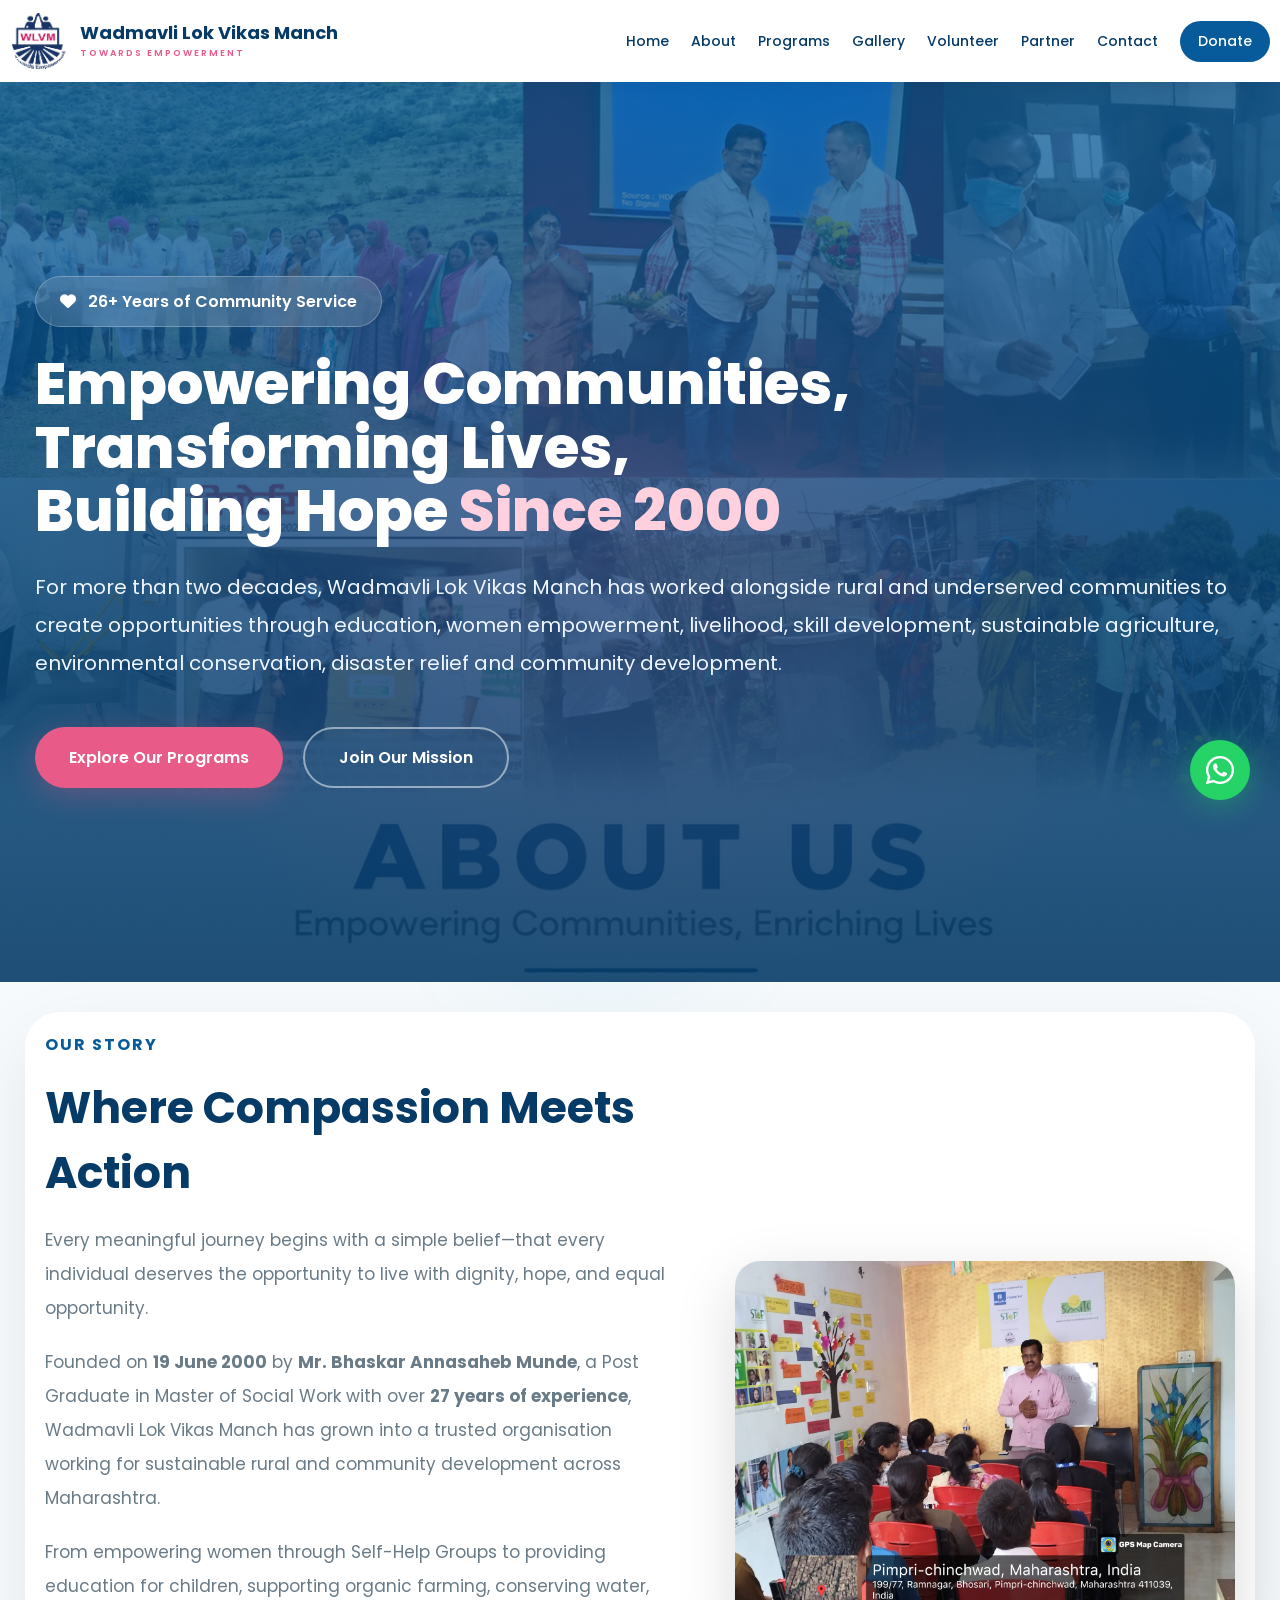
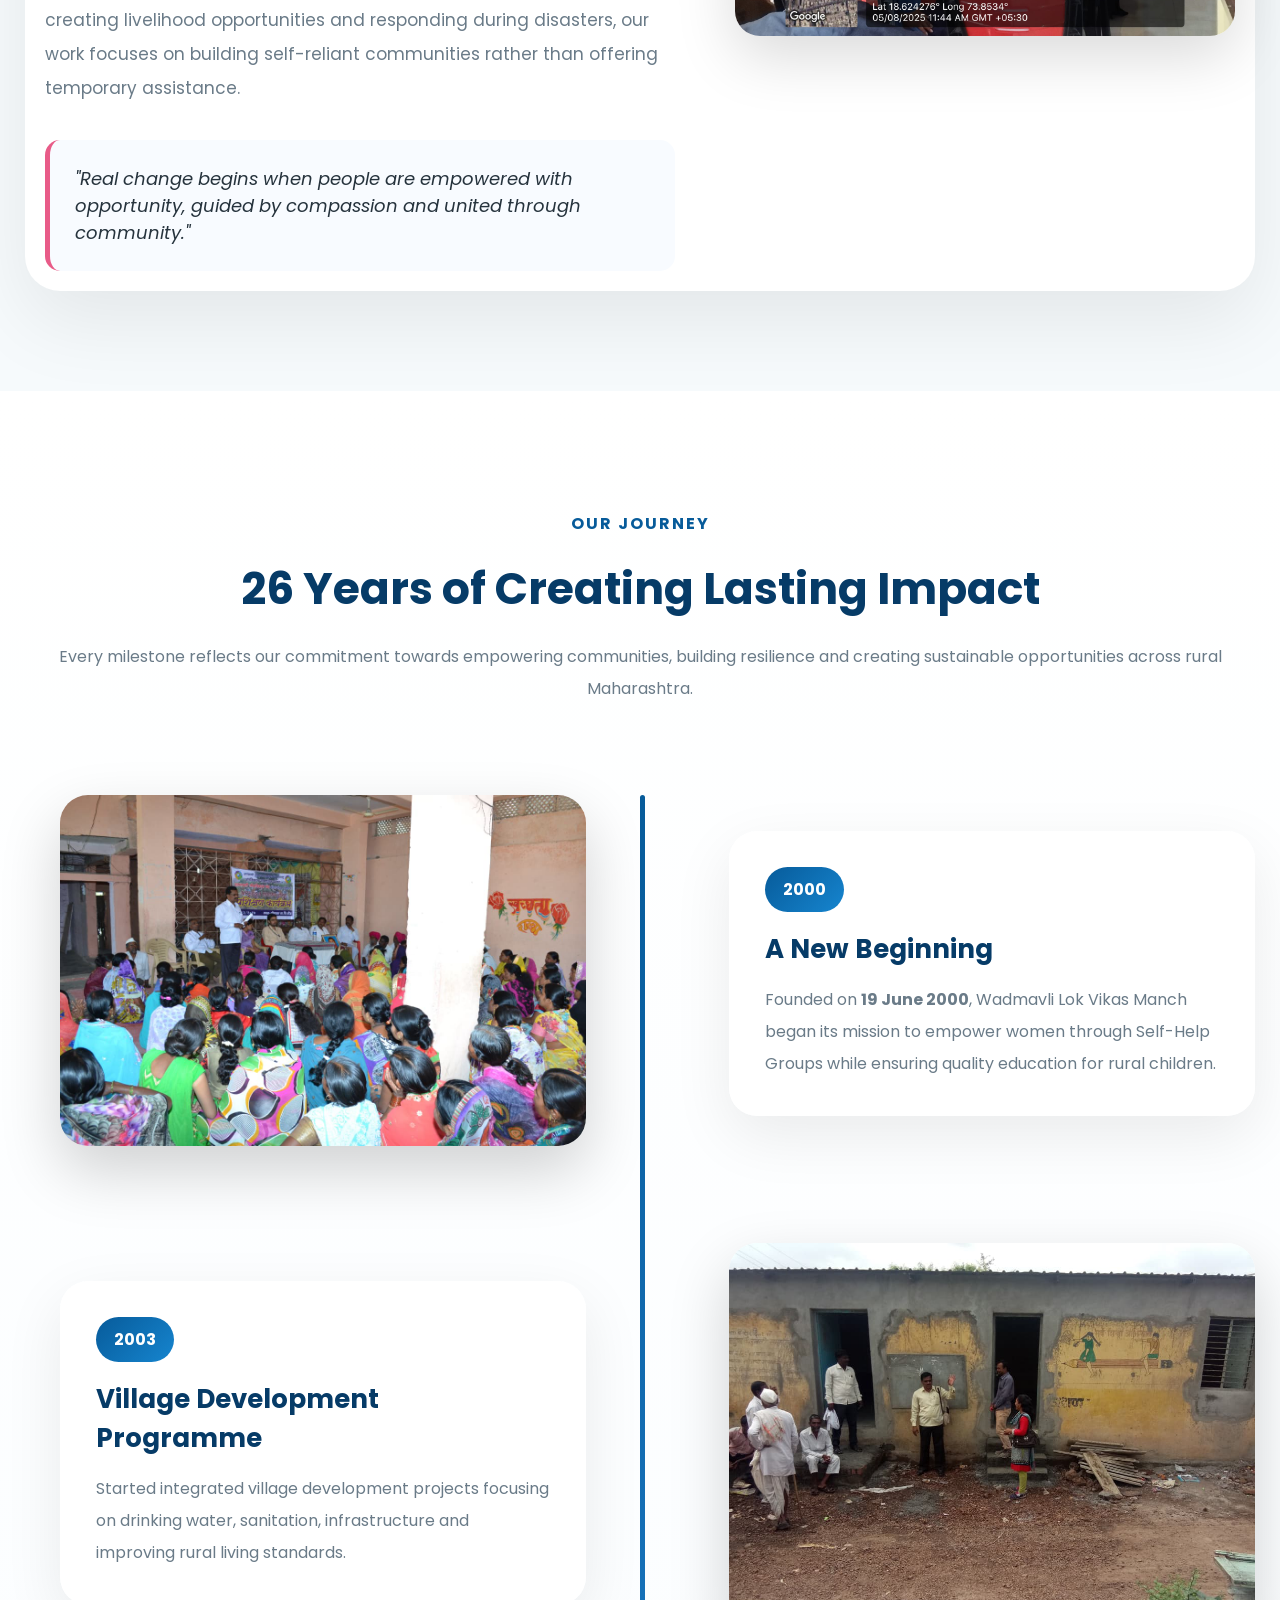
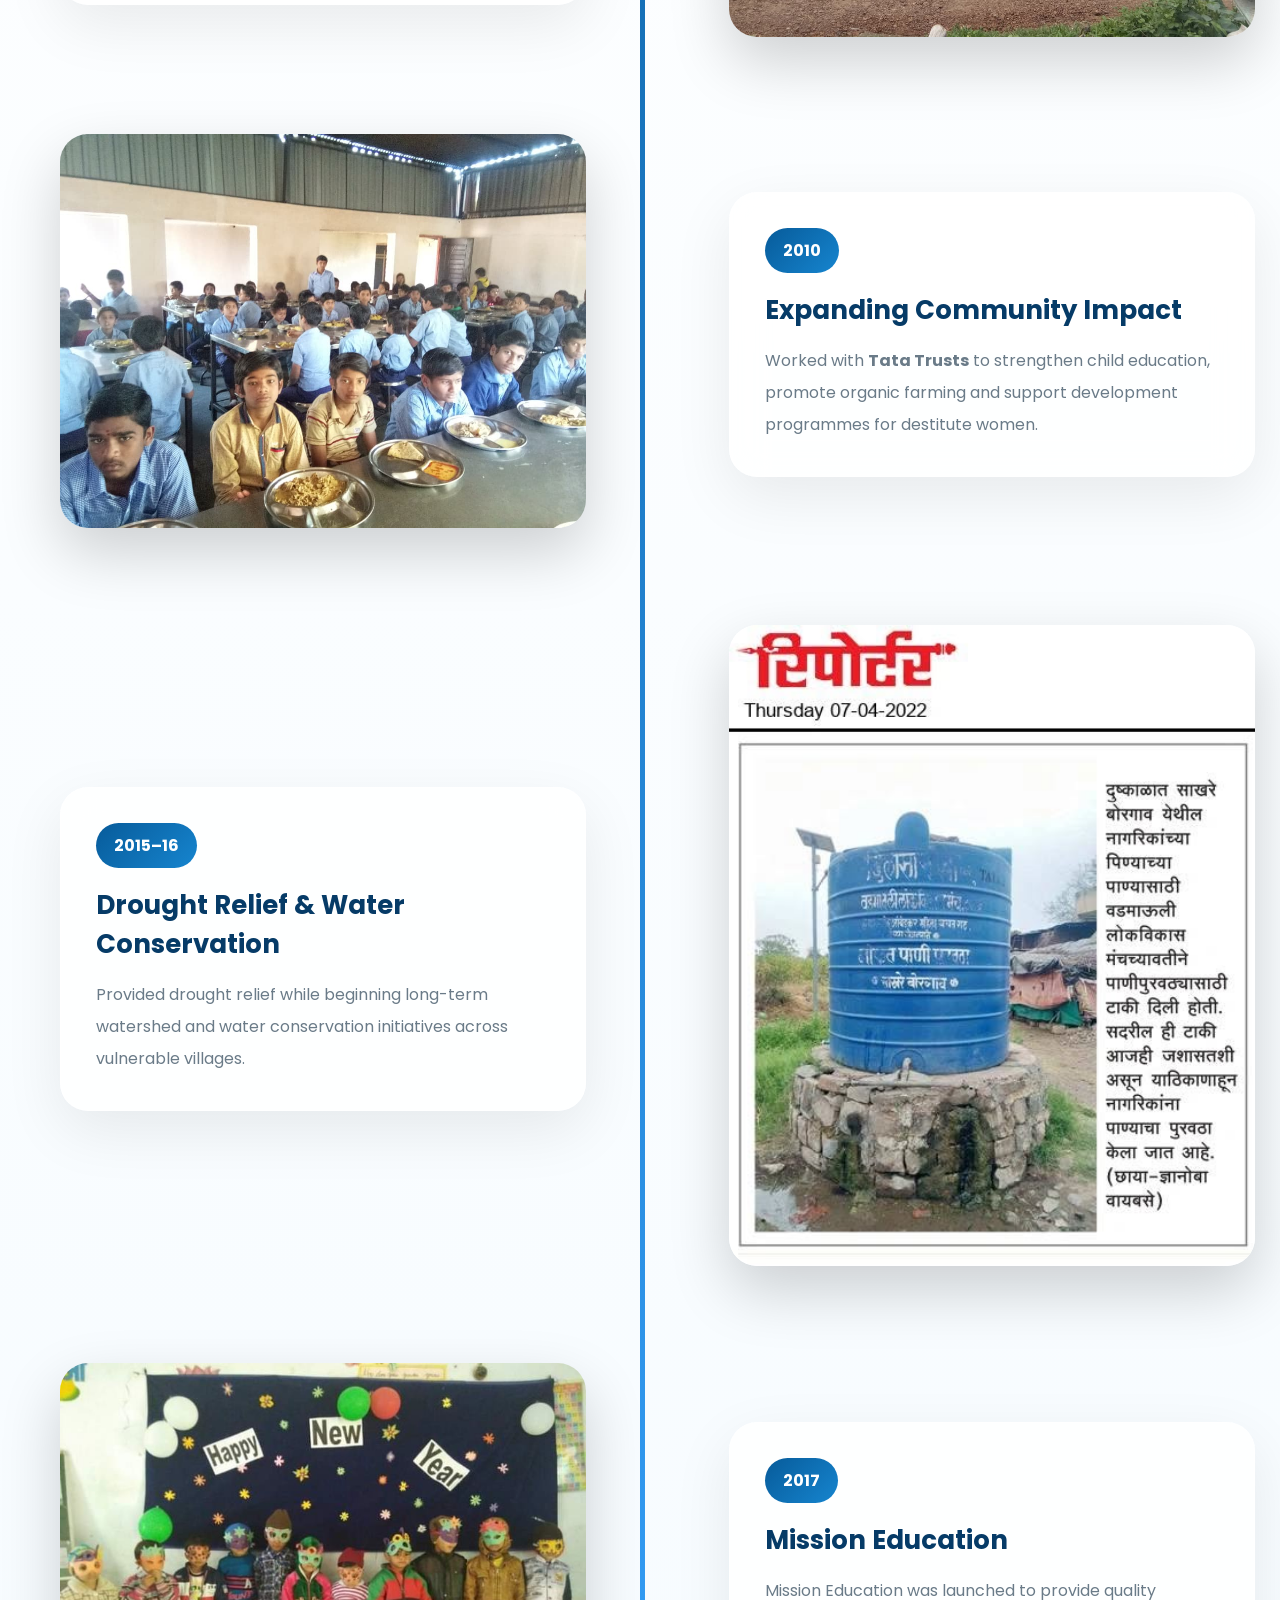
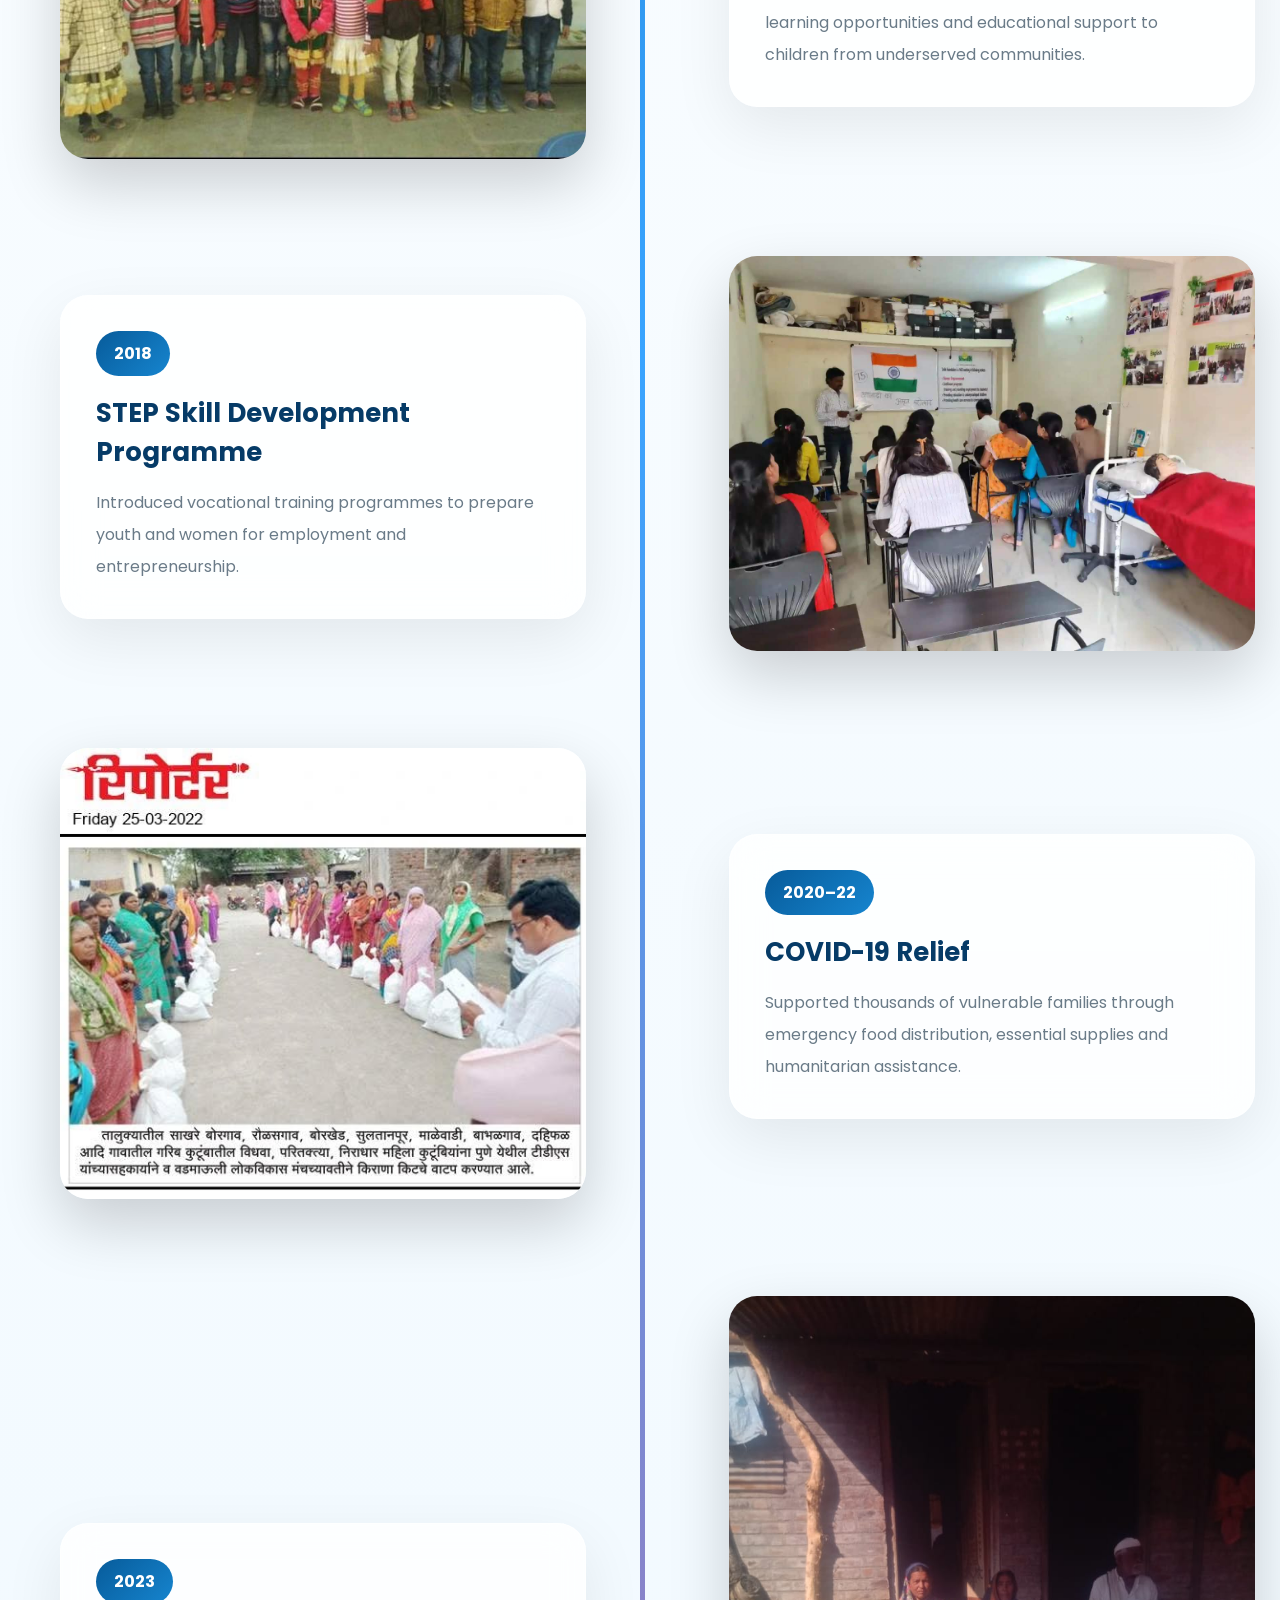
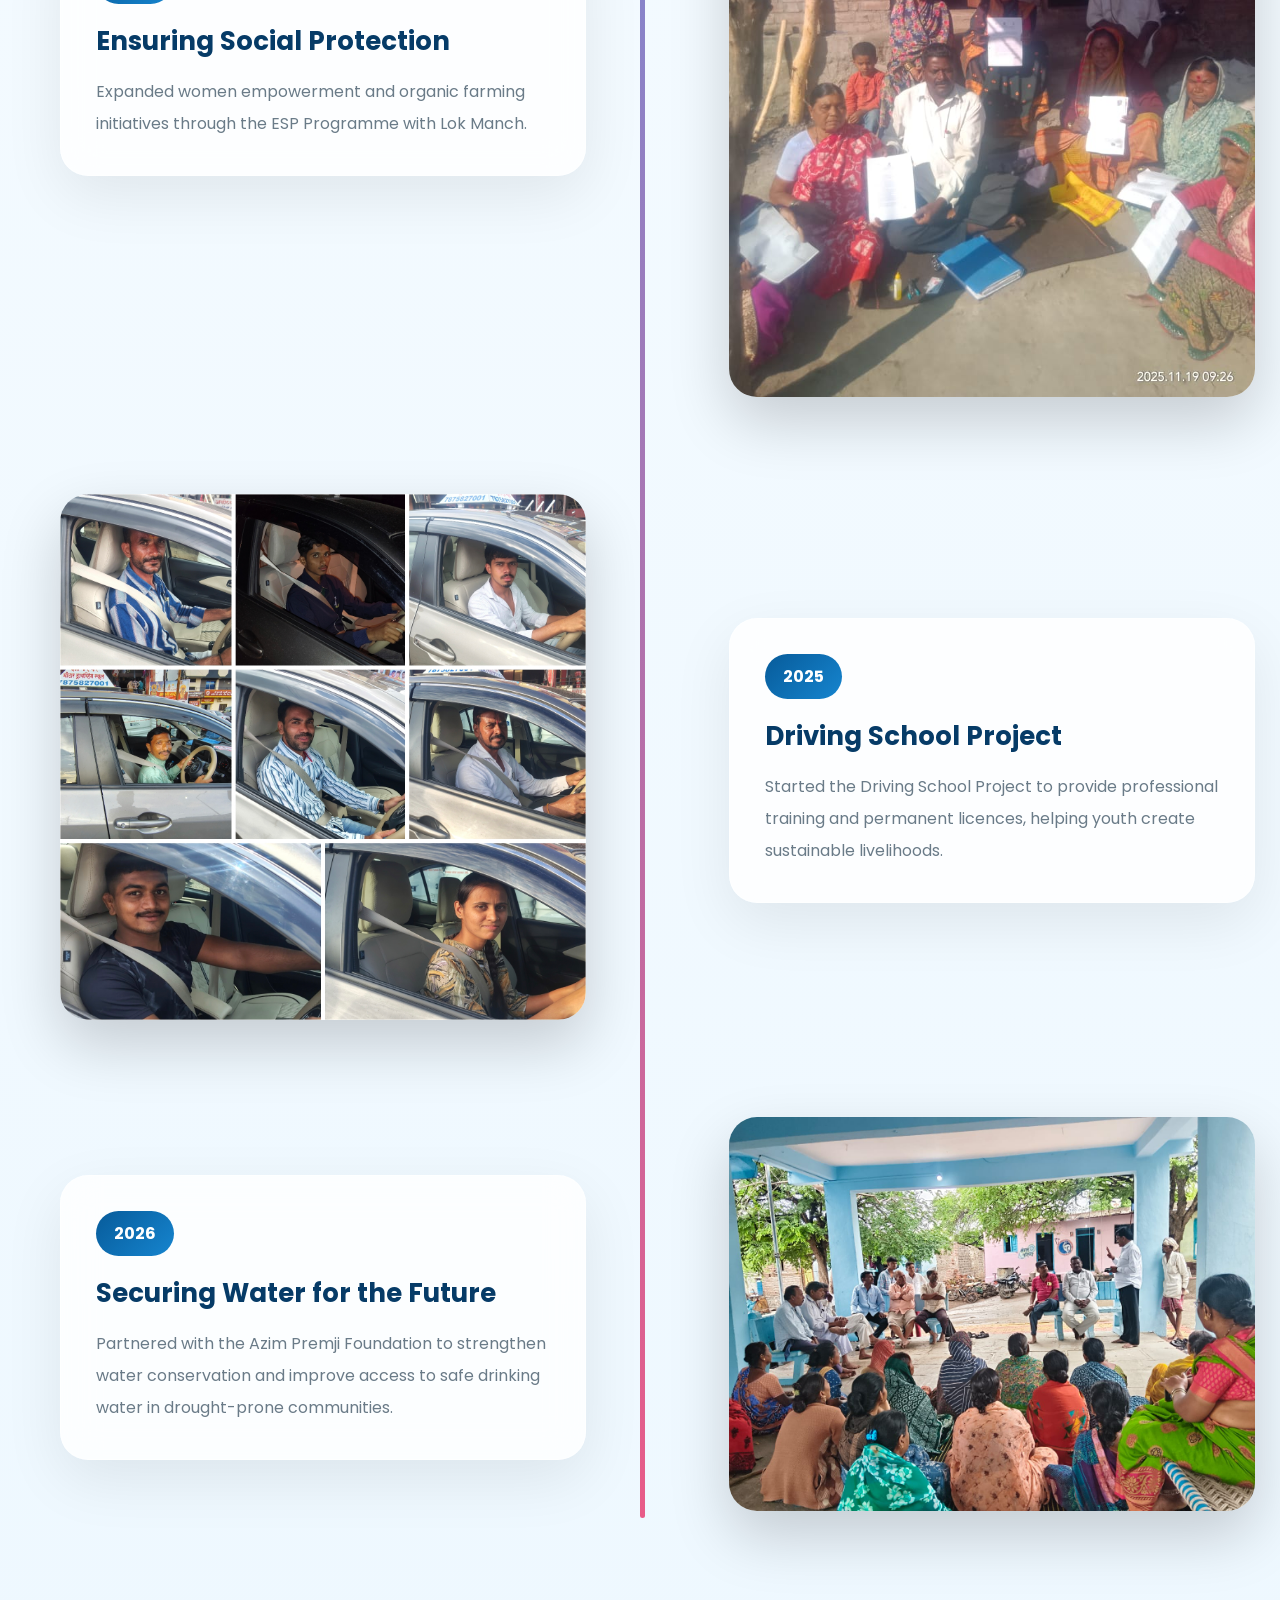
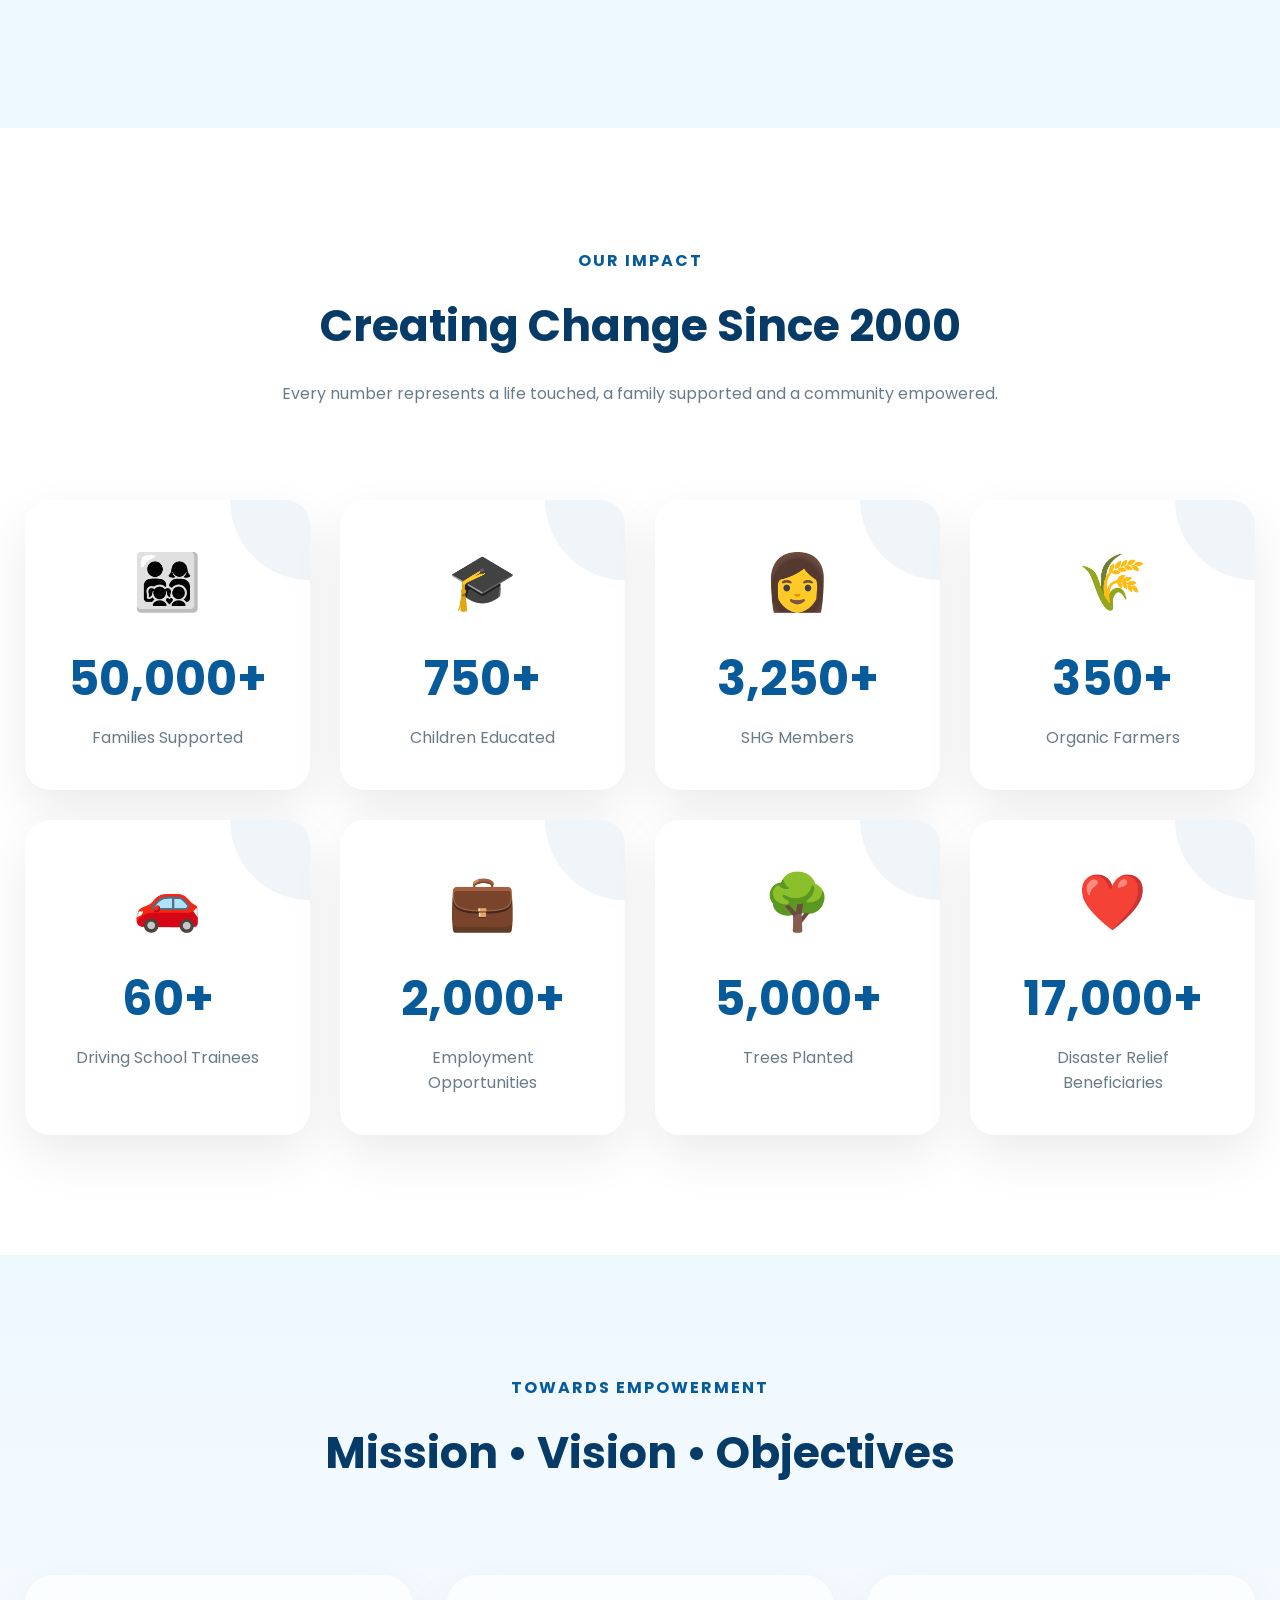
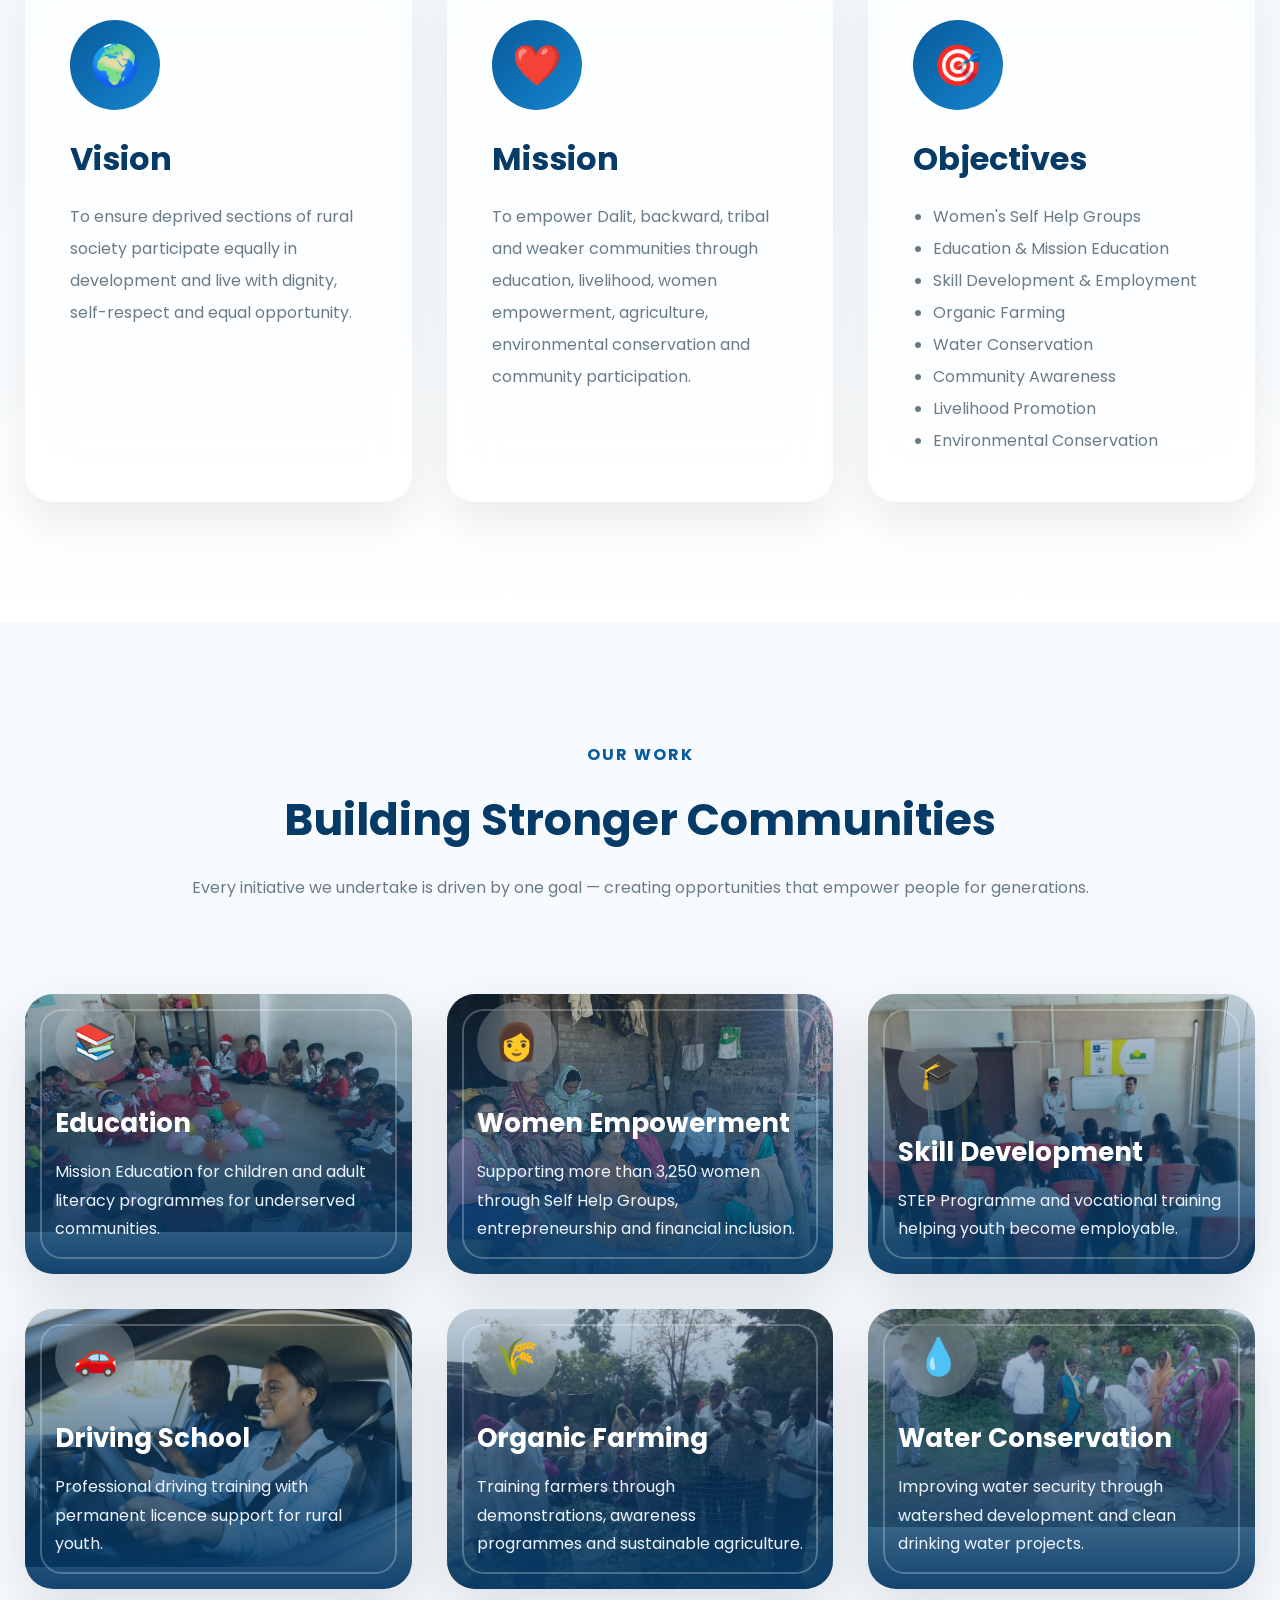
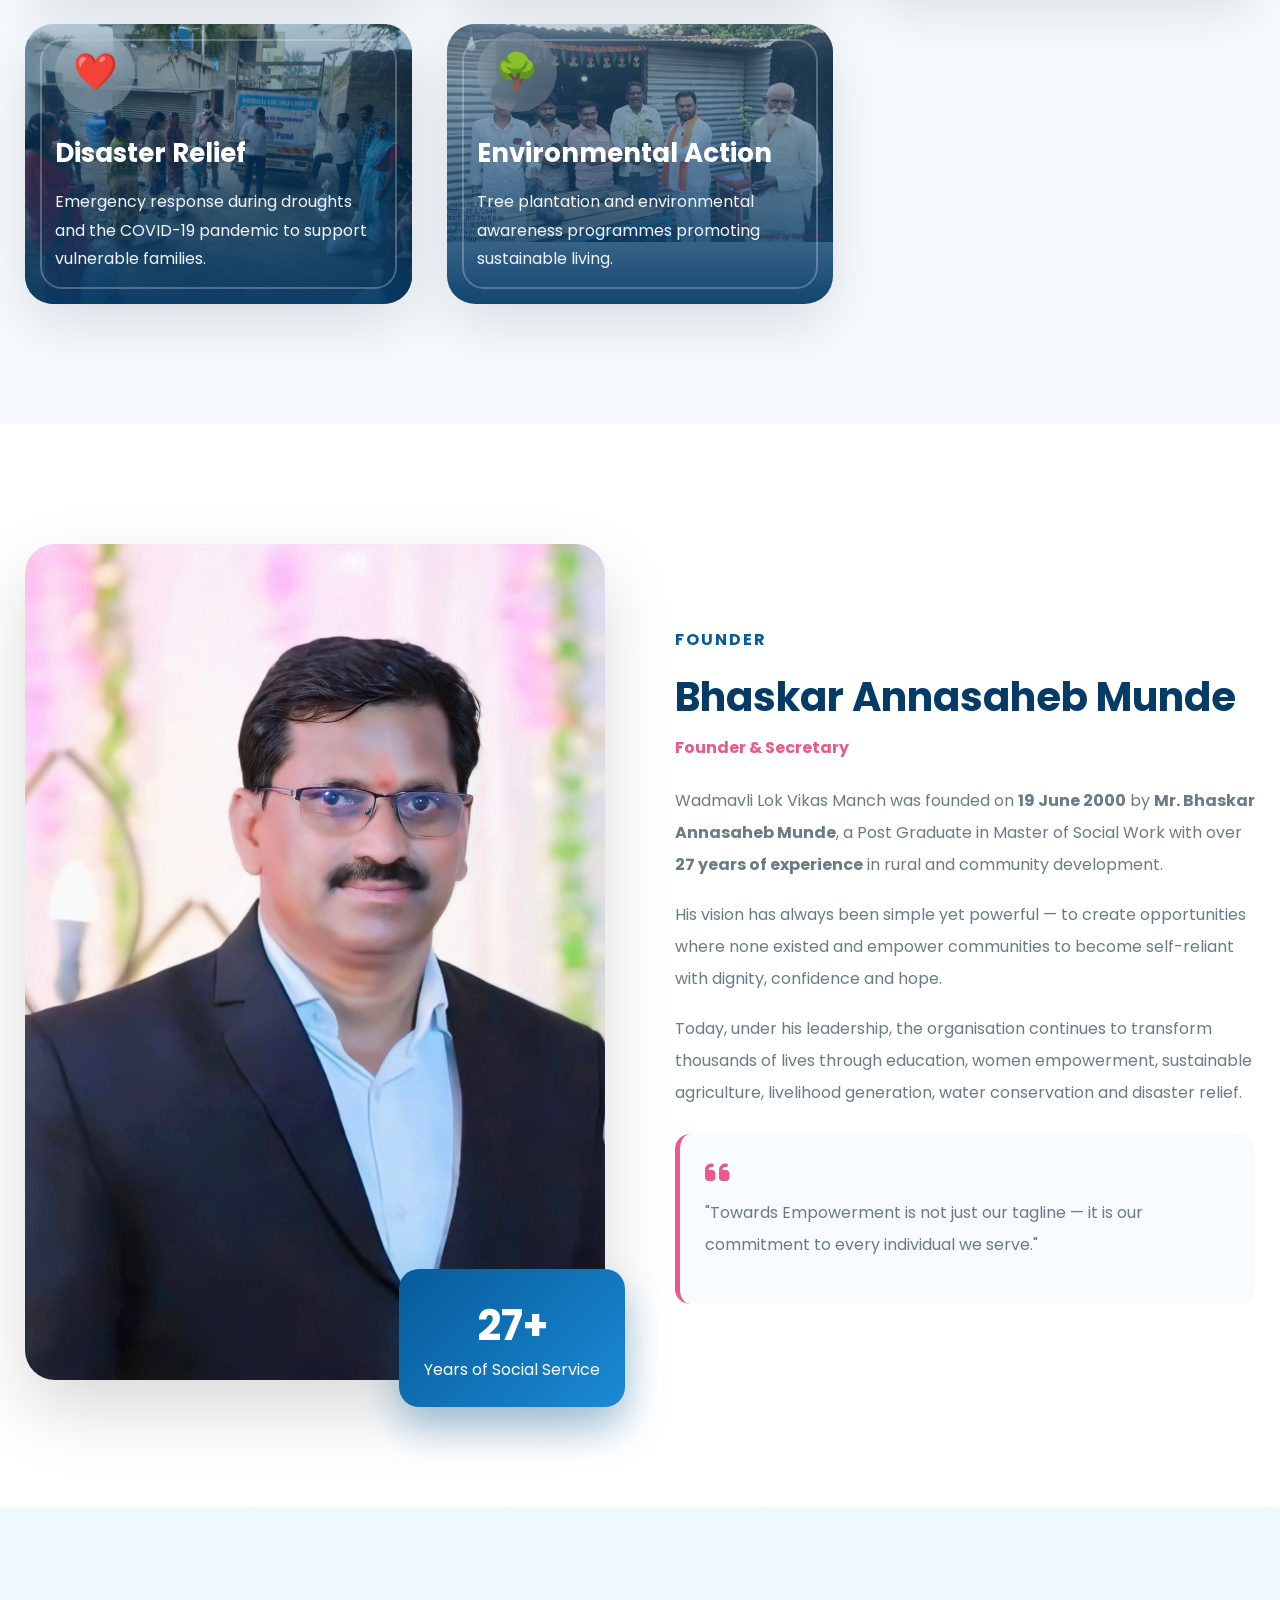
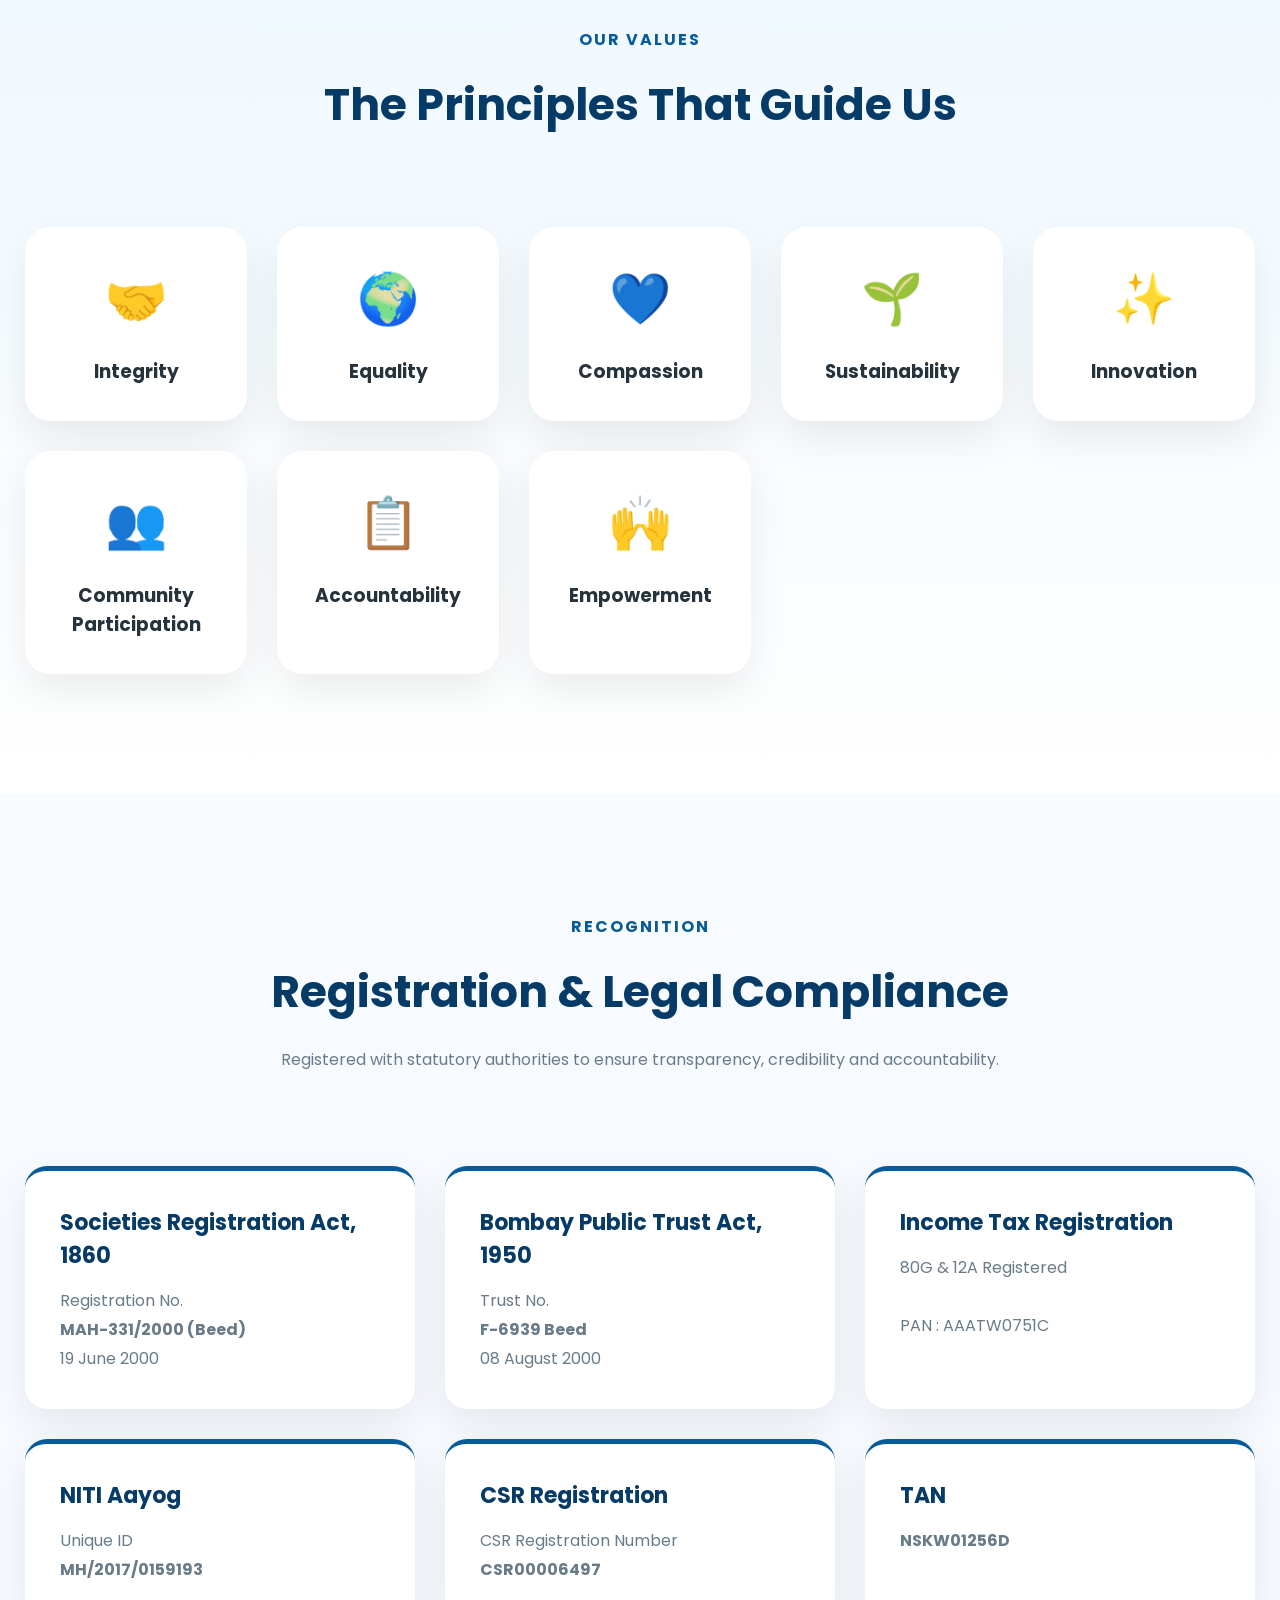
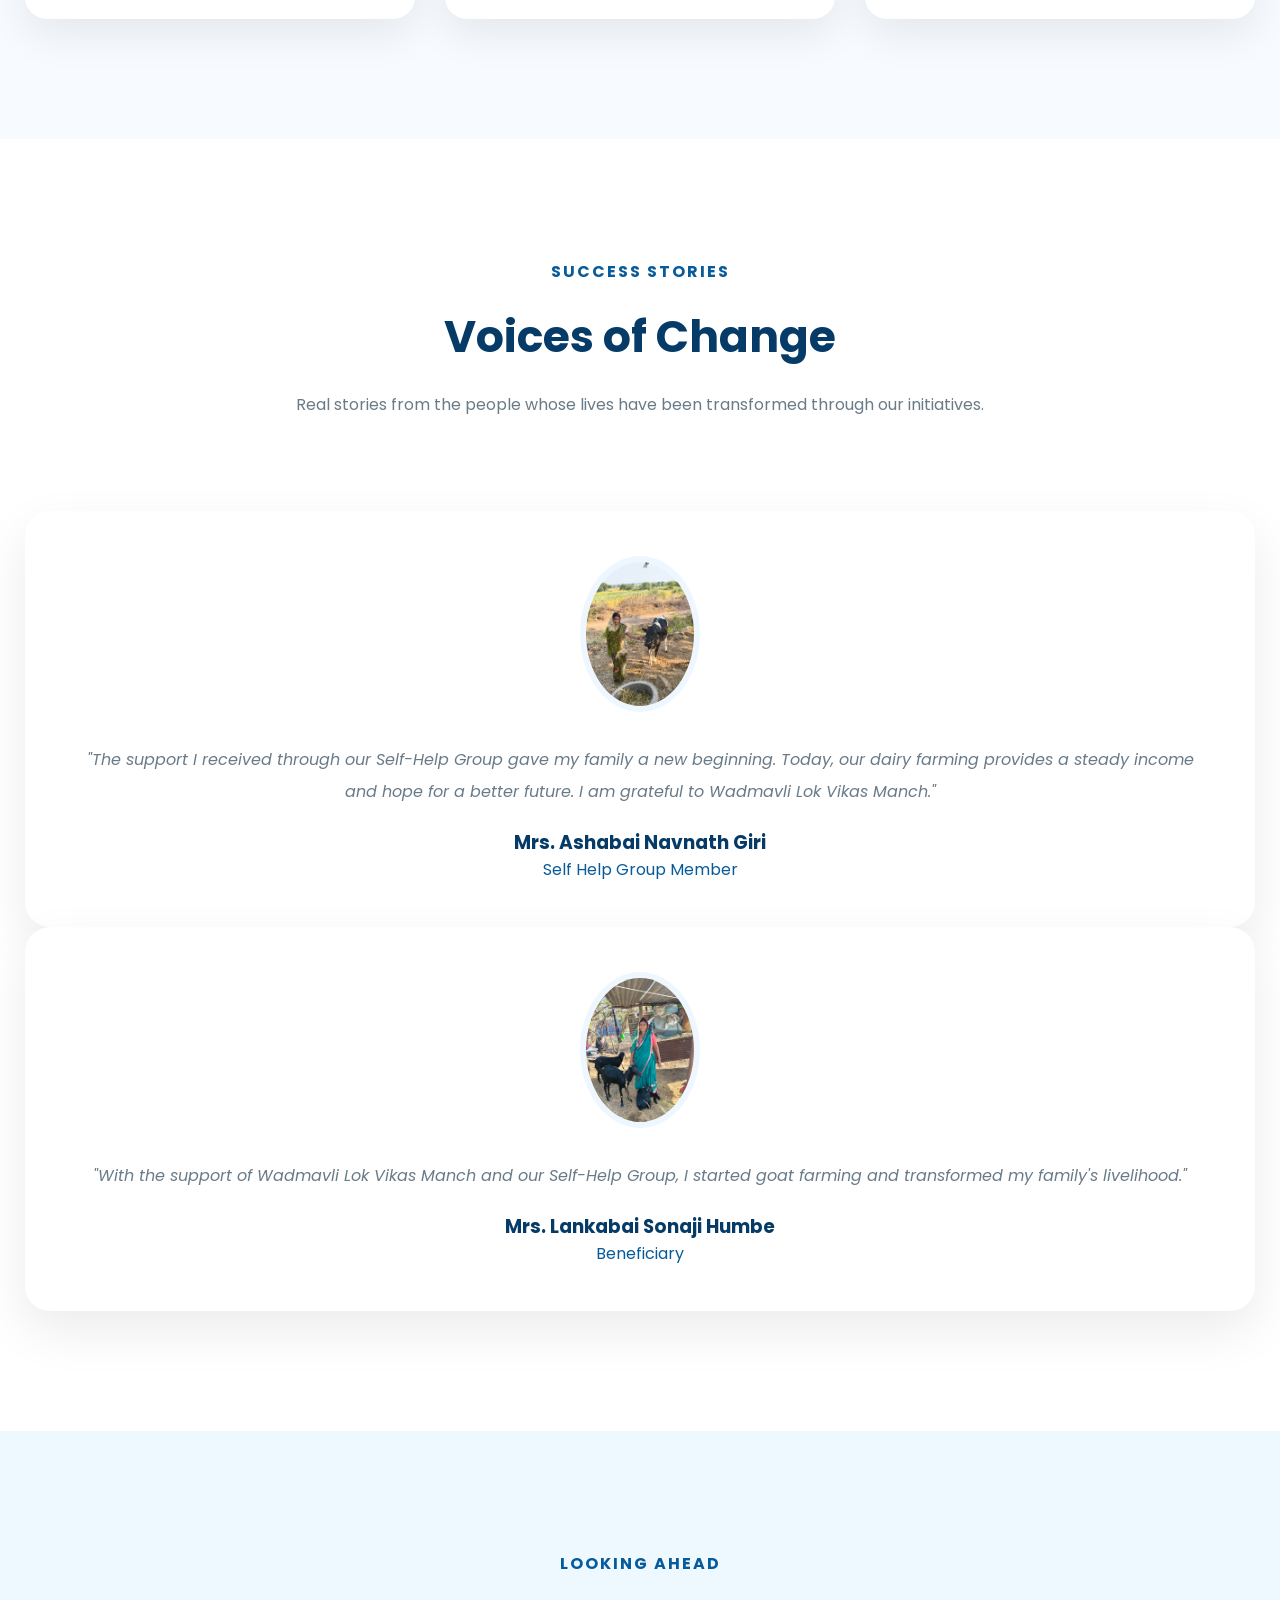
<file: about.html>
<!DOCTYPE html>
<html lang="en">
<head>
<meta charset="UTF-8">
<meta name="viewport" content="width=device-width, initial-scale=1.0, maximum-scale=1.0, user-scalable=no">

<title>About Us | Wadmavli Lok Vikas Manch</title>

<meta name="description" 
 content="Learn about Wadmavli Lok Vikas Manch, a non-profit organization empowering rural communities through education, women empowerment, sustainable agriculture, livelihood, skill development, disaster relief and environmental conservation since 2000.">

<meta name="keywords" content="NGO Maharashtra, Beed NGO, Pune NGO, Rural Development NGO, Women Empowerment, Education NGO, Organic Farming, Water Conservation">

<link rel="preconnect" href="https://fonts.googleapis.com">
<link rel="preconnect" href="https://fonts.gstatic.com" crossorigin>

<link href="https://fonts.googleapis.com/css2?family=Poppins:wght@300;400;500;600;700;800&display=swap" rel="stylesheet">

<link href="https://cdnjs.cloudflare.com/ajax/libs/font-awesome/6.6.0/css/all.min.css" rel="stylesheet">

<link href="https://unpkg.com/aos@2.3.4/dist/aos.css" rel="stylesheet">
 <link rel="stylesheet" href="style.css" />
<script src="script.js" defer></script>

<style>

:root{

--blue:#075b9a;
--dark:#063b67;
--pink:#e85b88;
--light:#f6fafc;
--text:#26333d;
--muted:#6a7b88;

}

*{
margin:0;
padding:0;
box-sizing:border-box;
scroll-behavior:smooth;
}

body{

font-family:Poppins,sans-serif;
background:var(--light);
color:var(--text);
overflow-x:hidden;

}

section{

padding:100px 7%;

}

.container{
    width: 94%;
    max-width: 1400px;
    margin: auto;
    padding: 0 15px;
}
 

/*=========================
Floating Background
=========================*/

.blob{

position:absolute;
border-radius:50%;
filter:blur(70px);
opacity:.25;
animation:float 12s ease-in-out infinite;

}

.blob.one{

width:280px;
height:280px;
background:#075b9a;
left:-100px;
top:120px;

}

.blob.two{

width:240px;
height:240px;
background:#e85b88;
right:-60px;
top:350px;

animation-delay:3s;

}

.blob.three{

width:180px;
height:180px;
background:#4ab8ff;
left:40%;
bottom:-50px;

animation-delay:6s;

}

@keyframes float{

0%{

transform:translateY(0px);

}

50%{

transform:translateY(-35px);

}

100%{

transform:translateY(0);

}

}
/* =========================
   HEADER
========================= */

header {
  background: white;
  position: sticky;
  top: 0;
  z-index: 1000;
  box-shadow: 0 4px 20px rgba(0,0,0,.06);
}
.navbar {
  min-height: 82px;
  display: flex;
  align-items: center;
  justify-content: space-between;
  gap: 25px;
}
.logo-area {
  display: flex;
  align-items: center;
  gap: 12px;
}
.logo-image {
  width: 58px;
  height: 58px;
  object-fit: contain;
  border-radius: 50%;
}
.logo-text h2 {
  font-size: 18px;
  color: var(--dark);
  line-height: 1.2;
}
.logo-text span {
  display: block;
  color: var(--pink);
  font-size: 9px;
  letter-spacing: 2px;
  font-weight: 600;
  margin-top: 4px;
}
nav {
  display: flex;
  align-items: center;
  gap: 22px;
}
nav a {
  color: var(--dark);
  font-size: 14px;
  font-weight: 500;
 text-decoration: none;
  transition: .3s;
}
nav a:hover {
  color: var(--blue);
}
.nav-donate {
  background: var(--blue);
  color: white !important;
  padding: 10px 18px;
  border-radius: 25px;
}
.mobile-menu-btn {
  display: none;
  border: 0;
  background: none;
  color: var(--dark);
  font-size: 24px;
  cursor: pointer;
  padding: 8px;
}
@media (max-width:950px) {
  nav { display: none; }
  .mobile-menu-btn { display: flex; flex-shrink: 0; }
  .navbar { position: relative; }
  .navbar.mobile-open nav {
    display: flex;
    position: absolute;
    top: 100%;
    right: 0;
    width: 220px;
    flex-direction: column;
    align-items: stretch;
    gap: 0;
    background: white;
    padding: 10px 0;
    border-radius: 0 0 16px 16px;
    box-shadow: 0 12px 30px rgba(0,0,0,.15);
    z-index: 2000;
  }
  .navbar.mobile-open nav a {
    display: block;
    width: 100%;
    padding: 13px 20px;
    text-align: left;
    box-sizing: border-box;
  }
  .navbar.mobile-open nav a:hover {
    background: #f1f7fb;
  }
  .navbar.mobile-open .nav-donate {
    margin: 8px 12px;
    width: auto;
    text-align: center;
  }
}
/*=====================
Hero - Enhanced with better visibility
=====================*/


.hero{
    position:relative;
    min-height:100vh;
    display:flex;
    align-items:center;
    overflow:hidden;

    background-image:
        linear-gradient(
            rgba(7,91,154,.75),
            rgba(6,59,103,.90)
        ),
        url("about-hero.png");

    background-size:cover;
    background-position:center center;
    background-repeat:no-repeat;
    background-attachment:fixed;
}

/* Hero overlay glow effect */
.hero::before{
    content:'';
    position:absolute;
    top:0;
    left:0;
    right:0;
    bottom:0;
    background:radial-gradient(ellipse at center, rgba(232,91,136,.15), transparent 70%);
    z-index:1;
}

.hero-content{
    position:relative;
    z-index:5;
    max-width:780px;
    color:white;
    padding:80px 0;
}
.badge{

display:inline-flex;
align-items:center;
gap:12px;

padding:12px 24px;

border-radius:50px;

background:rgba(255,255,255,.15);

backdrop-filter:blur(20px);

border:1px solid rgba(255,255,255,.25);

font-weight:600;

margin-bottom:25px;
transition:.3s;
}

.badge:hover{
    background:rgba(255,255,255,.25);
    transform:translateY(-2px);
}

.hero h1{

font-size:58px;

font-weight:800;

line-height:1.1;

margin-bottom:25px;

}

.hero h1 span{
    color:#ffd1df;
}

.hero p{

font-size:20px;

line-height:1.9;

color:#eef5ff;

margin-bottom:45px;

}

.hero-buttons{

display:flex;
gap:20px;
flex-wrap:wrap;

}

.btn{

padding:16px 34px;

border-radius:50px;

text-decoration:none;

font-weight:600;

transition:.4s;

display:inline-flex;

align-items:center;

gap:12px;

}

.btn-primary{

background:#e85b88;

color:white;

box-shadow:0 8px 30px rgba(232,91,136,.3);

}

.btn-primary:hover{

transform:translateY(-8px);

box-shadow:0 18px 40px rgba(232,91,136,.45);

}

.btn-outline{

border:2px solid rgba(255,255,255,.5);

color:white;

backdrop-filter:blur(20px);

}

.btn-outline:hover{

background:white;
color:var(--blue);
transform:translateY(-8px);
box-shadow:0 18px 40px rgba(0,0,0,.2);

}

/*==================
Story
==================*/

.story{

position:relative;

margin-top:-70px;

z-index:20;

}

.story-card{

background:white;

border-radius:35px;

padding:70px;

box-shadow:0 30px 80px rgba(0,0,0,.08);

display:grid;

grid-template-columns:1fr 500px;

gap:60px;

align-items:center;

}

.story-image{

position:relative;

}

.story-image img{

width:100%;

border-radius:25px;

box-shadow:0 20px 60px rgba(0,0,0,.15);

}

.floating-card{

position:absolute;

right:-30px;
bottom:-30px;

background:white;

padding:25px;

border-radius:20px;

box-shadow:0 25px 60px rgba(0,0,0,.12);

width:220px;

animation:float 6s infinite;

}

.floating-card h3{

color:var(--blue);

font-size:34px;

margin-bottom:8px;

}

.story-text span{

color:var(--blue);

font-weight:700;

letter-spacing:2px;

text-transform:uppercase;

}

.story-text h2{

font-size:44px;

margin:18px 0;

color:var(--dark);

}

.story-text p{

line-height:2;

font-size:17px;

color:var(--muted);

margin-bottom:20px;

}

.quote{

margin-top:35px;

padding:25px;

border-left:5px solid var(--pink);

background:#f8fbff;

border-radius:15px;

font-style:italic;

font-size:18px;

}

/* =========================
   SCROLL TOP BUTTON
========================= */

.scroll-top{
    position:fixed;
    bottom:30px;
    right:30px;
    width:45px;
    height:45px;
    border-radius:50%;
    background:var(--pink);
    color:white;
    border:none;
    font-size:18px;
    cursor:pointer;
    box-shadow:0 8px 25px rgba(232,91,136,.3);
    transition:.3s;
    opacity:0;
    transform:translateY(20px);
    z-index:999;
}

.scroll-top.visible{
    opacity:1;
    transform:translateY(0);
}

.scroll-top:hover{
    background:var(--dark);
    transform:translateY(-3px);
    box-shadow:0 12px 30px rgba(6,59,103,.35);
}

/* Responsive */
@media(max-width:991px){

.hero h1{

font-size:40px;

}

.story-card{

grid-template-columns:1fr;

padding:40px;

}

.story-image{

order:-1;

}

}

@media(max-width:768px){

    /* Prevent horizontal overflow */
    html, body {
        width: 100%;
        max-width: 100%;
        overflow-x: hidden;
    }

    /* ========================================= */
    /* FIX: Container - Full width on mobile */
    /* ========================================= */
    .container {
        width: 98% !important;
        max-width: 100% !important;
        padding: 0 10px !important;
        margin: auto !important;
        overflow: hidden !important;
    }

    section {
        padding: 70px 15px !important;
        width: 100%;
        max-width: 100%;
        box-sizing: border-box;
    }

    /* Hero Mobile Fixes */
    .hero {
        min-height: 85vh;
        padding: 0 15px;
        text-align: center;
        background-attachment: scroll;
        background-position: center 30%;
    }

    .hero-content {
        width: 100%;
        max-width: 100%;
        padding: 60px 10px 80px;
    }

    .badge {
        font-size: 12px;
        padding: 9px 16px;
        gap: 8px;
        margin-bottom: 20px;
        display: inline-flex;
    }

    .hero h1 {
        font-size: 30px;
        line-height: 1.25;
        margin-bottom: 20px;
    }

    .hero p {
        font-size: 14px;
        line-height: 1.8;
        margin-bottom: 30px;
        color: #e8f0f8;
    }

    .hero-buttons {
        width: 100%;
        gap: 12px;
        justify-content: center;
    }

    .hero-buttons .btn {
        width: 100%;
        max-width: 280px;
        padding: 13px 20px;
        font-size: 14px;
        justify-content: center;
    }

    .btn-primary {
        box-shadow: 0 8px 25px rgba(232, 91, 136, 0.25);
    }

    /* STORY */
    .story {
        padding: 50px 15px 70px;
        margin-top: -35px;
    }

    .story-card {
        display: flex;
        flex-direction: column;
        gap: 30px;
        padding: 20px !important;
        border-radius: 25px;
        width: 100%;
    }

    .story-text {
        order: 2;
    }

    .story-image {
        order: 1;
        width: 100%;
    }

    .story-image img {
        width: 100%;
        height: auto;
        display: block;
        border-radius: 20px;
    }

    .story-text span {
        font-size: 12px;
        letter-spacing: 1.5px;
    }

    .story-text h2 {
        font-size: 28px;
        line-height: 1.3;
        margin: 12px 0 16px;
    }

    .story-text p {
        font-size: 14px;
        line-height: 1.8;
        margin-bottom: 15px;
    }

    .quote {
        margin-top: 25px;
        padding: 18px;
        font-size: 14px;
        line-height: 1.7;
    }

    .floating-card {
        display: none !important;
    }

    /* JOURNEY */
    .journey {
        padding: 70px 15px !important;
    }

    .journey .section-heading {
        margin-bottom: 40px;
    }

    .journey .section-heading h2 {
        font-size: 28px;
        line-height: 1.3;
    }

    .journey .section-heading p {
        font-size: 14px;
        line-height: 1.75;
    }

    .timeline {
        padding-left: 0;
    }

    .timeline::before {
        left: 12px;
        width: 3px;
    }

    .timeline-row,
    .timeline-row.right {
        display: flex;
        flex-direction: column;
        align-items: stretch;
        gap: 0;
        padding-left: 32px;
        margin: 50px 0;
    }

    .timeline-image {
        width: 100%;
    }

    .timeline-image img {
        width: 100%;
        height: auto;
        display: block;
        border-radius: 18px;
    }

    .timeline-card {
        width: 100%;
        margin-top: 18px;
        padding: 22px;
        border-radius: 20px;
    }

    .timeline-card h3 {
        font-size: 21px;
        line-height: 1.35;
        margin-bottom: 12px;
    }

    .timeline-card p {
        font-size: 14px;
        line-height: 1.75;
    }

    .year {
        font-size: 12px;
        padding: 8px 14px;
        margin-bottom: 14px;
    }

    .floating-icon {
        display: none !important;
    }

    /* IMPACT */
    .impact {
        padding: 70px 15px !important;
    }

    .impact .section-heading {
        margin-bottom: 35px;
    }

    .impact .section-heading h2 {
        font-size: 28px;
        line-height: 1.3;
    }

    .impact .section-heading p {
        font-size: 14px;
        line-height: 1.75;
    }

    .impact-grid {
        display: grid;
        grid-template-columns: 1fr 1fr;
        gap: 15px;
        margin-top: 35px;
        width: 100%;
    }

    .impact-card {
        padding: 22px 14px;
        border-radius: 20px;
        min-height: 170px;
        display: flex;
        flex-direction: column;
        align-items: center;
        justify-content: center;
        text-align: center;
    }

    .impact-icon {
        font-size: 38px;
        margin-bottom: 12px;
    }

    .impact-card h2 {
        font-size: 30px;
        line-height: 1.1;
        margin-bottom: 8px;
    }

    .impact-card p {
        font-size: 12px;
        line-height: 1.5;
    }

    /* MISSION */
    .mission-section {
        padding: 70px 15px !important;
    }

    .mission-section .section-heading {
        margin-bottom: 35px;
    }

    .mission-section .section-heading h2 {
        font-size: 28px;
        line-height: 1.3;
    }

    .mission-section .section-heading p {
        font-size: 14px;
        line-height: 1.75;
    }

    .mission-grid {
        display: grid;
        grid-template-columns: 1fr;
        gap: 20px;
        margin-top: 35px;
        width: 100%;
    }

    .glass-card {
        width: 100%;
        padding: 25px 22px;
        border-radius: 24px;
        text-align: left;
    }

    .glass-icon {
        width: 65px;
        height: 65px;
        font-size: 30px;
        margin-bottom: 18px;
    }

    .glass-card h3 {
        font-size: 24px;
        line-height: 1.3;
        margin-bottom: 12px;
    }

    .glass-card p {
        font-size: 14px;
        line-height: 1.75;
    }

    .glass-card ul {
        padding-left: 20px;
        font-size: 14px;
        line-height: 1.8;
    }

    .glass-card li {
        margin-bottom: 7px;
    }

    /* WORK SECTION */
    .work-section {
        padding: 70px 15px !important;
    }

    .work-section .section-heading {
        margin-bottom: 35px;
    }

    .work-section .section-heading h2 {
        font-size: 28px;
        line-height: 1.3;
    }

    .work-section .section-heading p {
        font-size: 14px;
        line-height: 1.75;
    }

    .work-grid {
        display: grid;
        grid-template-columns: 1fr;
        gap: 20px;
        margin-top: 35px;
        width: 100%;
    }

    .work-card {
        width: 100%;
        height: 300px;
        min-height: 300px;
        border-radius: 22px;
        overflow: hidden;
    }

    .work-card img {
        width: 100%;
        height: 100%;
        object-fit: cover;
    }

    .work-content {
        padding: 22px;
    }

    .work-content h3 {
        font-size: 21px;
        line-height: 1.3;
        margin-bottom: 10px;
    }

    .work-content p {
        font-size: 13px;
        line-height: 1.65;
    }

    .work-icon {
        width: 50px;
        height: 50px;
        font-size: 22px;
        margin-bottom: 15px;
    }

    /* FOUNDER */
    .founder-section {
        padding: 70px 15px !important;
    }

    .founder-grid {
        display: flex;
        flex-direction: column;
        gap: 35px;
        align-items: stretch;
        width: 100%;
    }

    .founder-image {
        width: 100%;
    }

    .founder-image img {
        width: 100%;
        height: auto;
        display: block;
        border-radius: 22px;
    }

    .experience-box {
        position: static;
        display: block;
        width: max-content;
        max-width: 100%;
        margin: 18px auto 0;
        padding: 18px 25px;
        border-radius: 18px;
    }

    .experience-box h2 {
        font-size: 32px;
        line-height: 1;
    }

    .experience-box p {
        font-size: 12px;
        margin: 7px 0 0;
    }

    .founder-content {
        width: 100%;
    }

    .founder-content .section-tag {
        font-size: 12px;
        letter-spacing: 1.5px;
    }

    .founder-content h2 {
        font-size: 28px;
        line-height: 1.3;
        margin: 12px 0 8px;
    }

    .founder-content h4 {
        font-size: 15px;
        line-height: 1.5;
        margin-bottom: 20px;
    }

    .founder-content p {
        font-size: 14px;
        line-height: 1.8;
        margin-bottom: 15px;
    }

    .quote-box {
        margin-top: 22px;
        padding: 20px;
        border-left-width: 4px;
        border-radius: 14px;
    }

    .quote-box i {
        font-size: 24px;
    }

    /* VALUES */
    .values-section {
        padding: 70px 15px !important;
    }

    .values-section .section-heading {
        margin-bottom: 35px;
    }

    .values-section .section-heading h2 {
        font-size: 28px;
        line-height: 1.3;
    }

    .values-grid {
        display: grid;
        grid-template-columns: 1fr 1fr;
        gap: 15px;
        margin-top: 35px;
        width: 100%;
    }

    .value-card {
        padding: 22px 12px;
        min-height: 145px;
        border-radius: 20px;
        display: flex;
        flex-direction: column;
        align-items: center;
        justify-content: center;
    }

    .value-icon {
        font-size: 36px;
        margin-bottom: 10px;
    }

    .value-card h3 {
        font-size: 16px;
        line-height: 1.3;
        margin: 0;
    }

    /* REGISTRATION */
    .registration-section {
        padding: 70px 15px !important;
    }

    .registration-section .section-heading {
        margin-bottom: 35px;
    }

    .registration-section .section-heading h2 {
        font-size: 28px;
        line-height: 1.3;
    }

    .registration-section .section-heading p {
        font-size: 14px;
        line-height: 1.75;
    }

    .registration-grid {
        display: grid;
        grid-template-columns: 1fr;
        gap: 18px;
        margin-top: 35px;
        width: 100%;
    }

    .reg-card {
        width: 100%;
        padding: 24px 22px;
        border-radius: 20px;
        border-top-width: 4px;
    }

    .reg-card h3 {
        font-size: 20px;
        line-height: 1.4;
        margin-bottom: 12px;
    }

    .reg-card p {
        font-size: 14px;
        line-height: 1.75;
    }

    .reg-card strong {
        font-size: 15px;
    }

    /* TESTIMONIALS */
    .testimonial-section {
        padding: 70px 15px !important;
    }

    .testimonial-section .section-heading {
        margin-bottom: 35px;
    }

    .testimonial-section .section-heading h2 {
        font-size: 28px;
        line-height: 1.3;
    }

    .testimonial-section .section-heading p {
        font-size: 14px;
        line-height: 1.75;
    }

    .testimonial-slider {
        width: 100%;
        max-width: 100%;
        margin: 35px auto 0;
    }

    .testimonial-card {
        width: 100%;
        padding: 25px 20px;
        border-radius: 22px;
        text-align: center;
    }

    .testimonial-card img {
        width: 85px;
        height: 85px;
        margin-bottom: 18px;
        border-width: 4px;
    }

    .testimonial-card p {
        font-size: 14px;
        line-height: 1.8;
        margin-bottom: 18px;
    }

    .testimonial-card h3 {
        font-size: 18px;
        line-height: 1.4;
        margin-bottom: 5px;
    }

    .testimonial-card span {
        font-size: 13px;
    }

    /* FUTURE */
    .future {
        padding: 70px 15px !important;
    }

    .future .section-heading {
        margin-bottom: 35px;
    }

    .future .section-heading h2 {
        font-size: 28px;
        line-height: 1.3;
    }

    .future .section-heading p {
        font-size: 14px;
        line-height: 1.75;
    }

    .future-grid {
        display: grid;
        grid-template-columns: 1fr;
        gap: 18px;
        margin-top: 35px;
        width: 100%;
    }

    .future-card {
        width: 100%;
        padding: 25px 22px;
        border-radius: 22px;
        font-size: 40px;
        text-align: center;
    }

    .future-card h3 {
        font-size: 21px;
        line-height: 1.35;
        margin: 15px 0 10px;
    }

    .future-card p {
        font-size: 14px;
        line-height: 1.75;
    }

    /* JOIN US / CTA */
    .join-us {
        padding: 70px 15px !important;
    }

    .join-us h2 {
        font-size: 28px;
        line-height: 1.3;
        margin-bottom: 15px;
    }

    .join-us p {
        width: 100%;
        max-width: 100%;
        font-size: 14px;
        line-height: 1.8;
        margin-bottom: 28px;
    }

    .join-buttons {
        display: flex;
        flex-direction: column;
        width: 100%;
        gap: 12px;
        align-items: stretch;
    }

    .join-buttons .btn {
        width: 100%;
        min-height: 48px;
        padding: 13px 18px;
        font-size: 14px;
        justify-content: center;
    }

    /* ========================================= */
    /* FINAL - Prevent white space */
    /* ========================================= */
    section {
        width: 100%;
        max-width: 100%;
        box-sizing: border-box;
        overflow: hidden;
    }

    img {
        max-width: 100%;
    }

    .section-heading {
        width: 100%;
        max-width: 100%;
        text-align: center;
    }

    .section-heading h2 {
        font-size: 28px;
        line-height: 1.3;
        word-break: normal;
    }

    .section-heading p {
        font-size: 14px;
        line-height: 1.75;
    }

    .btn {
        min-height: 48px;
        max-width: 100%;
        box-sizing: border-box;
    }

    .story-card,
    .timeline-card,
    .glass-card,
    .reg-card,
    .future-card,
    .value-card,
    .impact-card,
    .testimonial-card {
        max-width: 100%;
        box-sizing: border-box;
    }

    .floating-card,
    .floating-icon {
        display: none !important;
    }

    p, h1, h2, h3, h4, span {
        max-width: 100%;
        overflow-wrap: break-word;
    }

    /* Footer */
    .site-footer {
        width: 100%;
        overflow: hidden;
        padding: 40px 15px 0 !important;
    }

    .footer-content {
        width: 100% !important;
        padding: 0 10px !important;
    }

    /* Fix scroll-top button position */
    .scroll-top {
        bottom: 85px !important;
        right: 20px !important;
    }
}
 /*==================================
Journey
==================================*/

.journey{
padding:120px 7%;
background:linear-gradient(180deg,#ffffff,#eef8ff);
position:relative;
overflow:hidden;
}

.section-heading{
text-align:center;
max-width:800px;
margin:auto auto 90px;
}

.section-heading span{
color:var(--blue);
font-weight:700;
letter-spacing:2px;
text-transform:uppercase;
}

.section-heading h2{
font-size:44px;
margin:20px 0;
color:var(--dark);
}

.section-heading p{
color:var(--muted);
line-height:2;
}

.timeline{
position:relative;
}

.timeline::before{
content:"";
position:absolute;
left:50%;
top:0;
bottom:0;
width:5px;
background:linear-gradient(var(--blue),#39a4ff,var(--pink));
border-radius:30px;
}

.timeline-row{
display:flex;
align-items:center;
justify-content:space-between;
margin:90px 0;
position:relative;
}

.timeline-row.right{
flex-direction:row-reverse;
}

.timeline-image,
.timeline-card{
width:44%;
}

.timeline-image{
position:relative;
}

.timeline-image img{
width:100%;
border-radius:28px;
box-shadow:0 25px 60px rgba(0,0,0,.18);
transition:.5s;
}

.timeline-image:hover img{
transform:scale(1.05);
}

.timeline-card{
background:rgba(255,255,255,.82);
backdrop-filter:blur(18px);
padding:35px;
border-radius:28px;
box-shadow:0 20px 60px rgba(0,0,0,.08);
transition:.4s;
border:1px solid rgba(255,255,255,.4);
}

.timeline-card:hover{
transform:translateY(-12px);
}

.year{
display:inline-block;
background:linear-gradient(135deg,var(--blue),#1685cf);
color:#fff;
padding:10px 18px;
border-radius:30px;
font-weight:700;
margin-bottom:18px;
}

.timeline-card h3{
font-size:26px;
margin-bottom:15px;
color:var(--dark);
}

.timeline-card p{
line-height:2;
color:var(--muted);
}

.floating-icon{
position:absolute;
right:-20px;
top:-20px;
width:70px;
height:70px;
background:white;
border-radius:50%;
display:flex;
align-items:center;
justify-content:center;
font-size:26px;
box-shadow:0 15px 40px rgba(0,0,0,.15);
animation:float 5s infinite;
}

@media(max-width:991px){

    .timeline::before{
        left:20px;
        width:3px;
    }

    .timeline-row,
    .timeline-row.right{
        flex-direction:column;
        align-items:stretch;
        padding-left:45px;
        margin:60px 0;
    }

    .timeline-image,
    .timeline-card{
        width:100%;
    }

    .timeline-image img{
        width:100%;
        border-radius:20px;
    }

    .timeline-card{
        margin-top:22px;
        padding:25px;
        border-radius:22px;
    }

    .timeline-card h3{
        font-size:22px;
        line-height:1.35;
    }

    .timeline-card p{
        font-size:14px;
        line-height:1.8;
    }

    .year{
        font-size:13px;
        padding:8px 15px;
    }

    .floating-icon{
        width:50px;
        height:50px;
        font-size:20px;
        right:10px;
        top:-10px;
    }

}
  /*======================
IMPACT
=======================*/

.impact{

background:#ffffff;

padding:120px 7%;

}

.impact-grid{

display:grid;

grid-template-columns:repeat(auto-fit,minmax(250px,1fr));

gap:30px;

margin-top:70px;

}

.impact-card{

background:white;

padding:40px;

border-radius:25px;

text-align:center;

box-shadow:0 20px 50px rgba(0,0,0,.08);

transition:.4s;

position:relative;

overflow:hidden;

}

.impact-card::before{

content:"";

position:absolute;

width:160px;

height:160px;

background:#075b9a10;

border-radius:50%;

top:-80px;

right:-80px;

}

.impact-card:hover{

transform:translateY(-12px);

}

.impact-icon{

font-size:55px;

margin-bottom:20px;

}

.impact-card h2{

font-size:48px;

color:var(--blue);

margin-bottom:10px;

}

.impact-card p{

color:var(--muted);

}

/*=========================
MISSION
==========================*/

.mission-section{

padding:120px 7%;

background:linear-gradient(180deg,#eef8ff,#ffffff);

}

.mission-grid{

display:grid;

grid-template-columns:repeat(auto-fit,minmax(330px,1fr));

gap:35px;

margin-top:70px;

}

.glass-card{

background:rgba(255,255,255,.65);

backdrop-filter:blur(20px);

padding:45px;

border-radius:28px;

box-shadow:0 20px 50px rgba(0,0,0,.08);

transition:.4s;

}

.glass-card:hover{

transform:translateY(-15px);

}

.glass-icon{

width:90px;

height:90px;

border-radius:50%;

background:linear-gradient(135deg,#075b9a,#1685cf);

display:flex;

align-items:center;

justify-content:center;

font-size:40px;

color:white;

margin-bottom:25px;

}

.glass-card h3{

font-size:32px;

color:var(--dark);

margin-bottom:18px;

}

.glass-card p{

line-height:2;

color:var(--muted);

}

.glass-card ul{

padding-left:20px;

line-height:2;

color:var(--muted);

}
  /*==================================
AREAS OF WORK - WITH LINKS
==================================*/

.work-section{

padding:120px 7%;

background:#f7fbff;

position:relative;

}

.work-grid{

display:grid;

grid-template-columns:repeat(auto-fit,minmax(300px,1fr));

gap:35px;

margin-top:70px;

}

.work-card{

position:relative;

height:430px;

border-radius:28px;

overflow:hidden;

cursor:pointer;

box-shadow:0 20px 60px rgba(0,0,0,.12);

transition:.5s;

text-decoration:none;

display:block;

}

.work-card:hover{

transform:translateY(-15px);

}

.work-card img{

width:100%;

height:100%;

object-fit:cover;

transition:.8s;

}

.work-card:hover img{

transform:scale(1.15);

}

.overlay{

position:absolute;

inset:0;

background:linear-gradient(to top,

rgba(6,59,103,.95),

rgba(6,59,103,.25));

}

.work-content{

position:absolute;

bottom:30px;

left:30px;

right:30px;

color:white;

z-index:2;

}

.work-icon{

width:80px;

height:80px;

border-radius:50%;

background:rgba(255,255,255,.18);

backdrop-filter:blur(20px);

display:flex;

align-items:center;

justify-content:center;

font-size:36px;

margin-bottom:22px;

transition:.5s;

}

.work-card:hover .work-icon{

transform:rotate(18deg) scale(1.15);

}

.work-content h3{

font-size:26px;

margin-bottom:15px;

}

.work-content p{

line-height:1.8;

color:#eef4ff;

}

.work-card::before{

content:"";

position:absolute;

top:15px;

left:15px;

right:15px;

bottom:15px;

border:2px solid rgba(255,255,255,.25);

border-radius:22px;

z-index:2;

transition:.4s;

}

.work-card:hover::before{

border-color:white;

}
 /*==========================
FOUNDER
===========================*/

.founder-section{
padding:120px 7%;
background:white;
}

.founder-grid{
display:grid;
grid-template-columns:1fr 1fr;
gap:70px;
align-items:center;
}

.founder-image{
position:relative;
}

.founder-image img{
width:100%;
border-radius:30px;
box-shadow:0 30px 70px rgba(0,0,0,.15);
}

.experience-box{
position:absolute;
bottom:-20px;
right:-20px;
background:linear-gradient(135deg,var(--blue),#1a8ad5);
color:white;
padding:25px;
border-radius:20px;
text-align:center;
box-shadow:0 20px 40px rgba(7,91,154,.35);
}

.experience-box h2{
font-size:42px;
margin:0;
}

.section-tag{
color:var(--blue);
font-weight:700;
letter-spacing:2px;
text-transform:uppercase;
}

.founder-content h2{
font-size:40px;
margin:15px 0 8px;
color:var(--dark);
}

.founder-content h4{
color:var(--pink);
margin-bottom:25px;
}

.founder-content p{
line-height:2;
color:var(--muted);
margin-bottom:18px;
}

.quote-box{
margin-top:25px;
padding:25px;
border-left:5px solid var(--pink);
background:#f8fbff;
border-radius:15px;
}

.quote-box i{
font-size:28px;
color:var(--pink);
margin-bottom:10px;
}

/*==========================
VALUES
===========================*/

.values-section{
padding:120px 7%;
background:linear-gradient(180deg,#eef8ff,#fff);
}

.values-grid{
display:grid;
grid-template-columns:repeat(auto-fit,minmax(220px,1fr));
gap:30px;
margin-top:60px;
}

.value-card{
background:white;
padding:35px;
text-align:center;
border-radius:25px;
box-shadow:0 15px 40px rgba(0,0,0,.08);
transition:.4s;
}

.value-card:hover{
transform:translateY(-10px);
}

.value-icon{
font-size:50px;
margin-bottom:20px;
}

/*==========================
REGISTRATION
===========================*/

.registration-section{
padding:120px 7%;
background:#f7fbff;
}

.registration-grid{
display:grid;
grid-template-columns:repeat(auto-fit,minmax(300px,1fr));
gap:30px;
margin-top:60px;
}

.reg-card{
background:white;
padding:35px;
border-radius:22px;
box-shadow:0 15px 40px rgba(0,0,0,.08);
border-top:5px solid var(--blue);
transition:.3s;
}

.reg-card:hover{
transform:translateY(-8px);
}

.reg-card h3{
color:var(--dark);
margin-bottom:15px;
font-size:22px;
}

.reg-card p{
line-height:1.8;
color:var(--muted);
}

@media(max-width:991px){

.founder-grid{
grid-template-columns:1fr;
}

.experience-box{
position:static;
margin-top:20px;
display:inline-block;
}

}
/*==========================
TESTIMONIALS
===========================*/

.testimonial-section{
padding:120px 7%;
background:white;
}

.testimonial-slider{
max-width:850px;
margin:60px auto 0;
}

.testimonial-card{
background:white;
padding:45px;
border-radius:25px;
box-shadow:0 20px 50px rgba(0,0,0,.08);
text-align:center;
}

.testimonial-card img{
width:120px;
height:120px;
border-radius:50%;
object-fit:cover;
margin-bottom:25px;
border:6px solid #eef7ff;
}

.testimonial-card p{
line-height:2;
font-style:italic;
margin-bottom:20px;
color:var(--muted);
}

.testimonial-card h3{
color:var(--dark);
}

.testimonial-card span{
color:var(--blue);
}

/*==========================
FUTURE
===========================*/

.future{
padding:120px 7%;
background:#eef8ff;
}

.future-grid{
display:grid;
grid-template-columns:repeat(auto-fit,minmax(280px,1fr));
gap:30px;
margin-top:60px;
}

.future-card{
background:white;
padding:40px;
border-radius:25px;
box-shadow:0 15px 40px rgba(0,0,0,.08);
text-align:center;
font-size:50px;
transition:.4s;
}

.future-card:hover{
transform:translateY(-10px);
}

.future-card h3{
font-size:26px;
margin:20px 0;
color:var(--dark);
}

.future-card p{
font-size:16px;
line-height:1.8;
color:var(--muted);
}

/*==========================
CTA
===========================*/

.join-us{
padding:120px 7%;
background:linear-gradient(135deg,#075b9a,#063b67);
color:white;
text-align:center;
position:relative;
overflow:hidden;
}

.join-us::before{
    content:'';
    position:absolute;
    width:400px;
    height:400px;
    border-radius:50%;
    background:rgba(255,255,255,.03);
    top:-200px;
    right:-100px;
    animation:float 20s ease-in-out infinite;
}

.join-us h2{
font-size:44px;
margin-bottom:20px;
position:relative;
z-index:2;
}

.join-us p{
max-width:750px;
margin:0 auto 40px;
line-height:2;
color:#eef5ff;
position:relative;
z-index:2;
}

.join-buttons{
display:flex;
justify-content:center;
gap:20px;
flex-wrap:wrap;
position:relative;
z-index:2;
}

/* =========================
   FOOTER — matches volunteer/gallery
========================= */
.site-footer {
  background: #eef7fc;
  color: #063b67;
  padding: 65px 20px 0;
}
.footer-content {
  width: 90%;
  max-width: 1100px;
  margin: auto;
  display: grid;
  grid-template-columns: 2fr 1fr 1fr;
  gap: 50px;
  padding-bottom: 45px;
}
.footer-brand h3 { font-size: 18px; margin-bottom: 5px; color: #063b67; }
.footer-brand img { width: 58px; height: 58px; object-fit: contain; }
.footer-brand p { color: #e85b88; font-size: 11px; letter-spacing: 1.5px; text-transform: uppercase; }
.footer-links { display: flex; flex-direction: column; gap: 9px; }
.footer-links h4 { color: #063b67; font-size: 16px; margin-bottom: 8px; }
.footer-links a { color: #526b7a; text-decoration: none; font-size: 13px; transition: .3s; }
.footer-links a:hover { color: #e85b88; transform: translateX(3px); }
.footer-bottom { border-top: 1px solid rgba(255,255,255,.15); padding: 20px 10px; text-align: center; }
.footer-bottom p { color: #667985; font-size: 12px; }
@media(max-width:768px) {
  .site-footer { padding: 50px 20px 0; }
  .footer-content { width: 100%; grid-template-columns: 1fr; gap: 35px; padding-bottom: 35px; }
  .footer-brand { align-items: center; }
  .footer-brand img { width: 52px; height: 52px; }
  .footer-links h4 { font-size: 15px; }
}

/* =========================================
   MOBILE RESPONSIVE FIXES
   ========================================= */

@media(max-width:768px){
section{padding:70px 20px;}
.hero{min-height:85vh;text-align:center;}
.hero h1{font-size:2rem;line-height:1.2;}
.hero p{font-size:.95rem;line-height:1.8;}
.section-heading h2,.story-text h2,.founder-content h2,.join-us h2{font-size:2rem;line-height:1.3;}
.timeline-card h3,.glass-card h3,.work-content h3,.future-card h3{font-size:1.35rem;}
.story-text p,.timeline-card p,.glass-card p,.work-content p,.future-card p,.testimonial-card p{font-size:.95rem;}
.story-card,.timeline-card,.glass-card,.reg-card,.future-card,.value-card,.impact-card,.testimonial-card{padding:25px;}
.floating-card,.floating-icon{display:none;}
.work-card{height:320px;}
.btn,.join-buttons .btn{width:100%;justify-content:center;}
.hero-buttons,.join-buttons{flex-direction:column;}
.testimonial-card img{width:90px;height:90px;}
}

@media(max-width:768px){

    .hero{
        min-height:calc(100vh - 70px);
        padding:0 20px;
        text-align:center;
        background-position:center 20%;
        background-size:cover;
    }

    .hero-content{
        width:100%;
        max-width:100%;
        padding:70px 0 90px;
    }

    .badge{
        font-size:12px;
        padding:9px 16px;
        gap:8px;
        margin-bottom:20px;
        display:inline-flex;
    }

    .hero h1{
        font-size:30px;
        line-height:1.25;
        margin-bottom:20px;
    }

    .hero p{
        font-size:14px;
        line-height:1.75;
        margin-bottom:30px;
    }

    .hero-buttons{
        width:100%;
        gap:12px;
    }

    .hero-buttons .btn{
        width:100%;
        padding:13px 20px;
        font-size:14px;
    }

}
@media(max-width:768px){

    .journey{
        padding:70px 20px;
    }

    .journey .section-heading{
        margin-bottom:40px;
    }

    .journey .section-heading h2{
        font-size:28px;
        line-height:1.3;
    }

    .journey .section-heading p{
        font-size:14px;
        line-height:1.75;
    }

    .timeline{
        padding-left:0;
    }

    .timeline::before{
        left:12px;
        width:3px;
    }

    .timeline-row,
    .timeline-row.right{
        display:flex;
        flex-direction:column;
        align-items:stretch;
        gap:0;
        padding-left:32px;
        margin:50px 0;
    }

    .timeline-image{
        width:100%;
    }

    .timeline-image img{
        width:100%;
        height:auto;
        display:block;
        border-radius:18px;
    }

    .timeline-card{
        width:100%;
        margin-top:18px;
        padding:22px;
        border-radius:20px;
    }

    .timeline-card h3{
        font-size:21px;
        line-height:1.35;
        margin-bottom:12px;
    }

    .timeline-card p{
        font-size:14px;
        line-height:1.75;
    }

    .year{
        font-size:12px;
        padding:8px 14px;
        margin-bottom:14px;
    }

    .floating-icon{
        width:46px;
        height:46px;
        font-size:18px;
        right:8px;
        top:-8px;
    }

}
 @media(max-width:768px){

    .impact{
        padding:70px 20px;
    }

    .impact .section-heading{
        margin-bottom:35px;
    }

    .impact .section-heading h2{
        font-size:28px;
        line-height:1.3;
    }

    .impact .section-heading p{
        font-size:14px;
        line-height:1.75;
    }

    .impact-grid{
        display:grid;
        grid-template-columns:1fr 1fr;
        gap:15px;
        margin-top:35px;
    }

    .impact-card{
        padding:22px 14px;
        border-radius:20px;
        min-height:170px;
        display:flex;
        flex-direction:column;
        align-items:center;
        justify-content:center;
        text-align:center;
    }

    .impact-icon{
        font-size:38px;
        margin-bottom:12px;
    }

    .impact-card h2{
        font-size:30px;
        line-height:1.1;
        margin-bottom:8px;
    }

    .impact-card p{
        font-size:12px;
        line-height:1.5;
    }

}
 @media(max-width:768px){

    .mission-section{
        padding:70px 20px;
    }

    .mission-section .section-heading{
        margin-bottom:35px;
    }

    .mission-section .section-heading h2{
        font-size:28px;
        line-height:1.3;
    }

    .mission-section .section-heading p{
        font-size:14px;
        line-height:1.75;
    }

    .mission-grid{
        display:grid;
        grid-template-columns:1fr;
        gap:20px;
        margin-top:35px;
    }

    .glass-card{
        width:100%;
        padding:25px 22px;
        border-radius:24px;
        text-align:left;
    }

    .glass-icon{
        width:65px;
        height:65px;
        font-size:30px;
        margin-bottom:18px;
    }

    .glass-card h3{
        font-size:24px;
        line-height:1.3;
        margin-bottom:12px;
    }

    .glass-card p{
        font-size:14px;
        line-height:1.75;
    }

    .glass-card ul{
        padding-left:20px;
        font-size:14px;
        line-height:1.8;
    }

    .glass-card li{
        margin-bottom:7px;
    }

}
 @media(max-width:768px){

    .work-section{
        padding:70px 20px;
    }

    .work-section .section-heading{
        margin-bottom:35px;
    }

    .work-section .section-heading h2{
        font-size:28px;
        line-height:1.3;
    }

    .work-section .section-heading p{
        font-size:14px;
        line-height:1.75;
    }

    .work-grid{
        display:grid;
        grid-template-columns:1fr;
        gap:20px;
        margin-top:35px;
    }

    .work-card{
        width:100%;
        height:300px;
        min-height:300px;
        border-radius:22px;
        overflow:hidden;
    }

    .work-card img{
        width:100%;
        height:100%;
        object-fit:cover;
    }

    .work-content{
        padding:22px;
    }

    .work-content h3{
        font-size:21px;
        line-height:1.3;
        margin-bottom:10px;
    }

    .work-content p{
        font-size:13px;
        line-height:1.65;
    }

    .work-icon{
        width:50px;
        height:50px;
        font-size:22px;
        margin-bottom:15px;
    }

}
 @media(max-width:768px){

    .founder-section{
        padding:70px 20px;
    }

    .founder-grid{
        display:flex;
        flex-direction:column;
        gap:35px;
        align-items:stretch;
    }

    .founder-image{
        width:100%;
    }

    .founder-image img{
        width:100%;
        height:auto;
        display:block;
        border-radius:22px;
    }

    .experience-box{
        position:static;
        display:block;
        width:max-content;
        max-width:100%;
        margin:18px auto 0;
        padding:18px 25px;
        border-radius:18px;
    }

    .experience-box h2{
        font-size:32px;
        line-height:1;
    }

    .experience-box p{
        font-size:12px;
        margin:7px 0 0;
    }

    .founder-content{
        width:100%;
    }

    .founder-content .section-tag{
        font-size:12px;
        letter-spacing:1.5px;
    }

    .founder-content h2{
        font-size:28px;
        line-height:1.3;
        margin:12px 0 8px;
    }

    .founder-content h4{
        font-size:15px;
        line-height:1.5;
        margin-bottom:20px;
    }

    .founder-content p{
        font-size:14px;
        line-height:1.8;
        margin-bottom:15px;
    }

    .quote-box{
        margin-top:22px;
        padding:20px;
        border-left-width:4px;
        border-radius:14px;
    }

    .quote-box i{
        font-size:24px;
    }

}
 @media(max-width:768px){

    .values-section{
        padding:70px 20px;
    }

    .values-section .section-heading{
        margin-bottom:35px;
    }

    .values-section .section-heading h2{
        font-size:28px;
        line-height:1.3;
    }

    .values-grid{
        display:grid;
        grid-template-columns:1fr 1fr;
        gap:15px;
        margin-top:35px;
    }

    .value-card{
        padding:22px 12px;
        min-height:145px;
        border-radius:20px;
        display:flex;
        flex-direction:column;
        align-items:center;
        justify-content:center;
    }

    .value-icon{
        font-size:36px;
        margin-bottom:10px;
    }

    .value-card h3{
        font-size:16px;
        line-height:1.3;
        margin:0;
    }

}
 @media(max-width:768px){

    .registration-section{
        padding:70px 20px;
    }

    .registration-section .section-heading{
        margin-bottom:35px;
    }

    .registration-section .section-heading h2{
        font-size:28px;
        line-height:1.3;
    }

    .registration-section .section-heading p{
        font-size:14px;
        line-height:1.75;
    }

    .registration-grid{
        display:grid;
        grid-template-columns:1fr;
        gap:18px;
        margin-top:35px;
    }

    .reg-card{
        width:100%;
        padding:24px 22px;
        border-radius:20px;
        border-top-width:4px;
    }

    .reg-card h3{
        font-size:20px;
        line-height:1.4;
        margin-bottom:12px;
    }

    .reg-card p{
        font-size:14px;
        line-height:1.75;
    }

    .reg-card strong{
        font-size:15px;
    }

}
 @media(max-width:768px){

    .testimonial-section{
        padding:70px 20px;
    }

    .testimonial-section .section-heading{
        margin-bottom:35px;
    }

    .testimonial-section .section-heading h2{
        font-size:28px;
        line-height:1.3;
    }

    .testimonial-section .section-heading p{
        font-size:14px;
        line-height:1.75;
    }

    .testimonial-slider{
        width:100%;
        max-width:100%;
        margin:35px auto 0;
    }

    .testimonial-card{
        width:100%;
        padding:25px 20px;
        border-radius:22px;
        text-align:center;
    }

    .testimonial-card img{
        width:85px;
        height:85px;
        margin-bottom:18px;
        border-width:4px;
    }

    .testimonial-card p{
        font-size:14px;
        line-height:1.8;
        margin-bottom:18px;
    }

    .testimonial-card h3{
        font-size:18px;
        line-height:1.4;
        margin-bottom:5px;
    }

    .testimonial-card span{
        font-size:13px;
    }

}
 @media(max-width:768px){

    .future{
        padding:70px 20px;
    }

    .future .section-heading{
        margin-bottom:35px;
    }

    .future .section-heading h2{
        font-size:28px;
        line-height:1.3;
    }

    .future .section-heading p{
        font-size:14px;
        line-height:1.75;
    }

    .future-grid{
        display:grid;
        grid-template-columns:1fr;
        gap:18px;
        margin-top:35px;
    }

    .future-card{
        width:100%;
        padding:25px 22px;
        border-radius:22px;
        font-size:40px;
        text-align:center;
    }

    .future-card h3{
        font-size:21px;
        line-height:1.35;
        margin:15px 0 10px;
    }

    .future-card p{
        font-size:14px;
        line-height:1.75;
    }

}
 @media(max-width:768px){

    .join-us{
        padding:70px 20px;
    }

    .join-us h2{
        font-size:28px;
        line-height:1.3;
        margin-bottom:15px;
    }

    .join-us p{
        width:100%;
        max-width:100%;
        font-size:14px;
        line-height:1.8;
        margin-bottom:28px;
    }

    .join-buttons{
        display:flex;
        flex-direction:column;
        width:100%;
        gap:12px;
        align-items:stretch;
    }

    .join-buttons .btn{
        width:100%;
        min-height:48px;
        padding:13px 18px;
        font-size:14px;
        justify-content:center;
    }

}
 /* =========================================
   FINAL MOBILE PAGE CLEANUP
   ========================================= */

@media(max-width:768px){

    /* Prevent accidental horizontal overflow */
    html,
    body{
        width:100%;
        max-width:100%;
        overflow-x:hidden;
    }

    /* Keep every section inside the phone */
    section{
        width:100%;
        max-width:100%;
        box-sizing:border-box;
    }

    /* Images should never overflow */
    img{
        max-width:100%;
    }

    /* Main containers */
    .container{
        width:100%;
        max-width:100%;
        padding-left:0;
        padding-right:0;
    }

    /* Section headings */
    .section-heading{
        width:100%;
        max-width:100%;
        text-align:center;
    }

    .section-heading h2{
        font-size:28px;
        line-height:1.3;
        word-break:normal;
    }

    .section-heading p{
        font-size:14px;
        line-height:1.75;
    }

    /* Buttons */
    .btn{
        min-height:48px;
        max-width:100%;
        box-sizing:border-box;
    }

    /* Cards */
    .story-card,
    .timeline-card,
    .glass-card,
    .reg-card,
    .future-card,
    .value-card,
    .impact-card,
    .testimonial-card{
        max-width:100%;
        box-sizing:border-box;
    }

    /* Large decorative elements */
    .floating-card,
    .floating-icon{
        display:none !important;
    }

    /* Long text should never create overflow */
    p,
    h1,
    h2,
    h3,
    h4,
    span{
        max-width:100%;
        overflow-wrap:break-word;
    }

    /* Footer */
    footer{
        width:100%;
        overflow:hidden;
    }

}

/* =========================
   SCROLL TOP BUTTON
========================= */
.scroll-top{
    position:fixed;
    bottom:30px;
    right:30px;
    width:45px;
    height:45px;
    border-radius:50%;
    background:var(--pink);
    color:white;
    border:none;
    font-size:18px;
    cursor:pointer;
    box-shadow:0 8px 25px rgba(232,91,136,.3);
    transition:.3s;
    opacity:0;
    transform:translateY(20px);
    z-index:999;
}

.scroll-top.visible{
    opacity:1;
    transform:translateY(0);
}

.scroll-top:hover{
    background:var(--dark);
    transform:translateY(-3px);
    box-shadow:0 12px 30px rgba(6,59,103,.35);
}
 /* =========================================
   FIX: MOBILE WHITE SCREEN ISSUE
   ========================================= */

/* Make everything fit on mobile */
html, body {
    width: 100% !important;
    max-width: 100% !important;
    overflow-x: hidden !important;
    margin: 0 !important;
    padding: 0 !important;
}

/* Force all sections to stay inside */
section {
    width: 100% !important;
    max-width: 100% !important;
    overflow-x: hidden !important;
    padding-left: 15px !important;
    padding-right: 15px !important;
    box-sizing: border-box !important;
}

/* Container - force full width on mobile */
.container {
    width: 100% !important;
    max-width: 100% !important;
    padding: 0 10px !important;
    margin: 0 auto !important;
    box-sizing: border-box !important;
}

/* Make sure images don't overflow */
img {
    max-width: 100% !important;
    height: auto !important;
}

/* Hero section fix */
.hero {
    padding: 60px 15px !important;
    background-attachment: scroll !important;
}

.hero-content {
    max-width: 100% !important;
    padding: 40px 10px !important;
}

/* Story card fix */
.story-card {
    padding: 20px !important;
    width: 100% !important;
}

.story-image img {
    width: 100% !important;
    height: auto !important;
}

/* Timeline fix */
.timeline {
    padding-left: 10px !important;
}

.timeline-row {
    padding-left: 25px !important;
}

/* Work cards fix */
.work-card {
    width: 100% !important;
    height: 280px !important;
}

/* Grid fixes */
.impact-grid,
.mission-grid,
.work-grid,
.values-grid,
.registration-grid,
.future-grid {
    width: 100% !important;
}

/* Footer fix */
.site-footer {
    padding: 40px 15px 0 !important;
}

.footer-content {
    width: 100% !important;
    padding: 0 10px !important;
}

/* Remove any overflow from any element */
* {
    max-width: 100% !important;
}

/* Fix for all cards */
.glass-card,
.reg-card,
.future-card,
.value-card,
.impact-card,
.testimonial-card {
    max-width: 100% !important;
    box-sizing: border-box !important;
}

/* Floating elements - hide on mobile */
.floating-card,
.floating-icon {
    display: none !important;
}
</style>

</head>

<body>

<!-- =================================
     HEADER
================================= -->
<header>
  <div class="container navbar">
    <div class="logo-area">
      <img src="logo.png" alt="Wadmavli Lok Vikas Manch Logo" class="logo-image">
      <div class="logo-text">
        <h2>Wadmavli Lok Vikas Manch</h2>
        <span>TOWARDS EMPOWERMENT</span>
      </div>
    </div>
    <nav>
      <a href="index.html">Home</a>
      <a href="about.html">About</a>
      <a href="programs.html">Programs</a>
      <a href="gallery.html">Gallery</a>
      <a href="volunteer.html">Volunteer</a>
      <a href="partner.html">Partner</a>
      <a href="contact.html">Contact</a>
      <a href="donate.html" class="nav-donate">Donate</a>
    </nav>
    <button class="mobile-menu-btn" onclick="toggleMobileMenu()" aria-label="Open navigation menu" aria-expanded="false">
      <i class="fa-solid fa-bars"></i>
    </button>
  </div>
</header>

<!-- Floating Blobs -->

<div class="blob one"></div>
<div class="blob two"></div>
<div class="blob three"></div>

<!-- HERO -->

<section class="hero">

<div class="container">

<div class="hero-content" data-aos="fade-up">

<div class="badge">

<i class="fa-solid fa-heart"></i>

26+ Years of Community Service

</div>

<h1>

Empowering Communities,<br>

Transforming Lives,<br>

Building Hope <span>Since 2000</span>

</h1>

<p>

For more than two decades, Wadmavli Lok Vikas Manch has worked alongside rural and underserved communities to create opportunities through education, women empowerment, livelihood, skill development, sustainable agriculture, environmental conservation, disaster relief and community development.

</p>

<div class="hero-buttons">

<a href="programs.html" class="btn btn-primary">

Explore Our Programs

</a>

<a href="volunteer.html" class="btn btn-outline">

Join Our Mission

</a>

</div>

</div>

</div>

</section>

<!-- STORY -->

<section class="story">

<div class="container">

<div class="story-card">

<div class="story-text" data-aos="fade-right">

<span>Our Story</span>

<h2>Where Compassion Meets Action</h2>

<p>

Every meaningful journey begins with a simple belief—that every individual deserves the opportunity to live with dignity, hope, and equal opportunity.

</p>

<p>

Founded on <strong>19 June 2000</strong> by <strong>Mr. Bhaskar Annasaheb Munde</strong>, a Post Graduate in Master of Social Work with over <strong>27 years of experience</strong>, Wadmavli Lok Vikas Manch has grown into a trusted organisation working for sustainable rural and community development across Maharashtra.

</p>

<p>

From empowering women through Self-Help Groups to providing education for children, supporting organic farming, conserving water, creating livelihood opportunities and responding during disasters, our work focuses on building self-reliant communities rather than offering temporary assistance.

</p>

<div class="quote">

"Real change begins when people are empowered with opportunity, guided by compassion and united through community."

</div>

</div>

<div class="story-image" data-aos="fade-left">

<img src="founder2.jpeg" alt="Founder">

<div class="floating-card">

<h3>50,000+</h3>

<p>Families Supported Since 2000</p>

</div>

</div>

</div>

</div>

</section>

<!-- =====================================
OUR JOURNEY
====================================== -->

<section class="journey">

<div class="container">

<div class="section-heading" data-aos="fade-up">

<span>Our Journey</span>

<h2>26 Years of Creating Lasting Impact</h2>

<p>

Every milestone reflects our commitment towards empowering communities,
building resilience and creating sustainable opportunities across rural Maharashtra.

</p>

</div>

<div class="timeline">

<!-- 2000 -->

<div class="timeline-row left" data-aos="fade-right">

<div class="timeline-image">

<img src="journey-2000.jpeg" alt="2000">

<div class="floating-icon leaf">

🌱

</div>

</div>

<div class="timeline-card">

<span class="year">2000</span>

<h3>A New Beginning</h3>

<p>

Founded on <strong>19 June 2000</strong>, Wadmavli Lok Vikas Manch began its mission to empower women through Self-Help Groups while ensuring quality education for rural children.

</p>

</div>

</div>

<!-- 2003 -->

<div class="timeline-row right" data-aos="fade-left">

<div class="timeline-image">

<img src="journey-2003.jpeg">

<div class="floating-icon water">

💧

</div>

</div>

<div class="timeline-card">

<span class="year">2003</span>

<h3>Village Development Programme</h3>

<p>

Started integrated village development projects focusing on drinking water, sanitation, infrastructure and improving rural living standards.

</p>

</div>

</div>

<!-- 2010 -->

<div class="timeline-row left" data-aos="fade-right">

<div class="timeline-image">

<img src="journey-2010.jpeg">

<div class="floating-icon book">

📚

</div>

</div>

<div class="timeline-card">

<span class="year">2010</span>

<h3>Expanding Community Impact</h3>

<p>

Worked with <strong>Tata Trusts</strong> to strengthen child education, promote organic farming and support development programmes for destitute women.

</p>

</div>

</div>

<!-- 2015 -->

<div class="timeline-row right" data-aos="fade-left">

<div class="timeline-image">

<img src="journey-2015.jpeg">

<div class="floating-icon">

☔

</div>

</div>

<div class="timeline-card">

<span class="year">2015–16</span>

<h3>Drought Relief & Water Conservation</h3>

<p>

Provided drought relief while beginning long-term watershed and water conservation initiatives across vulnerable villages.

</p>

</div>

</div>

<!-- 2017 -->

<div class="timeline-row left" data-aos="fade-right">

<div class="timeline-image">

<img src="journey-2017.jpeg">

<div class="floating-icon">

🎒

</div>

</div>

<div class="timeline-card">

<span class="year">2017</span>

<h3>Mission Education</h3>

<p>

Mission Education was launched to provide quality learning opportunities and educational support to children from underserved communities.

</p>

</div>

</div>

<!-- 2018 -->

<div class="timeline-row right" data-aos="fade-left">

<div class="timeline-image">

<img src="journey-2018.jpeg">

<div class="floating-icon">

🎓

</div>

</div>

<div class="timeline-card">

<span class="year">2018</span>

<h3>STEP Skill Development Programme</h3>

<p>

Introduced vocational training programmes to prepare youth and women for employment and entrepreneurship.

</p>

</div>

</div>

<!-- 2020 -->

<div class="timeline-row left" data-aos="fade-right">

<div class="timeline-image">

<img src="journey-2020.jpeg">

<div class="floating-icon">

❤️

</div>

</div>

<div class="timeline-card">

<span class="year">2020–22</span>

<h3>COVID-19 Relief</h3>

<p>

Supported thousands of vulnerable families through emergency food distribution, essential supplies and humanitarian assistance.

</p>

</div>

</div>

<!-- 2023 -->

<div class="timeline-row right" data-aos="fade-left">

<div class="timeline-image">

<img src="journey-2023.jpeg">

<div class="floating-icon">

🌾

</div>

</div>

<div class="timeline-card">

<span class="year">2023</span>

<h3>Ensuring Social Protection</h3>

<p>

Expanded women empowerment and organic farming initiatives through the ESP Programme with Lok Manch.

</p>

</div>

</div>

<!-- 2025 -->

<div class="timeline-row left" data-aos="fade-right">

<div class="timeline-image">

<img src="journey-2025.jpeg">

<div class="floating-icon">

🚗

</div>

</div>

<div class="timeline-card">

<span class="year">2025</span>

<h3>Driving School Project</h3>

<p>

Started the Driving School Project to provide professional training and permanent licences, helping youth create sustainable livelihoods.

</p>

</div>

</div>

<!-- 2026 -->

<div class="timeline-row right" data-aos="fade-left">

<div class="timeline-image">

<img src="journey-2026.jpeg">

<div class="floating-icon">

💙

</div>

</div>

<div class="timeline-card">

<span class="year">2026</span>

<h3>Securing Water for the Future</h3>

<p>

Partnered with the Azim Premji Foundation to strengthen water conservation and improve access to safe drinking water in drought-prone communities.

</p>

</div>

</div>

</div>

</div>

</section>

<!-- ===================================
IMPACT
=================================== -->

<section class="impact">

<div class="container">

<div class="section-heading" data-aos="fade-up">

<span>Our Impact</span>

<h2>Creating Change Since 2000</h2>

<p>
Every number represents a life touched, a family supported and a community empowered.
</p>

</div>

<div class="impact-grid">

<div class="impact-card" data-aos="zoom-in">
<div class="impact-icon">👨‍👩‍👧‍👦</div>
<h2 class="counter" data-target="50000">0</h2>
<p>Families Supported</p>
</div>

<div class="impact-card" data-aos="zoom-in" data-aos-delay="100">
<div class="impact-icon">🎓</div>
<h2 class="counter" data-target="750">0</h2>
<p>Children Educated</p>
</div>

<div class="impact-card" data-aos="zoom-in" data-aos-delay="200">
<div class="impact-icon">👩</div>
<h2 class="counter" data-target="3250">0</h2>
<p>SHG Members</p>
</div>

<div class="impact-card" data-aos="zoom-in" data-aos-delay="300">
<div class="impact-icon">🌾</div>
<h2 class="counter" data-target="350">0</h2>
<p>Organic Farmers</p>
</div>

<div class="impact-card" data-aos="zoom-in">
<div class="impact-icon">🚗</div>
<h2 class="counter" data-target="60">0</h2>
<p>Driving School Trainees</p>
</div>

<div class="impact-card" data-aos="zoom-in">
<div class="impact-icon">💼</div>
<h2 class="counter" data-target="2000">0</h2>
<p>Employment Opportunities</p>
</div>

<div class="impact-card" data-aos="zoom-in">
<div class="impact-icon">🌳</div>
<h2 class="counter" data-target="5000">0</h2>
<p>Trees Planted</p>
</div>

<div class="impact-card" data-aos="zoom-in">
<div class="impact-icon">❤️</div>
<h2 class="counter" data-target="17000">0</h2>
<p>Disaster Relief Beneficiaries</p>
</div>

</div>

</div>

</section>

<!-- ==========================
MISSION VISION
========================== -->

<section class="mission-section">

<div class="container">

<div class="section-heading">

<span>Towards Empowerment</span>

<h2>Mission • Vision • Objectives</h2>

</div>

<div class="mission-grid">

<div class="glass-card" data-aos="fade-right">

<div class="glass-icon">

🌍

</div>

<h3>Vision</h3>

<p>

To ensure deprived sections of rural society participate equally in development and live with dignity, self-respect and equal opportunity.

</p>

</div>

<div class="glass-card" data-aos="fade-up">

<div class="glass-icon">

❤️

</div>

<h3>Mission</h3>

<p>

To empower Dalit, backward, tribal and weaker communities through education, livelihood, women empowerment, agriculture, environmental conservation and community participation.

</p>

</div>

<div class="glass-card" data-aos="fade-left">

<div class="glass-icon">

🎯

</div>

<h3>Objectives</h3>

<ul>

<li>Women's Self Help Groups</li>

<li>Education & Mission Education</li>

<li>Skill Development & Employment</li>

<li>Organic Farming</li>

<li>Water Conservation</li>

<li>Community Awareness</li>

<li>Livelihood Promotion</li>

<li>Environmental Conservation</li>

</ul>

</div>

</div>

</div>

</section>
  <!-- =========================================
AREAS OF WORK - WITH INDIVIDUAL PROGRAM LINKS
========================================== -->

<section class="work-section">

<div class="container">

<div class="section-heading" data-aos="fade-up">

<span>Our Work</span>

<h2>Building Stronger Communities</h2>

<p>

Every initiative we undertake is driven by one goal —
creating opportunities that empower people for generations.

</p>

</div>

<div class="work-grid">

<!-- Education -->
<a href="program-education.html" class="work-card">
<img src="education.jpeg">
<div class="overlay"></div>
<div class="work-content">
<div class="work-icon">📚</div>
<h3>Education</h3>
<p>Mission Education for children and adult literacy programmes for underserved communities.</p>
</div>
</a>

<!-- Women Empowerment -->
<a href="program-women.html" class="work-card">
<img src="women.jpeg">
<div class="overlay"></div>
<div class="work-content">
<div class="work-icon">👩</div>
<h3>Women Empowerment</h3>
<p>Supporting more than 3,250 women through Self Help Groups, entrepreneurship and financial inclusion.</p>
</div>
</a>

<!-- Skill Development -->
<a href="program-skill.html" class="work-card">
<img src="skill.jpeg">
<div class="overlay"></div>
<div class="work-content">
<div class="work-icon">🎓</div>
<h3>Skill Development</h3>
<p>STEP Programme and vocational training helping youth become employable.</p>
</div>
</a>

<!-- Driving School -->
<a href="program-driving.html" class="work-card">
<img src="driving.jpeg">
<div class="overlay"></div>
<div class="work-content">
<div class="work-icon">🚗</div>
<h3>Driving School</h3>
<p>Professional driving training with permanent licence support for rural youth.</p>
</div>
</a>

<!-- Organic Farming -->
<a href="program-organic.html" class="work-card">
<img src="farming.jpeg">
<div class="overlay"></div>
<div class="work-content">
<div class="work-icon">🌾</div>
<h3>Organic Farming</h3>
<p>Training farmers through demonstrations, awareness programmes and sustainable agriculture.</p>
</div>
</a>

<!-- Water Conservation -->
<a href="program-water.html" class="work-card">
<img src="water.jpeg">
<div class="overlay"></div>
<div class="work-content">
<div class="work-icon">💧</div>
<h3>Water Conservation</h3>
<p>Improving water security through watershed development and clean drinking water projects.</p>
</div>
</a>

<!-- Disaster Relief -->
<a href="program-disaster.html" class="work-card">
<img src="disaster.jpeg">
<div class="overlay"></div>
<div class="work-content">
<div class="work-icon">❤️</div>
<h3>Disaster Relief</h3>
<p>Emergency response during droughts and the COVID-19 pandemic to support vulnerable families.</p>
</div>
</a>

<!-- Environmental Action -->
<a href="program-tree.html" class="work-card">
<img src="tree.jpeg">
<div class="overlay"></div>
<div class="work-content">
<div class="work-icon">🌳</div>
<h3>Environmental Action</h3>
<p>Tree plantation and environmental awareness programmes promoting sustainable living.</p>
</div>
</a>

</div>

</div>

</section>

  <!-- =====================================
FOUNDER SECTION
===================================== -->

<section class="founder-section">

<div class="container founder-grid">

<div class="founder-image" data-aos="fade-right">

<img src="founder.jpeg" alt="Founder">

<div class="experience-box">
<h2>27+</h2>
<p>Years of Social Service</p>
</div>

</div>

<div class="founder-content" data-aos="fade-left">

<span class="section-tag">Founder</span>

<h2>Bhaskar Annasaheb Munde</h2>

<h4>Founder & Secretary</h4>

<p>

Wadmavli Lok Vikas Manch was founded on <strong>19 June 2000</strong> by
<strong>Mr. Bhaskar Annasaheb Munde</strong>, a Post Graduate in Master of
Social Work with over <strong>27 years of experience</strong> in rural and
community development.

</p>

<p>

His vision has always been simple yet powerful —
to create opportunities where none existed and empower communities to
become self-reliant with dignity, confidence and hope.

</p>

<p>

Today, under his leadership, the organisation continues to transform
thousands of lives through education, women empowerment, sustainable
agriculture, livelihood generation, water conservation and disaster relief.

</p>

<div class="quote-box">

<i class="fa-solid fa-quote-left"></i>

<p>

"Towards Empowerment is not just our tagline —
it is our commitment to every individual we serve."

</p>

</div>

</div>

</div>

</section>


<!-- =====================================
CORE VALUES
===================================== -->

<section class="values-section">

<div class="container">

<div class="section-heading">

<span>Our Values</span>

<h2>The Principles That Guide Us</h2>

</div>

<div class="values-grid">

<div class="value-card">
<div class="value-icon">🤝</div>
<h3>Integrity</h3>
</div>

<div class="value-card">
<div class="value-icon">🌍</div>
<h3>Equality</h3>
</div>

<div class="value-card">
<div class="value-icon">💙</div>
<h3>Compassion</h3>
</div>

<div class="value-card">
<div class="value-icon">🌱</div>
<h3>Sustainability</h3>
</div>

<div class="value-card">
<div class="value-icon">✨</div>
<h3>Innovation</h3>
</div>

<div class="value-card">
<div class="value-icon">👥</div>
<h3>Community Participation</h3>
</div>

<div class="value-card">
<div class="value-icon">📋</div>
<h3>Accountability</h3>
</div>

<div class="value-card">
<div class="value-icon">🙌</div>
<h3>Empowerment</h3>
</div>

</div>

</div>

</section>


<!-- =====================================
REGISTRATION
===================================== -->

<section class="registration-section">

<div class="container">

<div class="section-heading">

<span>Recognition</span>

<h2>Registration & Legal Compliance</h2>

<p>

Registered with statutory authorities to ensure transparency,
credibility and accountability.

</p>

</div>

<div class="registration-grid">

<div class="reg-card">

<h3>Societies Registration Act, 1860</h3>

<p>

Registration No.<br>

<strong>MAH-331/2000 (Beed)</strong><br>

19 June 2000

</p>

</div>

<div class="reg-card">

<h3>Bombay Public Trust Act, 1950</h3>

<p>

Trust No.<br>

<strong>F-6939 Beed</strong><br>

08 August 2000

</p>

</div>

<div class="reg-card">

<h3>Income Tax Registration</h3>

<p>

80G & 12A Registered

<br><br>

PAN : AAATW0751C

</p>

</div>

<div class="reg-card">

<h3>NITI Aayog</h3>

<p>

Unique ID

<br>

<strong>MH/2017/0159193</strong>

</p>

</div>

<div class="reg-card">

<h3>CSR Registration</h3>

<p>

CSR Registration Number

<br>

<strong>CSR00006497</strong>

</p>

</div>

<div class="reg-card">

<h3>TAN</h3>

<p>

<strong>NSKW01256D</strong>

</p>

</div>

</div>

</div>

</section>
 <!-- ======================================
TESTIMONIALS
======================================= -->

<section class="testimonial-section">

<div class="container">

<div class="section-heading">

<span>Success Stories</span>

<h2>Voices of Change</h2>

<p>
Real stories from the people whose lives have been transformed through our initiatives.
</p>

</div>

<div class="testimonial-slider">

<div class="testimonial-card active">

<img src="testimonial1.jpeg" alt="Ashabai Giri">

<p>

"The support I received through our Self-Help Group gave my family a new beginning.
Today, our dairy farming provides a steady income and hope for a better future.
I am grateful to Wadmavli Lok Vikas Manch."

</p>

<h3>Mrs. Ashabai Navnath Giri</h3>

<span>Self Help Group Member</span>

</div>

<div class="testimonial-card">

<img src="testimonial2.jpeg" alt="Lankabai Humbe">

<p>

"With the support of Wadmavli Lok Vikas Manch and our Self-Help Group,
I started goat farming and transformed my family's livelihood."

</p>

<h3>Mrs. Lankabai Sonaji Humbe</h3>

<span>Beneficiary</span>

</div>

</div>

</div>

</section>

<!-- ======================================
FUTURE VISION
======================================= -->

<section class="future">

<div class="container">

<div class="section-heading">

<span>Looking Ahead</span>

<h2>Our Vision For The Future</h2>

</div>

<div class="future-grid">

<div class="future-card">
🌸
<h3>Women Empowerment</h3>
<p>
Expand Self Help Groups, entrepreneurship opportunities and financial independence.
</p>
</div>

<div class="future-card">
💧
<h3>Water Conservation</h3>
<p>
Create sustainable water resources across drought-prone villages of Beed district.
</p>
</div>

<div class="future-card">
🌾
<h3>Organic Farming</h3>
<p>
Support more farmers in adopting environmentally friendly agricultural practices.
</p>
</div>

<div class="future-card">
💼
<h3>Youth Employment</h3>
<p>
Provide vocational training and employment opportunities for rural youth.
</p>
</div>

<div class="future-card">
🏠
<h3>Our Dream Ashram</h3>
<p>
Establish an ashram that provides shelter, education, guidance and hope for people in need.
</p>
</div>

<div class="future-card">
❤️
<h3>Towards Empowerment</h3>
<p>
Continue building an inclusive society where every individual can live with dignity and confidence.
</p>
</div>

</div>

</div>

</section>

<!-- ======================================
CALL TO ACTION
======================================= -->

<section class="join-us">

<div class="container">

<h2>Together We Can Build A Better Tomorrow</h2>

<p>

Every donation, every volunteer and every partnership helps create
lasting change in the lives of thousands of families.

</p>

<div class="join-buttons">

<a href="donate.html" class="btn btn-primary">
Donate Now
</a>

<a href="volunteer.html" class="btn btn-outline">
Become A Volunteer
</a>

<a href="partner.html" class="btn btn-primary">
Partner With Us
</a>

</div>

</div>

</section>

<!-- =================================
     FOOTER
================================= -->
<footer class="site-footer">
  <div class="footer-content">
    <div class="footer-brand">
      <img src="logo.png" alt="Wadmavli Lok Vikas Manch Logo">
      <div>
        <h3>Wadmavli Lok Vikas Manch</h3>
        <p>Towards Empowerment</p>
      </div>
    </div>
    <div class="footer-links">
      <h4>Quick Links</h4>
      <a href="index.html">Home</a>
      <a href="about.html">About</a>
      <a href="programs.html">Programs</a>
      <a href="gallery.html">Gallery</a>
    </div>
    <div class="footer-links">
      <h4>Get Involved</h4>
      <a href="volunteer.html">Volunteer</a>
      <a href="partner.html">Partner With Us</a>
      <a href="contact.html">Contact Us</a>
      <a href="donate.html">Donate</a>
    </div>
  </div>
  <div class="footer-bottom">
    <p>© 2026 Wadmavli Lok Vikas Manch. All Rights Reserved.</p>
  </div>
</footer>

<!-- Scroll to Top Button -->
<button class="scroll-top" id="scrollTopBtn" onclick="window.scrollTo({top:0,behavior:'smooth'})">
    <i class="fas fa-arrow-up"></i>
</button>
 
<script>
const counters=document.querySelectorAll(".counter");

counters.forEach(counter=>{

const update=()=>{

const target=+counter.getAttribute("data-target");

const count=+counter.innerText;

const inc=target/120;

if(count<target){

counter.innerText=Math.ceil(count+inc);

setTimeout(update,20);

}else{

counter.innerText=target.toLocaleString()+"+";

}

}

update();

});

// Scroll to Top Button
const scrollBtn = document.getElementById('scrollTopBtn');
window.addEventListener('scroll', function() {
    if (window.scrollY > 400) {
        scrollBtn.classList.add('visible');
    } else {
        scrollBtn.classList.remove('visible');
    }
});
</script>

<script src="https://unpkg.com/aos@2.3.4/dist/aos.js"></script>

<script>
AOS.init({
duration:1000,
once:true
});
</script>
  
<script>

// Mobile Menu
function toggleMobileMenu() {
  const navbar = document.querySelector(".navbar");
  const button = document.querySelector(".mobile-menu-btn");
  if (!navbar || !button) return;
  navbar.classList.toggle("mobile-open");
  const isOpen = navbar.classList.contains("mobile-open");
  button.setAttribute("aria-expanded", isOpen ? "true" : "false");
}

</script>

</body>
</html>
</file>
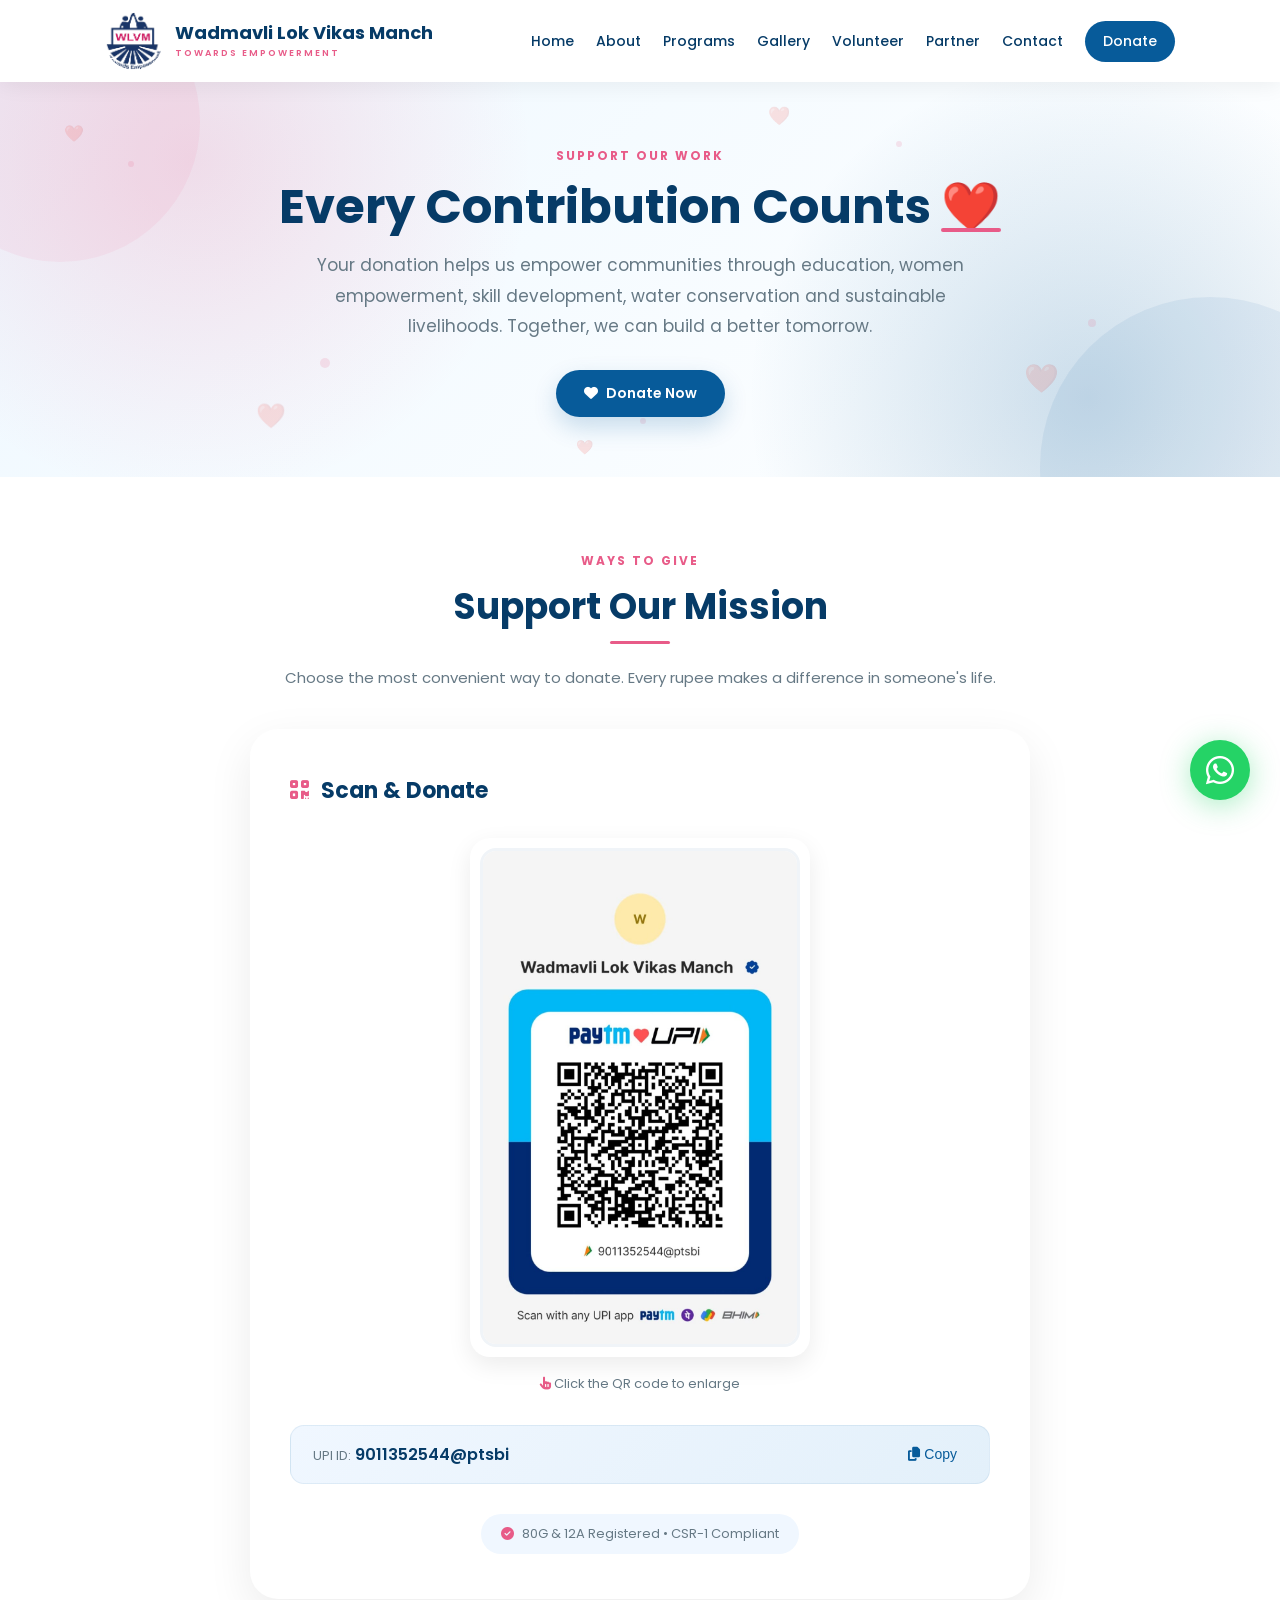
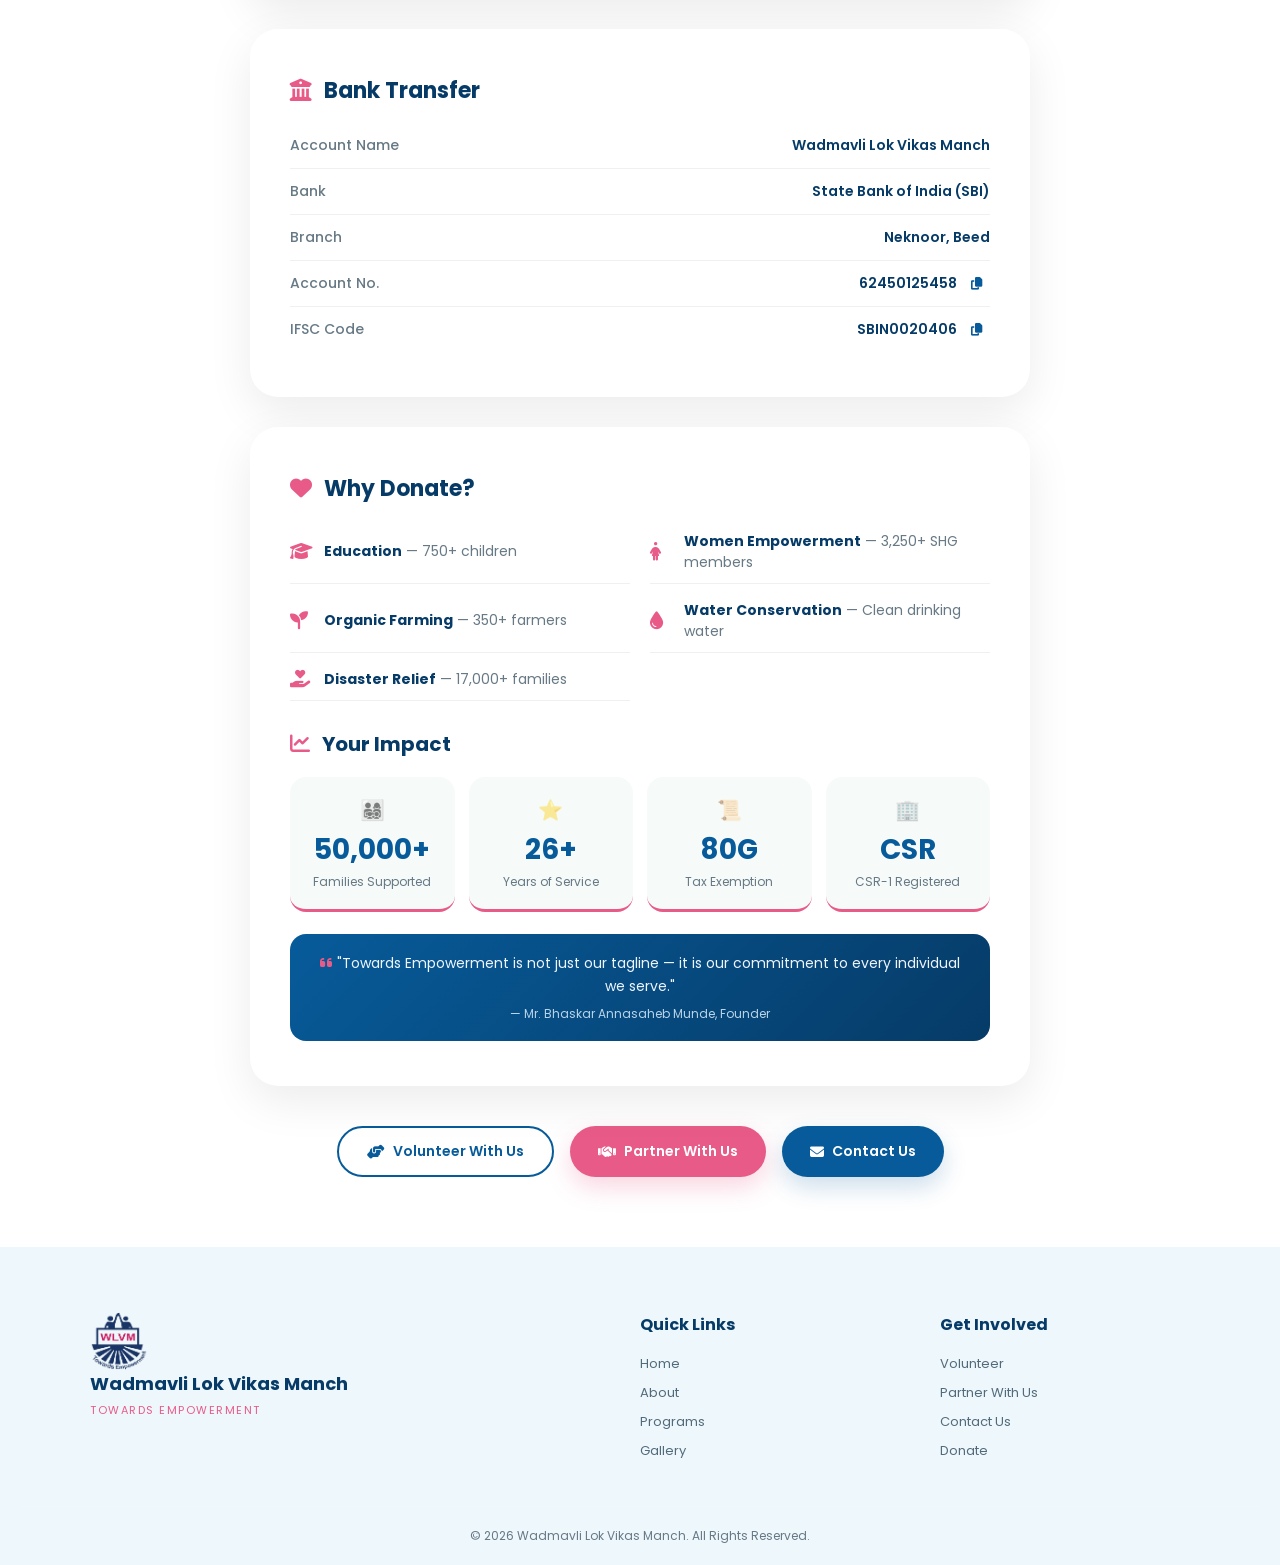
<file: donate.html>
<!DOCTYPE html>
<html lang="en">
<head>
  <meta charset="UTF-8" />
  <meta name="viewport" content="width=device-width, initial-scale=1.0" />
  <title>Donate | Wadmavli Lok Vikas Manch</title>
  <meta name="description" content="Support Wadmavli Lok Vikas Manch. Donate to help us empower communities through education, women empowerment, skill development, water conservation and sustainable livelihoods." />
  <link rel="preconnect" href="https://fonts.googleapis.com" />
  <link rel="preconnect" href="https://fonts.gstatic.com" crossorigin />
  <link href="https://fonts.googleapis.com/css2?family=Poppins:wght@400;500;600;700;800&display=swap" rel="stylesheet" />
  <link rel="stylesheet" href="https://cdnjs.cloudflare.com/ajax/libs/font-awesome/6.6.0/css/all.min.css" />
  <link href="https://unpkg.com/aos@2.3.4/dist/aos.css" rel="stylesheet" />
  <link rel="stylesheet" href="style.css" />
<script src="script.js" defer></script>
  <style>
    * {
      margin: 0;
      padding: 0;
      box-sizing: border-box;
    }
    body {
      font-family: 'Poppins', sans-serif;
      background: #f6faf8;
      color: #263746;
      overflow-x: hidden;
    }
    a {
      text-decoration: none;
    }
    img {
      max-width: 100%;
      display: block;
    }
    .container {
      width: min(1100px, 92%);
      margin: auto;
    }
    :root {
      --blue: #075b9a;
      --dark: #063b67;
      --pink: #e85b88;
      --light: #f6faf8;
      --white: #ffffff;
      --text: #263746;
      --muted: #667985;
    }

    /* HEADER */
    header {
      background: white;
      position: sticky;
      top: 0;
      z-index: 1000;
      box-shadow: 0 4px 20px rgba(0,0,0,.06);
    }
    .navbar {
      min-height: 82px;
      display: flex;
      align-items: center;
      justify-content: space-between;
      gap: 25px;
    }
    .logo-area {
      display: flex;
      align-items: center;
      gap: 12px;
    }
    .logo-image {
      width: 58px;
      height: 58px;
      object-fit: contain;
      border-radius: 50%;
    }
    .logo-text h2 {
      font-size: 18px;
      color: var(--dark);
      line-height: 1.2;
    }
    .logo-text span {
      display: block;
      color: var(--pink);
      font-size: 9px;
      letter-spacing: 2px;
      font-weight: 600;
      margin-top: 4px;
    }
    nav {
      display: flex;
      align-items: center;
      gap: 22px;
    }
    nav a {
      color: var(--dark);
      font-size: 14px;
      font-weight: 500;
      transition: .3s;
    }
    nav a:hover {
      color: var(--blue);
    }
    .nav-donate {
      background: var(--blue);
      color: white !important;
      padding: 10px 18px;
      border-radius: 25px;
    }
    .mobile-menu-btn {
      display: none;
      border: 0;
      background: none;
      color: var(--dark);
      font-size: 24px;
      cursor: pointer;
      padding: 8px;
    }
    @media (max-width:950px) {
      nav { display: none; }
      .mobile-menu-btn { display: flex; flex-shrink: 0; }
      .navbar { position: relative; }
      .navbar.mobile-open nav {
        display: flex;
        position: absolute;
        top: 100%;
        right: 0;
        width: 220px;
        flex-direction: column;
        align-items: stretch;
        gap: 0;
        background: white;
        padding: 10px 0;
        border-radius: 0 0 16px 16px;
        box-shadow: 0 12px 30px rgba(0,0,0,.15);
        z-index: 2000;
      }
      .navbar.mobile-open nav a {
        display: block;
        width: 100%;
        padding: 13px 20px;
        text-align: left;
        box-sizing: border-box;
      }
      .navbar.mobile-open nav a:hover {
        background: #f1f7fb;
      }
      .navbar.mobile-open .nav-donate {
        margin: 8px 12px;
        width: auto;
        text-align: center;
      }
    }

    /* =========================
       HERO with particles & heart animation
    ========================= */
    .volunteer-hero {
      min-height: 380px;
      display: flex;
      align-items: center;
      justify-content: center;
      text-align: center;
      padding: 60px 20px;
      position: relative;
      overflow: hidden;
      background: radial-gradient(circle at 15% 20%, rgba(232,91,136,.18), transparent 30%),
                  radial-gradient(circle at 85% 80%, rgba(7,91,154,.20), transparent 30%),
                  linear-gradient(135deg,#eef8ff,#ffffff);
    }
    .volunteer-hero::before {
      content: "";
      position: absolute;
      width: 280px;
      height: 280px;
      border-radius: 50%;
      background: rgba(232,91,136,.08);
      top: -100px;
      left: -80px;
      animation: floatBlob 8s ease-in-out infinite;
    }
    .volunteer-hero::after {
      content: "";
      position: absolute;
      width: 340px;
      height: 340px;
      border-radius: 50%;
      background: rgba(7,91,154,.07);
      bottom: -160px;
      right: -100px;
      animation: floatBlob 10s ease-in-out infinite reverse;
    }
    .volunteer-hero .particle {
      position: absolute;
      width: 6px;
      height: 6px;
      border-radius: 50%;
      background: rgba(232,91,136,.15);
      animation: floatParticle 15s infinite linear;
    }
    .volunteer-hero .particle:nth-child(1) { left: 10%; top: 20%; animation-delay: 0s; }
    .volunteer-hero .particle:nth-child(2) { left: 25%; top: 70%; animation-delay: 2s; width: 10px; height: 10px; }
    .volunteer-hero .particle:nth-child(3) { left: 70%; top: 15%; animation-delay: 4s; }
    .volunteer-hero .particle:nth-child(4) { left: 85%; top: 60%; animation-delay: 1s; width: 8px; height: 8px; }
    .volunteer-hero .particle:nth-child(5) { left: 50%; top: 85%; animation-delay: 3s; }

    /* Floating hearts for donate page */
    .floating-heart {
      position: absolute;
      font-size: 20px;
      color: rgba(232,91,136,.15);
      animation: floatHeart 12s infinite linear;
      pointer-events: none;
      z-index: 1;
    }
    .floating-heart:nth-child(6) { left: 5%; top: 10%; animation-delay: 0s; font-size: 16px; }
    .floating-heart:nth-child(7) { left: 20%; top: 80%; animation-delay: 3s; font-size: 24px; }
    .floating-heart:nth-child(8) { left: 60%; top: 5%; animation-delay: 5s; font-size: 18px; }
    .floating-heart:nth-child(9) { left: 80%; top: 70%; animation-delay: 7s; font-size: 28px; }
    .floating-heart:nth-child(10) { left: 45%; top: 90%; animation-delay: 9s; font-size: 14px; }

    @keyframes floatHeart {
      0% { transform: translateY(0) rotate(0deg) scale(1); opacity: 0.3; }
      25% { opacity: 0.8; }
      50% { transform: translateY(-80px) rotate(20deg) scale(1.2); opacity: 0.5; }
      75% { opacity: 0.8; }
      100% { transform: translateY(-160px) rotate(40deg) scale(1); opacity: 0; }
    }

    @keyframes floatParticle {
      0% { transform: translateY(0) rotate(0deg); opacity: 0.3; }
      50% { transform: translateY(-60px) rotate(180deg); opacity: 0.8; }
      100% { transform: translateY(0) rotate(360deg); opacity: 0.3; }
    }
    @keyframes floatBlob {
      0%, 100% { transform: translateY(0); }
      50% { transform: translateY(-30px); }
    }

    .hero-content {
      position: relative;
      z-index: 2;
      max-width: 780px;
      margin: auto;
    }
    .section-tag {
      display: inline-block;
      color: var(--pink);
      font-size: 12px;
      font-weight: 700;
      letter-spacing: 2px;
      margin-bottom: 14px;
      animation: fadeInDown 0.8s ease;
    }
    .hero-content h1 {
      color: var(--dark);
      font-size: 48px;
      line-height: 1.15;
      margin-bottom: 16px;
      animation: fadeInUp 0.8s ease 0.2s both;
    }
    .hero-content h1 .heart-icon {
      display: inline-block;
      animation: heartbeat 1.5s infinite;
    }
    @keyframes heartbeat {
      0%, 100% { transform: scale(1); }
      14% { transform: scale(1.2); }
      28% { transform: scale(1); }
      42% { transform: scale(1.15); }
      56% { transform: scale(1); }
    }
    .hero-content h1 span {
      color: var(--pink);
      position: relative;
    }
    .hero-content h1 span::after {
      content: "";
      position: absolute;
      bottom: 2px;
      left: 0;
      width: 100%;
      height: 4px;
      background: var(--pink);
      border-radius: 2px;
      animation: underlineGrow 1s ease 0.5s both;
    }
    @keyframes underlineGrow {
      from { width: 0; }
      to { width: 100%; }
    }
    .hero-content p {
      max-width: 680px;
      margin: 0 auto 28px;
      color: var(--muted);
      font-size: 17px;
      line-height: 1.8;
      animation: fadeInUp 0.8s ease 0.4s both;
    }
    .btn {
      display: inline-flex;
      align-items: center;
      justify-content: center;
      border-radius: 30px;
      padding: 13px 28px;
      font-size: 14px;
      font-weight: 600;
      transition: .3s;
      gap: 8px;
      border: none;
      cursor: pointer;
    }
    .btn-primary {
      background: var(--blue);
      color: white;
      box-shadow: 0 10px 25px rgba(7,91,154,.20);
      animation: fadeInUp 0.8s ease 0.6s both;
    }
    .btn-primary:hover {
      background: var(--dark);
      transform: translateY(-3px) scale(1.02);
      box-shadow: 0 14px 35px rgba(7,91,154,.30);
    }
    .btn-pink {
      background: var(--pink);
      color: white;
      box-shadow: 0 10px 25px rgba(232,91,136,.25);
    }
    .btn-pink:hover {
      background: #d14a75;
      transform: translateY(-3px);
    }
    .btn-outline {
      border: 2px solid var(--blue);
      color: var(--blue);
      background: transparent;
    }
    .btn-outline:hover {
      background: var(--blue);
      color: white;
      transform: translateY(-3px);
    }
    @keyframes fadeInUp {
      from { opacity: 0; transform: translateY(30px); }
      to { opacity: 1; transform: translateY(0); }
    }
    @keyframes fadeInDown {
      from { opacity: 0; transform: translateY(-20px); }
      to { opacity: 1; transform: translateY(0); }
    }
    @media(max-width:768px) {
      .volunteer-hero { min-height: 300px; padding: 40px 20px; }
      .hero-content h1 { font-size: 32px; }
      .hero-content p { font-size: 14px; margin-bottom: 22px; }
    }

    /* =========================
       SECTION
    ========================= */
    .section {
      padding: 70px 0;
    }
    .section-heading {
      text-align: center;
      max-width: 760px;
      margin: 0 auto 38px;
    }
    .section-heading h2 {
      color: var(--dark);
      font-size: 36px;
      line-height: 1.25;
      margin-bottom: 12px;
    }
    .section-heading p {
      color: var(--muted);
      font-size: 15px;
      line-height: 1.8;
    }

    .deco-line {
      width: 60px;
      height: 3px;
      background: var(--pink);
      margin: 0 auto 20px;
      border-radius: 10px;
      animation: pulseWidth 2s infinite;
    }
    @keyframes pulseWidth {
      0%, 100% { width: 60px; }
      50% { width: 100px; }
    }

    /* Single Column Layout */
    .donate-wrapper {
      max-width: 780px;
      margin: 0 auto;
    }
    .donate-card {
      background: white;
      padding: 45px 40px;
      border-radius: 28px;
      box-shadow: 0 15px 45px rgba(0,0,0,.08);
      margin-bottom: 30px;
      transition: .4s cubic-bezier(0.23, 1, 0.32, 1);
      opacity: 0;
      transform: translateY(40px);
      animation: cardFadeIn 0.6s ease forwards;
    }
    .donate-card:nth-child(1) { animation-delay: 0.05s; }
    .donate-card:nth-child(2) { animation-delay: 0.10s; }
    .donate-card:nth-child(3) { animation-delay: 0.15s; }

    @keyframes cardFadeIn {
      to { opacity: 1; transform: translateY(0); }
    }

    .donate-card:hover {
      transform: translateY(-4px) scale(1.005);
      box-shadow: 0 20px 55px rgba(7,91,154,.12);
    }
    .donate-card:last-child {
      margin-bottom: 0;
    }
    .donate-card h3 {
      color: var(--dark);
      font-size: 22px;
      margin-bottom: 16px;
      display: flex;
      align-items: center;
      gap: 12px;
    }
    .donate-card h3 i {
      color: var(--pink);
      transition: .3s;
    }
    .donate-card:hover h3 i {
      transform: scale(1.1) rotate(-5deg);
    }

    /* QR Code - Bigger & Clickable */
    .qr-container {
      text-align: center;
      padding: 15px 0;
    }
    .qr-container .qr-wrapper {
      display: inline-block;
      cursor: pointer;
      transition: .4s cubic-bezier(0.23, 1, 0.32, 1);
      border-radius: 20px;
      padding: 10px;
      background: white;
      box-shadow: 0 8px 25px rgba(0,0,0,.08);
      position: relative;
      overflow: hidden;
    }
    .qr-container .qr-wrapper::before {
      content: "";
      position: absolute;
      inset: 0;
      background: radial-gradient(circle at center, rgba(232,91,136,.05), transparent 60%);
      opacity: 0;
      transition: .4s;
      border-radius: 20px;
    }
    .qr-container .qr-wrapper:hover::before {
      opacity: 1;
    }
    .qr-container .qr-wrapper:hover {
      transform: scale(1.05) translateY(-4px);
      box-shadow: 0 20px 50px rgba(7,91,154,.18);
    }
    .qr-container .qr-wrapper img {
      max-width: 320px;
      border-radius: 16px;
      border: 3px solid #f0f4f8;
      transition: .4s;
    }
    .qr-container .qr-wrapper:hover img {
      border-color: var(--pink);
    }
    .qr-container .click-hint {
      color: var(--muted);
      font-size: 13px;
      margin-top: 10px;
      transition: .3s;
    }
    .qr-container .click-hint i {
      color: var(--pink);
      animation: bounceHint 2s infinite;
    }
    @keyframes bounceHint {
      0%, 100% { transform: translateX(0); }
      50% { transform: translateX(4px); }
    }

    /* QR Lightbox */
    .qr-lightbox {
      display: none;
      position: fixed;
      inset: 0;
      background: rgba(0,0,0,.88);
      justify-content: center;
      align-items: center;
      z-index: 9999;
      padding: 30px;
      backdrop-filter: blur(6px);
    }
    .qr-lightbox.active {
      display: flex;
    }
    .qr-lightbox img {
      max-width: 92%;
      max-height: 85vh;
      border-radius: 20px;
      box-shadow: 0 30px 60px rgba(0,0,0,.5);
      animation: zoomIn 0.4s cubic-bezier(0.23, 1, 0.32, 1);
    }
    .qr-lightbox .close-lightbox {
      position: absolute;
      top: 30px;
      right: 40px;
      color: white;
      font-size: 40px;
      cursor: pointer;
      background: rgba(255,255,255,.12);
      width: 56px;
      height: 56px;
      border-radius: 50%;
      display: flex;
      align-items: center;
      justify-content: center;
      transition: .3s;
      border: 2px solid rgba(255,255,255,.15);
    }
    .qr-lightbox .close-lightbox:hover {
      background: var(--pink);
      transform: rotate(90deg) scale(1.05);
      border-color: var(--pink);
    }
    .qr-lightbox .lightbox-label {
      position: absolute;
      bottom: 40px;
      color: rgba(255,255,255,.5);
      font-size: 14px;
      letter-spacing: 1px;
      animation: pulseLabel 2s infinite;
    }
    @keyframes pulseLabel {
      0%, 100% { opacity: 0.5; }
      50% { opacity: 1; }
    }
    @keyframes zoomIn {
      from { transform: scale(0.8); opacity: 0; }
      to { transform: scale(1); opacity: 1; }
    }
    @media(max-width:600px) {
      .qr-lightbox .close-lightbox { top: 20px; right: 20px; font-size: 28px; width: 44px; height: 44px; }
      .qr-container .qr-wrapper img { max-width: 220px; }
      .donate-card { padding: 28px 18px; }
    }

    /* UPI Box */
    .upi-box {
      background: linear-gradient(135deg, #f0f7ff, #e3f0fa);
      padding: 16px 22px;
      border-radius: 14px;
      margin-top: 16px;
      display: flex;
      align-items: center;
      justify-content: space-between;
      flex-wrap: wrap;
      gap: 10px;
      border: 1px solid rgba(7,91,154,.08);
      transition: .3s;
    }
    .upi-box:hover {
      border-color: var(--pink);
      box-shadow: 0 4px 15px rgba(232,91,136,.10);
    }
    .upi-box span {
      font-weight: 600;
      color: var(--dark);
      font-size: 16px;
    }
    .upi-box .upi-label {
      color: var(--muted);
      font-weight: 400;
      font-size: 13px;
    }
    .copy-btn {
      background: none;
      border: none;
      color: var(--blue);
      cursor: pointer;
      font-size: 14px;
      padding: 4px 10px;
      transition: .2s;
      border-radius: 20px;
    }
    .copy-btn:hover {
      background: var(--blue);
      color: white;
      transform: scale(1.05);
    }

    /* Bank Details */
    .bank-details {
      margin-top: 12px;
    }
    .bank-row {
      display: flex;
      justify-content: space-between;
      padding: 12px 0;
      border-bottom: 1px solid #edf1f4;
      font-size: 14px;
      transition: .3s;
    }
    .bank-row:hover {
      background: #f8fbfc;
      padding-left: 8px;
      border-radius: 8px;
    }
    .bank-row:last-child {
      border-bottom: 0;
    }
    .bank-row .label {
      color: var(--muted);
      font-weight: 500;
    }
    .bank-row .value {
      color: var(--dark);
      font-weight: 600;
      text-align: right;
      display: flex;
      align-items: center;
      gap: 6px;
    }
    .bank-row .value .copy-btn {
      font-size: 13px;
      padding: 2px 8px;
    }

    /* Why Donate List */
    .why-list {
      list-style: none;
      padding: 0;
      margin-top: 8px;
      display: grid;
      grid-template-columns: 1fr 1fr;
      gap: 6px 20px;
    }
    .why-list li {
      padding: 10px 0;
      border-bottom: 1px solid #edf1f4;
      display: flex;
      align-items: center;
      gap: 12px;
      font-size: 14px;
      color: var(--muted);
      line-height: 1.5;
      transition: .3s;
    }
    .why-list li:hover {
      padding-left: 8px;
      border-bottom-color: var(--pink);
    }
    .why-list li i {
      color: var(--pink);
      font-size: 18px;
      flex-shrink: 0;
      width: 22px;
      transition: .3s;
    }
    .why-list li:hover i {
      transform: scale(1.15) rotate(-5deg);
    }
    .why-list li strong {
      color: var(--dark);
    }
    @media(max-width:600px) {
      .why-list { grid-template-columns: 1fr; }
    }

    /* Impact Stats */
    .impact-stats {
      display: grid;
      grid-template-columns: repeat(4, 1fr);
      gap: 14px;
      margin-top: 18px;
    }
    .stat-item {
      background: #f6faf8;
      padding: 18px 12px;
      border-radius: 16px;
      text-align: center;
      transition: .4s cubic-bezier(0.23, 1, 0.32, 1);
      border-bottom: 3px solid var(--pink);
      opacity: 0;
      transform: translateY(30px);
      animation: cardFadeIn 0.6s ease forwards;
    }
    .stat-item:nth-child(1) { animation-delay: 0.05s; }
    .stat-item:nth-child(2) { animation-delay: 0.10s; }
    .stat-item:nth-child(3) { animation-delay: 0.15s; }
    .stat-item:nth-child(4) { animation-delay: 0.20s; }

    .stat-item:hover {
      transform: translateY(-6px) scale(1.02);
      box-shadow: 0 10px 30px rgba(7,91,154,.10);
      border-bottom-color: var(--blue);
    }
    .stat-item h4 {
      color: var(--blue);
      font-size: 28px;
      font-weight: 700;
      transition: .3s;
    }
    .stat-item:hover h4 {
      color: var(--pink);
      transform: scale(1.05);
    }
    .stat-item p {
      color: var(--muted);
      font-size: 12px;
      margin-top: 2px;
    }
    .stat-item .stat-icon {
      font-size: 20px;
      display: block;
      margin-bottom: 4px;
      opacity: 0.5;
      transition: .3s;
    }
    .stat-item:hover .stat-icon {
      opacity: 1;
      transform: scale(1.1) rotate(-5deg);
    }
    @media(max-width:768px) {
      .impact-stats { grid-template-columns: repeat(2, 1fr); }
    }
    @media(max-width:480px) {
      .impact-stats { grid-template-columns: 1fr 1fr; gap: 10px; }
      .stat-item { padding: 14px 10px; }
      .stat-item h4 { font-size: 22px; }
    }

    /* Footer */
    .site-footer {
      background: #eef7fc;
      color: #063b67;
      padding: 65px 20px 0;
    }
    .footer-content {
      width: 90%;
      max-width: 1100px;
      margin: auto;
      display: grid;
      grid-template-columns: 2fr 1fr 1fr;
      gap: 50px;
      padding-bottom: 45px;
    }
    .footer-brand h3 { font-size: 18px; margin-bottom: 5px; color: #063b67; }
    .footer-brand img { width: 58px; height: 58px; object-fit: contain; }
    .footer-brand p { color: #e85b88; font-size: 11px; letter-spacing: 1.5px; text-transform: uppercase; }
    .footer-links { display: flex; flex-direction: column; gap: 9px; }
    .footer-links h4 { color: #063b67; font-size: 16px; margin-bottom: 8px; }
    .footer-links a { color: #526b7a; text-decoration: none; font-size: 13px; transition: .3s; }
    .footer-links a:hover { color: #e85b88; transform: translateX(3px); }
    .footer-bottom { border-top: 1px solid rgba(255,255,255,.15); padding: 20px 10px; text-align: center; }
    .footer-bottom p { color: #667985; font-size: 12px; }
    @media(max-width:768px) {
      .site-footer { padding: 50px 20px 0; }
      .footer-content { width: 100%; grid-template-columns: 1fr; gap: 35px; padding-bottom: 35px; }
      .footer-brand { align-items: center; }
      .footer-brand img { width: 52px; height: 52px; }
      .footer-links h4 { font-size: 15px; }
    }

    .trust-badge {
      display: inline-flex;
      align-items: center;
      gap: 8px;
      background: #f0f7ff;
      padding: 10px 20px;
      border-radius: 30px;
      font-size: 13px;
      color: var(--muted);
      margin-top: 18px;
      transition: .3s;
    }
    .trust-badge:hover {
      background: var(--pink);
      color: white;
      transform: translateY(-2px);
    }
    .trust-badge i {
      color: var(--pink);
      transition: .3s;
    }
    .trust-badge:hover i {
      color: white;
    }

    /* Scroll to top button */
    .scroll-top {
      position: fixed;
      bottom: 30px;
      right: 30px;
      width: 50px;
      height: 50px;
      border-radius: 50%;
      background: var(--pink);
      color: white;
      border: none;
      font-size: 20px;
      cursor: pointer;
      box-shadow: 0 8px 25px rgba(232,91,136,.35);
      transition: .4s cubic-bezier(0.23, 1, 0.32, 1);
      opacity: 0;
      transform: translateY(20px);
      z-index: 999;
    }
    .scroll-top.visible {
      opacity: 1;
      transform: translateY(0);
    }
    .scroll-top:hover {
      background: var(--blue);
      transform: translateY(-4px) scale(1.05);
      box-shadow: 0 12px 35px rgba(7,91,154,.35);
    }

    /* Floating heart pulse for donate page */
    .heart-float {
      display: inline-block;
      animation: floatHeartBeat 2s infinite;
    }
    @keyframes floatHeartBeat {
      0%, 100% { transform: translateY(0) scale(1); }
      50% { transform: translateY(-6px) scale(1.05); }
    }
  </style>
</head>
<body>

<!-- HEADER -->
<header>
  <div class="container navbar">
    <div class="logo-area">
      <img src="logo.png" alt="Wadmavli Lok Vikas Manch Logo" class="logo-image">
      <div class="logo-text">
        <h2>Wadmavli Lok Vikas Manch</h2>
        <span>TOWARDS EMPOWERMENT</span>
      </div>
    </div>
    <nav>
      <a href="index.html">Home</a>
      <a href="about.html">About</a>
      <a href="programs.html">Programs</a>
      <a href="gallery.html">Gallery</a>
      <a href="volunteer.html">Volunteer</a>
      <a href="partner.html">Partner</a>
      <a href="contact.html">Contact</a>
      <a href="donate.html" class="nav-donate">Donate</a>
    </nav>
    <button class="mobile-menu-btn" onclick="toggleMobileMenu()" aria-label="Open navigation menu" aria-expanded="false">
      <i class="fa-solid fa-bars"></i>
    </button>
  </div>
</header>

<!-- HERO with floating hearts -->
<section class="volunteer-hero">
  <div class="particle"></div>
  <div class="particle"></div>
  <div class="particle"></div>
  <div class="particle"></div>
  <div class="particle"></div>
  <div class="floating-heart">❤️</div>
  <div class="floating-heart">❤️</div>
  <div class="floating-heart">❤️</div>
  <div class="floating-heart">❤️</div>
  <div class="floating-heart">❤️</div>
  <div class="hero-content">
    <span class="section-tag">SUPPORT OUR WORK</span>
    <h1>Every Contribution Counts <span class="heart-icon">❤️</span></h1>
    <p>Your donation helps us empower communities through education, women empowerment, skill development, water conservation and sustainable livelihoods. Together, we can build a better tomorrow.</p>
    <a href="#donate-section" class="btn btn-primary"><i class="fas fa-heart"></i> Donate Now</a>
  </div>
</section>

<!-- DONATE SECTION -->
<section class="section" id="donate-section" style="background:white;">
  <div class="container">
    <div class="section-heading" data-aos="fade-up">
      <span class="section-tag">WAYS TO GIVE</span>
      <h2>Support Our Mission</h2>
      <div class="deco-line"></div>
      <p>Choose the most convenient way to donate. Every rupee makes a difference in someone's life.</p>
    </div>

    <div class="donate-wrapper">

      <!-- QR Code Card -->
      <div class="donate-card" data-aos="fade-up" data-aos-delay="50">
        <h3><i class="fas fa-qrcode"></i> Scan & Donate</h3>
        <div class="qr-container">
          <div class="qr-wrapper" onclick="openQRLightbox()">
            <img src="donate-qr.jpeg" alt="Donate QR Code">
          </div>
          <p class="click-hint"><i class="fas fa-hand-pointer"></i> Click the QR code to enlarge</p>
        </div>

        <div class="upi-box">
          <span><span class="upi-label">UPI ID:</span> 9011352544@ptsbi</span>
          <button class="copy-btn" onclick="copyText('9011352544@ptsbi')"><i class="fas fa-copy"></i> Copy</button>
        </div>

        <div style="text-align:center;margin-top:12px;">
          <span class="trust-badge"><i class="fas fa-check-circle"></i> 80G & 12A Registered • CSR-1 Compliant</span>
        </div>
      </div>

      <!-- Bank Details Card -->
      <div class="donate-card" data-aos="fade-up" data-aos-delay="100">
        <h3><i class="fas fa-university"></i> Bank Transfer</h3>
        <div class="bank-details">
          <div class="bank-row"><span class="label">Account Name</span><span class="value">Wadmavli Lok Vikas Manch</span></div>
          <div class="bank-row"><span class="label">Bank</span><span class="value">State Bank of India (SBI)</span></div>
          <div class="bank-row"><span class="label">Branch</span><span class="value">Neknoor, Beed</span></div>
          <div class="bank-row"><span class="label">Account No.</span><span class="value">62450125458 <button class="copy-btn" onclick="copyText('62450125458')"><i class="fas fa-copy"></i></button></span></div>
          <div class="bank-row"><span class="label">IFSC Code</span><span class="value">SBIN0020406 <button class="copy-btn" onclick="copyText('SBIN0020406')"><i class="fas fa-copy"></i></button></span></div>
        </div>
      </div>

      <!-- Why Donate + Impact Card -->
      <div class="donate-card" data-aos="fade-up" data-aos-delay="150">
        <h3><i class="fas fa-heart" style="color:var(--pink);"></i> Why Donate?</h3>
        <ul class="why-list">
          <li><i class="fas fa-graduation-cap"></i> <div><strong>Education</strong> — 750+ children</div></li>
          <li><i class="fas fa-female"></i> <div><strong>Women Empowerment</strong> — 3,250+ SHG members</div></li>
          <li><i class="fas fa-seedling"></i> <div><strong>Organic Farming</strong> — 350+ farmers</div></li>
          <li><i class="fas fa-tint"></i> <div><strong>Water Conservation</strong> — Clean drinking water</div></li>
          <li><i class="fas fa-hand-holding-heart"></i> <div><strong>Disaster Relief</strong> — 17,000+ families</div></li>
        </ul>

        <h3 style="margin-top:28px;font-size:20px;"><i class="fas fa-chart-line"></i> Your Impact</h3>
        <div class="impact-stats">
          <div class="stat-item"><span class="stat-icon">👨‍👩‍👧‍👦</span><h4>50,000+</h4><p>Families Supported</p></div>
          <div class="stat-item"><span class="stat-icon">⭐</span><h4>26+</h4><p>Years of Service</p></div>
          <div class="stat-item"><span class="stat-icon">📜</span><h4>80G</h4><p>Tax Exemption</p></div>
          <div class="stat-item"><span class="stat-icon">🏢</span><h4>CSR</h4><p>CSR-1 Registered</p></div>
        </div>

        <div style="margin-top:22px;padding:18px 22px;background:linear-gradient(135deg,#075b9a,#063b67);border-radius:16px;text-align:center;color:white;">
          <p style="font-size:14px;line-height:1.7;color:#eef5ff;"><i class="fas fa-quote-left" style="color:var(--pink);"></i> "Towards Empowerment is not just our tagline — it is our commitment to every individual we serve."</p>
          <p style="font-size:12px;margin-top:6px;color:#b8d4e8;">— Mr. Bhaskar Annasaheb Munde, Founder</p>
        </div>
      </div>

      <!-- CTA Buttons -->
      <div style="text-align:center;margin-top:40px;display:flex;gap:16px;justify-content:center;flex-wrap:wrap;">
        <a href="volunteer.html" class="btn btn-outline"><i class="fas fa-hands-helping"></i> Volunteer With Us</a>
        <a href="partner.html" class="btn btn-pink"><i class="fas fa-handshake"></i> Partner With Us</a>
        <a href="contact.html" class="btn btn-primary"><i class="fas fa-envelope"></i> Contact Us</a>
      </div>

    </div>
  </div>
</section>

<!-- QR LIGHTBOX -->
<div class="qr-lightbox" id="qrLightbox" onclick="closeQRLightbox(event)">
  <button class="close-lightbox" onclick="closeQRLightbox(event)"><i class="fas fa-times"></i></button>
  <img src="donate-qr.jpeg" alt="Donate QR Code - Enlarged">
  <span class="lightbox-label">❤️ Scan to donate</span>
</div>

<!-- FOOTER -->
<footer class="site-footer">
  <div class="footer-content">
    <div class="footer-brand">
      <img src="logo.png" alt="Wadmavli Lok Vikas Manch Logo">
      <div>
        <h3>Wadmavli Lok Vikas Manch</h3>
        <p>Towards Empowerment</p>
      </div>
    </div>
    <div class="footer-links">
      <h4>Quick Links</h4>
      <a href="index.html">Home</a>
      <a href="about.html">About</a>
      <a href="programs.html">Programs</a>
      <a href="gallery.html">Gallery</a>
    </div>
    <div class="footer-links">
      <h4>Get Involved</h4>
      <a href="volunteer.html">Volunteer</a>
      <a href="partner.html">Partner With Us</a>
      <a href="contact.html">Contact Us</a>
      <a href="donate.html">Donate</a>
    </div>
  </div>
  <div class="footer-bottom">
    <p>© 2026 Wadmavli Lok Vikas Manch. All Rights Reserved.</p>
  </div>
</footer>

<!-- Scroll to Top Button -->
<button class="scroll-top" id="scrollTopBtn" onclick="window.scrollTo({top:0,behavior:'smooth'})">
  <i class="fas fa-arrow-up"></i>
</button>

<script src="https://unpkg.com/aos@2.3.4/dist/aos.js"></script>
<script>
  // AOS Animation
  AOS.init({
    duration: 800,
    once: true,
    offset: 50
  });

  // Mobile Menu
  function toggleMobileMenu() {
    const navbar = document.querySelector(".navbar");
    const button = document.querySelector(".mobile-menu-btn");
    if (!navbar || !button) return;
    navbar.classList.toggle("mobile-open");
    const isOpen = navbar.classList.contains("mobile-open");
    button.setAttribute("aria-expanded", isOpen ? "true" : "false");
  }

  // Scroll to Top Button
  const scrollBtn = document.getElementById('scrollTopBtn');
  window.addEventListener('scroll', function() {
    if (window.scrollY > 400) {
      scrollBtn.classList.add('visible');
    } else {
      scrollBtn.classList.remove('visible');
    }
  });

  // Copy to clipboard
  function copyText(text) {
    navigator.clipboard.writeText(text).then(() => {
      const btn = event.target.closest('.copy-btn');
      const original = btn.innerHTML;
      btn.innerHTML = '<i class="fas fa-check" style="color:#28a745;"></i> Copied!';
      setTimeout(() => { btn.innerHTML = original; }, 2000);
    }).catch(() => {
      alert('Copy: ' + text);
    });
  }

  // QR Lightbox
  function openQRLightbox() {
    document.getElementById('qrLightbox').classList.add('active');
    document.body.style.overflow = 'hidden';
  }

  function closeQRLightbox(e) {
    if (e.target === document.getElementById('qrLightbox') || e.target.closest('.close-lightbox')) {
      document.getElementById('qrLightbox').classList.remove('active');
      document.body.style.overflow = 'auto';
    }
  }

  // Close lightbox with Escape key
  document.addEventListener('keydown', function(e) {
    if (e.key === 'Escape') {
      document.getElementById('qrLightbox').classList.remove('active');
      document.body.style.overflow = 'auto';
    }
  });
</script>
</body>
</html>
</file>
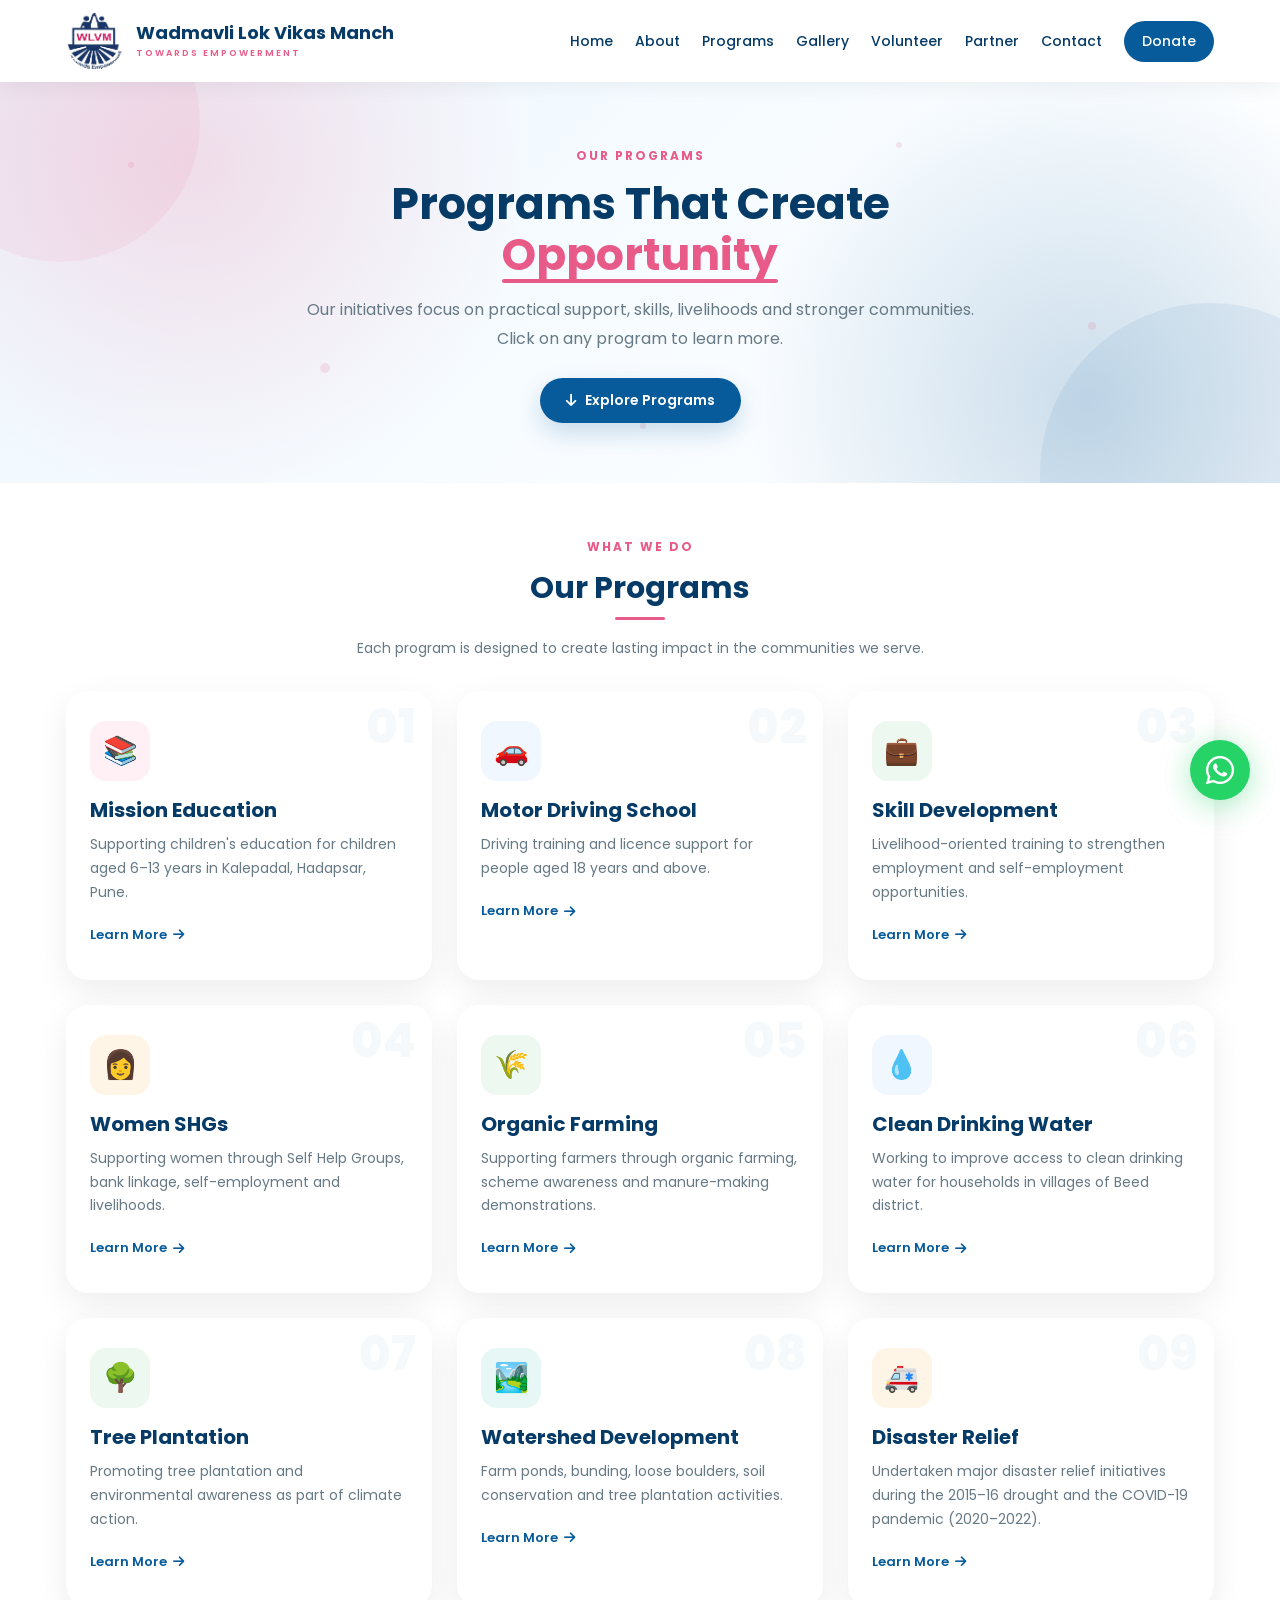
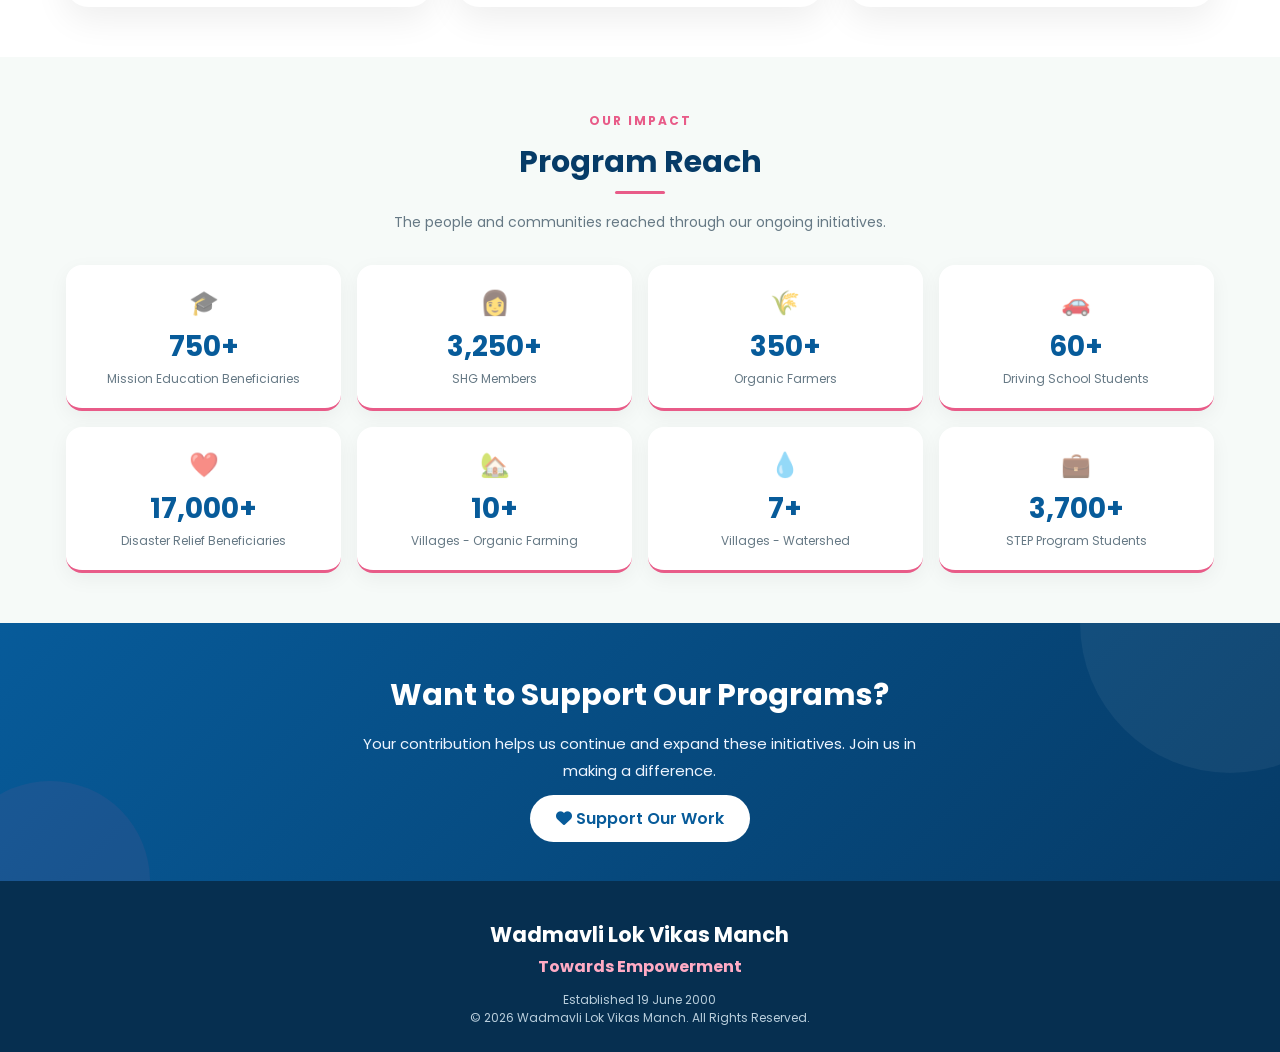
<file: programs.html>
<!DOCTYPE html>
<html lang="en">
<head>
  <meta charset="UTF-8" />
  <meta name="viewport" content="width=device-width, initial-scale=1.0" />
  <title>Programs | Wadmavli Lok Vikas Manch</title>
  <meta name="description" content="Explore the programs of Wadmavli Lok Vikas Manch - Education, Women Empowerment, Skill Development, Organic Farming, Water Conservation, and more." />
  <link rel="preconnect" href="https://fonts.googleapis.com" />
  <link rel="preconnect" href="https://fonts.gstatic.com" crossorigin />
  <link href="https://fonts.googleapis.com/css2?family=Poppins:wght@400;500;600;700;800&display=swap" rel="stylesheet" />
  <link rel="stylesheet" href="https://cdnjs.cloudflare.com/ajax/libs/font-awesome/6.6.0/css/all.min.css" />
  <link href="https://unpkg.com/aos@2.3.4/dist/aos.css" rel="stylesheet" />
  <link rel="stylesheet" href="style.css" />
<script src="script.js" defer></script>
  <style>
    * {
      margin: 0;
      padding: 0;
      box-sizing: border-box;
    }
    body {
      font-family: 'Poppins', sans-serif;
      background: #f6faf8;
      color: #263746;
      overflow-x: hidden;
    }
    a {
      text-decoration: none;
    }
    img {
      max-width: 100%;
      display: block;
    }
    .container {
      width: min(1200px, 92%);
      margin: auto;
    }
    :root {
      --blue: #075b9a;
      --dark: #063b67;
      --pink: #e85b88;
      --light: #f6faf8;
      --white: #ffffff;
      --text: #263746;
      --muted: #667985;
    }

    /* HEADER */
    header {
      background: white;
      position: sticky;
      top: 0;
      z-index: 1000;
      box-shadow: 0 4px 20px rgba(0,0,0,.06);
    }
    .navbar {
      min-height: 82px;
      display: flex;
      align-items: center;
      justify-content: space-between;
      gap: 25px;
    }
    .logo-area {
      display: flex;
      align-items: center;
      gap: 12px;
    }
    .logo-image {
      width: 58px;
      height: 58px;
      object-fit: contain;
      border-radius: 50%;
    }
    .logo-text h2 {
      font-size: 18px;
      color: var(--dark);
      line-height: 1.2;
    }
    .logo-text span {
      display: block;
      color: var(--pink);
      font-size: 9px;
      letter-spacing: 2px;
      font-weight: 600;
      margin-top: 4px;
    }
    nav {
      display: flex;
      align-items: center;
      gap: 22px;
    }
    nav a {
      color: var(--dark);
      font-size: 14px;
      font-weight: 500;
      transition: .3s;
    }
    nav a:hover {
      color: var(--blue);
    }
    .nav-donate {
      background: var(--blue);
      color: white !important;
      padding: 10px 18px;
      border-radius: 25px;
    }
    .mobile-menu-btn {
      display: none;
      border: 0;
      background: none;
      color: var(--dark);
      font-size: 24px;
      cursor: pointer;
      padding: 8px;
    }
    @media (max-width:950px) {
      nav { display: none; }
      .mobile-menu-btn { display: flex; flex-shrink: 0; }
      .navbar { position: relative; }
      .navbar.mobile-open nav {
        display: flex;
        position: absolute;
        top: 100%;
        right: 0;
        width: 220px;
        flex-direction: column;
        align-items: stretch;
        gap: 0;
        background: white;
        padding: 10px 0;
        border-radius: 0 0 16px 16px;
        box-shadow: 0 12px 30px rgba(0,0,0,.15);
        z-index: 2000;
      }
      .navbar.mobile-open nav a {
        display: block;
        width: 100%;
        padding: 13px 20px;
        text-align: left;
        box-sizing: border-box;
      }
      .navbar.mobile-open nav a:hover {
        background: #f1f7fb;
      }
      .navbar.mobile-open .nav-donate {
        margin: 8px 12px;
        width: auto;
        text-align: center;
      }
    }

    /* HERO */
    .hero {
      min-height: 380px;
      display: flex;
      align-items: center;
      justify-content: center;
      text-align: center;
      padding: 60px 20px;
      position: relative;
      overflow: hidden;
      background: radial-gradient(circle at 15% 20%, rgba(232,91,136,.18), transparent 30%),
                  radial-gradient(circle at 85% 80%, rgba(7,91,154,.20), transparent 30%),
                  linear-gradient(135deg,#eef8ff,#ffffff);
    }
    .hero::before {
      content: "";
      position: absolute;
      width: 280px;
      height: 280px;
      border-radius: 50%;
      background: rgba(232,91,136,.08);
      top: -100px;
      left: -80px;
      animation: floatBlob 8s ease-in-out infinite;
    }
    .hero::after {
      content: "";
      position: absolute;
      width: 340px;
      height: 340px;
      border-radius: 50%;
      background: rgba(7,91,154,.07);
      bottom: -160px;
      right: -100px;
      animation: floatBlob 10s ease-in-out infinite reverse;
    }
    .hero .particle {
      position: absolute;
      width: 6px;
      height: 6px;
      border-radius: 50%;
      background: rgba(232,91,136,.15);
      animation: floatParticle 15s infinite linear;
    }
    .hero .particle:nth-child(1) { left: 10%; top: 20%; animation-delay: 0s; }
    .hero .particle:nth-child(2) { left: 25%; top: 70%; animation-delay: 2s; width: 10px; height: 10px; }
    .hero .particle:nth-child(3) { left: 70%; top: 15%; animation-delay: 4s; }
    .hero .particle:nth-child(4) { left: 85%; top: 60%; animation-delay: 1s; width: 8px; height: 8px; }
    .hero .particle:nth-child(5) { left: 50%; top: 85%; animation-delay: 3s; }
    @keyframes floatParticle {
      0% { transform: translateY(0) rotate(0deg); opacity: 0.3; }
      50% { transform: translateY(-60px) rotate(180deg); opacity: 0.8; }
      100% { transform: translateY(0) rotate(360deg); opacity: 0.3; }
    }
    @keyframes floatBlob {
      0%, 100% { transform: translateY(0); }
      50% { transform: translateY(-30px); }
    }
    .hero-content {
      position: relative;
      z-index: 2;
      max-width: 780px;
      margin: auto;
    }
    .section-tag {
      display: inline-block;
      color: var(--pink);
      font-size: 12px;
      font-weight: 700;
      letter-spacing: 2px;
      margin-bottom: 14px;
      animation: fadeInDown 0.8s ease;
    }
    .hero-content h1 {
      color: var(--dark);
      font-size: 44px;
      line-height: 1.15;
      margin-bottom: 16px;
      animation: fadeInUp 0.8s ease 0.2s both;
    }
    .hero-content h1 span {
      color: var(--pink);
      position: relative;
    }
    .hero-content h1 span::after {
      content: "";
      position: absolute;
      bottom: 2px;
      left: 0;
      width: 100%;
      height: 4px;
      background: var(--pink);
      border-radius: 2px;
      animation: underlineGrow 1s ease 0.5s both;
    }
    @keyframes underlineGrow {
      from { width: 0; }
      to { width: 100%; }
    }
    .hero-content p {
      max-width: 680px;
      margin: 0 auto 24px;
      color: var(--muted);
      font-size: 16px;
      line-height: 1.8;
      animation: fadeInUp 0.8s ease 0.4s both;
    }
    .btn {
      display: inline-flex;
      align-items: center;
      justify-content: center;
      border-radius: 30px;
      padding: 12px 26px;
      font-size: 14px;
      font-weight: 600;
      transition: .3s;
      gap: 8px;
      border: none;
      cursor: pointer;
    }
    .btn-primary {
      background: var(--blue);
      color: white;
      box-shadow: 0 10px 25px rgba(7,91,154,.20);
      animation: fadeInUp 0.8s ease 0.6s both;
    }
    .btn-primary:hover {
      background: var(--dark);
      transform: translateY(-3px) scale(1.02);
      box-shadow: 0 14px 35px rgba(7,91,154,.30);
    }
    @keyframes fadeInUp {
      from { opacity: 0; transform: translateY(30px); }
      to { opacity: 1; transform: translateY(0); }
    }
    @keyframes fadeInDown {
      from { opacity: 0; transform: translateY(-20px); }
      to { opacity: 1; transform: translateY(0); }
    }
    @media(max-width:768px) {
      .hero { min-height: 300px; padding: 40px 20px; }
      .hero-content h1 { font-size: 30px; }
      .hero-content p { font-size: 14px; }
    }

    /* SECTION */
    .section {
      padding: 50px 0;
    }
    .section-heading {
      text-align: center;
      max-width: 700px;
      margin: 0 auto 30px;
    }
    .section-heading h2 {
      color: var(--dark);
      font-size: 30px;
      line-height: 1.25;
      margin-bottom: 10px;
    }
    .section-heading p {
      color: var(--muted);
      font-size: 14px;
      line-height: 1.8;
    }
    .deco-line {
      width: 50px;
      height: 3px;
      background: var(--pink);
      margin: 0 auto 16px;
      border-radius: 10px;
      animation: pulseWidth 2s infinite;
    }
    @keyframes pulseWidth {
      0%, 100% { width: 50px; }
      50% { width: 80px; }
    }

    /* PROGRAM GRID */
    .program-grid {
      display: grid;
      grid-template-columns: repeat(3, 1fr);
      gap: 25px;
    }
    .program-card {
      background: white;
      border-radius: 22px;
      padding: 30px 24px;
      box-shadow: 0 12px 35px rgba(0,0,0,.07);
      transition: .5s cubic-bezier(0.23, 1, 0.32, 1);
      border-bottom: 4px solid transparent;
      position: relative;
      overflow: hidden;
      cursor: pointer;
      opacity: 0;
      transform: translateY(40px);
      animation: cardFadeIn 0.6s ease forwards;
    }
    .program-card:nth-child(1) { animation-delay: 0.05s; }
    .program-card:nth-child(2) { animation-delay: 0.10s; }
    .program-card:nth-child(3) { animation-delay: 0.15s; }
    .program-card:nth-child(4) { animation-delay: 0.20s; }
    .program-card:nth-child(5) { animation-delay: 0.25s; }
    .program-card:nth-child(6) { animation-delay: 0.30s; }
    .program-card:nth-child(7) { animation-delay: 0.35s; }
    .program-card:nth-child(8) { animation-delay: 0.40s; }
    .program-card:nth-child(9) { animation-delay: 0.45s; }

    @keyframes cardFadeIn {
      to { opacity: 1; transform: translateY(0); }
    }

    .program-card::before {
      content: "";
      position: absolute;
      top: 0;
      left: 0;
      right: 0;
      bottom: 0;
      background: linear-gradient(135deg, rgba(7,91,154,.03), rgba(232,91,136,.03));
      opacity: 0;
      transition: .5s;
    }
    .program-card:hover::before {
      opacity: 1;
    }
    .program-card::after {
      content: "";
      position: absolute;
      top: -50%;
      left: -50%;
      width: 200%;
      height: 200%;
      background: radial-gradient(circle at center, rgba(232,91,136,.06), transparent 60%);
      opacity: 0;
      transition: .6s;
      transform: scale(0);
    }
    .program-card:hover::after {
      opacity: 1;
      transform: scale(1);
    }
    .program-card:hover {
      transform: translateY(-10px) scale(1.01);
      box-shadow: 0 25px 60px rgba(7,91,154,.15);
      border-bottom-color: var(--pink);
    }
    .program-card .icon-wrap {
      width: 60px;
      height: 60px;
      border-radius: 16px;
      display: flex;
      align-items: center;
      justify-content: center;
      font-size: 28px;
      margin-bottom: 14px;
      transition: .5s cubic-bezier(0.23, 1, 0.32, 1);
      position: relative;
      z-index: 1;
    }
    .program-card:hover .icon-wrap {
      transform: scale(1.1) rotate(-8deg) translateY(-4px);
    }
    .program-card .icon-wrap.pink-bg { background: #fff0f5; }
    .program-card .icon-wrap.blue-bg { background: #f0f7ff; }
    .program-card .icon-wrap.green-bg { background: #edf8f1; }
    .program-card .icon-wrap.orange-bg { background: #fff5e6; }
    .program-card .icon-wrap.purple-bg { background: #f3f0ff; }
    .program-card .icon-wrap.teal-bg { background: #e6f7f5; }

    .program-card h3 {
      color: var(--dark);
      font-size: 20px;
      margin-bottom: 8px;
      position: relative;
      z-index: 1;
      transition: .3s;
    }
    .program-card:hover h3 {
      color: var(--blue);
    }
    .program-card p {
      color: var(--muted);
      font-size: 14px;
      line-height: 1.7;
      margin-bottom: 16px;
      position: relative;
      z-index: 1;
    }
    .program-card .learn-more {
      color: var(--blue);
      font-weight: 600;
      font-size: 13px;
      display: inline-flex;
      align-items: center;
      gap: 6px;
      transition: .4s;
      position: relative;
      z-index: 1;
    }
    .program-card:hover .learn-more {
      color: var(--pink);
      gap: 14px;
    }
    .program-card .learn-more i {
      transition: .4s;
    }
    .program-card:hover .learn-more i {
      transform: translateX(6px) scale(1.2);
    }
    .program-card .card-number {
      position: absolute;
      top: 12px;
      right: 16px;
      font-size: 48px;
      font-weight: 800;
      color: rgba(7,91,154,.04);
      transition: .4s;
      line-height: 1;
    }
    .program-card:hover .card-number {
      color: rgba(232,91,136,.08);
      transform: scale(1.1) rotate(-5deg);
    }
    @media(max-width:992px) {
      .program-grid { grid-template-columns: repeat(2, 1fr); }
    }
    @media(max-width:600px) {
      .program-grid { grid-template-columns: 1fr; }
    }

    /* STATS */
    .stats-grid {
      display: grid;
      grid-template-columns: repeat(4, 1fr);
      gap: 16px;
      margin-top: 20px;
    }
    .stat-item {
      background: white;
      padding: 20px 14px;
      border-radius: 16px;
      text-align: center;
      box-shadow: 0 6px 20px rgba(0,0,0,.05);
      transition: .4s cubic-bezier(0.23, 1, 0.32, 1);
      border-bottom: 3px solid var(--pink);
      position: relative;
      overflow: hidden;
    }
    .stat-item::before {
      content: "";
      position: absolute;
      bottom: 0;
      left: 0;
      right: 0;
      height: 3px;
      background: var(--blue);
      transform: scaleX(0);
      transition: .4s;
    }
    .stat-item:hover::before {
      transform: scaleX(1);
    }
    .stat-item:hover {
      transform: translateY(-6px) scale(1.02);
      box-shadow: 0 16px 40px rgba(7,91,154,.12);
    }
    .stat-item h4 {
      color: var(--blue);
      font-size: 28px;
      font-weight: 700;
      transition: .3s;
    }
    .stat-item:hover h4 {
      color: var(--pink);
      transform: scale(1.05);
    }
    .stat-item p {
      color: var(--muted);
      font-size: 12px;
      margin-top: 2px;
    }
    .stat-item .stat-icon {
      font-size: 24px;
      display: block;
      margin-bottom: 6px;
      opacity: 0.6;
      transition: .3s;
    }
    .stat-item:hover .stat-icon {
      opacity: 1;
      transform: scale(1.1) rotate(-5deg);
    }
    @media(max-width:768px) {
      .stats-grid { grid-template-columns: repeat(2, 1fr); }
    }
    @media(max-width:480px) {
      .stats-grid { grid-template-columns: 1fr 1fr; gap: 10px; }
      .stat-item { padding: 14px 10px; }
      .stat-item h4 { font-size: 22px; }
    }

    /* CTA */
    .cta-section {
      padding: 50px 20px;
      background: linear-gradient(135deg, #075b9a, #063b67);
      color: white;
      text-align: center;
      position: relative;
      overflow: hidden;
    }
    .cta-section::before {
      content: "";
      position: absolute;
      width: 300px;
      height: 300px;
      border-radius: 50%;
      background: rgba(255,255,255,.05);
      top: -150px;
      right: -100px;
      animation: floatBlob 8s ease-in-out infinite;
    }
    .cta-section::after {
      content: "";
      position: absolute;
      width: 200px;
      height: 200px;
      border-radius: 50%;
      background: rgba(232,91,136,.08);
      bottom: -100px;
      left: -50px;
      animation: floatBlob 10s ease-in-out infinite reverse;
    }
    .cta-section h2 {
      font-size: 30px;
      margin-bottom: 12px;
      position: relative;
      z-index: 1;
    }
    .cta-section p {
      max-width: 600px;
      margin: 0 auto 22px;
      color: #eef5ff;
      font-size: 15px;
      line-height: 1.8;
      position: relative;
      z-index: 1;
    }
    .btn-white {
      background: white;
      color: var(--blue);
      border-radius: 30px;
      padding: 12px 26px;
      font-weight: 600;
      border: none;
      cursor: pointer;
      transition: .4s;
      position: relative;
      z-index: 1;
    }
    .btn-white:hover {
      transform: translateY(-3px) scale(1.02);
      box-shadow: 0 10px 30px rgba(0,0,0,.25);
      color: var(--pink);
    }
    @media(max-width:600px) {
      .cta-section .btn-white { width: 100%; justify-content: center; }
    }

    /* FOOTER */
    footer {
      background: #062f50;
      color: white;
      text-align: center;
      padding: 38px 20px 25px;
    }
    footer h2 {
      font-size: 21px;
    }
    .footer-tagline {
      color: #ffabc4;
      font-weight: bold;
      margin: 4px 0 12px;
    }
    footer p {
      color: #b9cedc;
      font-size: 12px;
    }

    /* Floating animation */
    .floating {
      animation: floatY 6s ease-in-out infinite;
    }
    @keyframes floatY {
      0%, 100% { transform: translateY(0); }
      50% { transform: translateY(-10px); }
    }

    /* Scroll to top button */
    .scroll-top {
      position: fixed;
      bottom: 30px;
      right: 30px;
      width: 50px;
      height: 50px;
      border-radius: 50%;
      background: var(--pink);
      color: white;
      border: none;
      font-size: 20px;
      cursor: pointer;
      box-shadow: 0 8px 25px rgba(232,91,136,.35);
      transition: .4s;
      opacity: 0;
      transform: translateY(20px);
      z-index: 999;
    }
    .scroll-top.visible {
      opacity: 1;
      transform: translateY(0);
    }
    .scroll-top:hover {
      background: var(--blue);
      transform: translateY(-4px) scale(1.05);
      box-shadow: 0 12px 35px rgba(7,91,154,.35);
    }
  </style>
</head>
<body>

<!-- HEADER -->
<header>
  <div class="container navbar">
    <div class="logo-area">
      <img src="logo.png" alt="Wadmavli Lok Vikas Manch Logo" class="logo-image">
      <div class="logo-text">
        <h2>Wadmavli Lok Vikas Manch</h2>
        <span>TOWARDS EMPOWERMENT</span>
      </div>
    </div>
    <nav>
      <a href="index.html">Home</a>
      <a href="about.html">About</a>
      <a href="programs.html">Programs</a>
      <a href="gallery.html">Gallery</a>
      <a href="volunteer.html">Volunteer</a>
      <a href="partner.html">Partner</a>
      <a href="contact.html">Contact</a>
      <a href="donate.html" class="nav-donate">Donate</a>
    </nav>
    <button class="mobile-menu-btn" onclick="toggleMobileMenu()" aria-label="Open navigation menu" aria-expanded="false">
      <i class="fa-solid fa-bars"></i>
    </button>
  </div>
</header>

<!-- HERO -->
<section class="hero">
  <div class="particle"></div>
  <div class="particle"></div>
  <div class="particle"></div>
  <div class="particle"></div>
  <div class="particle"></div>
  <div class="hero-content">
    <span class="section-tag">OUR PROGRAMS</span>
    <h1>Programs That Create <span>Opportunity</span></h1>
    <p>Our initiatives focus on practical support, skills, livelihoods and stronger communities. Click on any program to learn more.</p>
    <a href="#programs" class="btn btn-primary"><i class="fas fa-arrow-down"></i> Explore Programs</a>
  </div>
</section>

<!-- PROGRAM GRID -->
<section class="section" id="programs" style="background:white;">
  <div class="container">
    <div class="section-heading" data-aos="fade-up">
      <span class="section-tag">WHAT WE DO</span>
      <h2>Our Programs</h2>
      <div class="deco-line"></div>
      <p>Each program is designed to create lasting impact in the communities we serve.</p>
    </div>

    <div class="program-grid">
      <!-- Program 1: Mission Education -->
      <a href="program-education.html" class="program-card" data-aos="fade-up" data-aos-delay="50">
        <span class="card-number">01</span>
        <div class="icon-wrap pink-bg">📚</div>
        <h3>Mission Education</h3>
        <p>Supporting children's education for children aged 6–13 years in Kalepadal, Hadapsar, Pune.</p>
        <span class="learn-more">Learn More <i class="fas fa-arrow-right"></i></span>
      </a>

      <!-- Program 2: Motor Driving School -->
      <a href="program-driving.html" class="program-card" data-aos="fade-up" data-aos-delay="100">
        <span class="card-number">02</span>
        <div class="icon-wrap blue-bg">🚗</div>
        <h3>Motor Driving School</h3>
        <p>Driving training and licence support for people aged 18 years and above.</p>
        <span class="learn-more">Learn More <i class="fas fa-arrow-right"></i></span>
      </a>

      <!-- Program 3: Skill Development -->
      <a href="program-skill.html" class="program-card" data-aos="fade-up" data-aos-delay="150">
        <span class="card-number">03</span>
        <div class="icon-wrap green-bg">💼</div>
        <h3>Skill Development</h3>
        <p>Livelihood-oriented training to strengthen employment and self-employment opportunities.</p>
        <span class="learn-more">Learn More <i class="fas fa-arrow-right"></i></span>
      </a>

      <!-- Program 4: Women SHGs -->
      <a href="program-women.html" class="program-card" data-aos="fade-up" data-aos-delay="200">
        <span class="card-number">04</span>
        <div class="icon-wrap orange-bg">👩</div>
        <h3>Women SHGs</h3>
        <p>Supporting women through Self Help Groups, bank linkage, self-employment and livelihoods.</p>
        <span class="learn-more">Learn More <i class="fas fa-arrow-right"></i></span>
      </a>

      <!-- Program 5: Organic Farming -->
      <a href="program-organic.html" class="program-card" data-aos="fade-up" data-aos-delay="250">
        <span class="card-number">05</span>
        <div class="icon-wrap green-bg">🌾</div>
        <h3>Organic Farming</h3>
        <p>Supporting farmers through organic farming, scheme awareness and manure-making demonstrations.</p>
        <span class="learn-more">Learn More <i class="fas fa-arrow-right"></i></span>
      </a>

      <!-- Program 6: Clean Drinking Water -->
      <a href="program-water.html" class="program-card" data-aos="fade-up" data-aos-delay="300">
        <span class="card-number">06</span>
        <div class="icon-wrap blue-bg">💧</div>
        <h3>Clean Drinking Water</h3>
        <p>Working to improve access to clean drinking water for households in villages of Beed district.</p>
        <span class="learn-more">Learn More <i class="fas fa-arrow-right"></i></span>
      </a>

      <!-- Program 7: Tree Plantation -->
      <a href="program-tree.html" class="program-card" data-aos="fade-up" data-aos-delay="350">
        <span class="card-number">07</span>
        <div class="icon-wrap green-bg">🌳</div>
        <h3>Tree Plantation</h3>
        <p>Promoting tree plantation and environmental awareness as part of climate action.</p>
        <span class="learn-more">Learn More <i class="fas fa-arrow-right"></i></span>
      </a>

      <!-- Program 8: Watershed Development -->
      <a href="program-watershed.html" class="program-card" data-aos="fade-up" data-aos-delay="400">
        <span class="card-number">08</span>
        <div class="icon-wrap teal-bg">🏞️</div>
        <h3>Watershed Development</h3>
        <p>Farm ponds, bunding, loose boulders, soil conservation and tree plantation activities.</p>
        <span class="learn-more">Learn More <i class="fas fa-arrow-right"></i></span>
      </a>

      <!-- Program 9: Disaster Relief -->
      <a href="program-disaster.html" class="program-card" data-aos="fade-up" data-aos-delay="450">
        <span class="card-number">09</span>
        <div class="icon-wrap orange-bg">🚑</div>
        <h3>Disaster Relief</h3>
        <p>Undertaken major disaster relief initiatives during the 2015–16 drought and the COVID-19 pandemic (2020–2022).</p>
        <span class="learn-more">Learn More <i class="fas fa-arrow-right"></i></span>
      </a>
    </div>
  </div>
</section>

<!-- IMPACT STATS -->
<section class="section" style="background:#f6faf8;">
  <div class="container">
    <div class="section-heading" data-aos="fade-up">
      <span class="section-tag">OUR IMPACT</span>
      <h2>Program Reach</h2>
      <div class="deco-line"></div>
      <p>The people and communities reached through our ongoing initiatives.</p>
    </div>

    <div class="stats-grid">
      <div class="stat-item" data-aos="zoom-in" data-aos-delay="50">
        <span class="stat-icon">🎓</span>
        <h4>750+</h4>
        <p>Mission Education Beneficiaries</p>
      </div>
      <div class="stat-item" data-aos="zoom-in" data-aos-delay="100">
        <span class="stat-icon">👩</span>
        <h4>3,250+</h4>
        <p>SHG Members</p>
      </div>
      <div class="stat-item" data-aos="zoom-in" data-aos-delay="150">
        <span class="stat-icon">🌾</span>
        <h4>350+</h4>
        <p>Organic Farmers</p>
      </div>
      <div class="stat-item" data-aos="zoom-in" data-aos-delay="200">
        <span class="stat-icon">🚗</span>
        <h4>60+</h4>
        <p>Driving School Students</p>
      </div>
      <div class="stat-item" data-aos="zoom-in" data-aos-delay="250">
        <span class="stat-icon">❤️</span>
        <h4>17,000+</h4>
        <p>Disaster Relief Beneficiaries</p>
      </div>
      <div class="stat-item" data-aos="zoom-in" data-aos-delay="300">
        <span class="stat-icon">🏡</span>
        <h4>10+</h4>
        <p>Villages - Organic Farming</p>
      </div>
      <div class="stat-item" data-aos="zoom-in" data-aos-delay="350">
        <span class="stat-icon">💧</span>
        <h4>7+</h4>
        <p>Villages - Watershed</p>
      </div>
      <div class="stat-item" data-aos="zoom-in" data-aos-delay="400">
        <span class="stat-icon">💼</span>
        <h4>3,700+</h4>
        <p>STEP Program Students</p>
      </div>
    </div>
  </div>
</section>

<!-- CTA -->
<section class="cta-section">
  <div class="container">
    <h2 data-aos="fade-up">Want to Support Our Programs?</h2>
    <p data-aos="fade-up" data-aos-delay="100">Your contribution helps us continue and expand these initiatives. Join us in making a difference.</p>
    <a href="donate.html" class="btn-white" data-aos="fade-up" data-aos-delay="200"><i class="fas fa-heart"></i> Support Our Work</a>
  </div>
</section>

<!-- FOOTER -->
<footer>
  <div class="container">
    <h2>Wadmavli Lok Vikas Manch</h2>
    <div class="footer-tagline">Towards Empowerment</div>
    <p>Established 19 June 2000</p>
    <p>© 2026 Wadmavli Lok Vikas Manch. All Rights Reserved.</p>
  </div>
</footer>

<!-- Scroll to Top Button -->
<button class="scroll-top" id="scrollTopBtn" onclick="window.scrollTo({top:0,behavior:'smooth'})">
  <i class="fas fa-arrow-up"></i>
</button>

<script src="https://unpkg.com/aos@2.3.4/dist/aos.js"></script>
<script>
  // Mobile Menu
  function toggleMobileMenu() {
    const navbar = document.querySelector(".navbar");
    const button = document.querySelector(".mobile-menu-btn");
    if (!navbar || !button) return;
    navbar.classList.toggle("mobile-open");
    const isOpen = navbar.classList.contains("mobile-open");
    button.setAttribute("aria-expanded", isOpen ? "true" : "false");
  }

  // AOS Animation
  AOS.init({
    duration: 800,
    once: true,
    offset: 50
  });

  // Scroll to Top Button
  const scrollBtn = document.getElementById('scrollTopBtn');
  window.addEventListener('scroll', function() {
    if (window.scrollY > 400) {
      scrollBtn.classList.add('visible');
    } else {
      scrollBtn.classList.remove('visible');
    }
  });
</script>
</body>
</html>
</file>
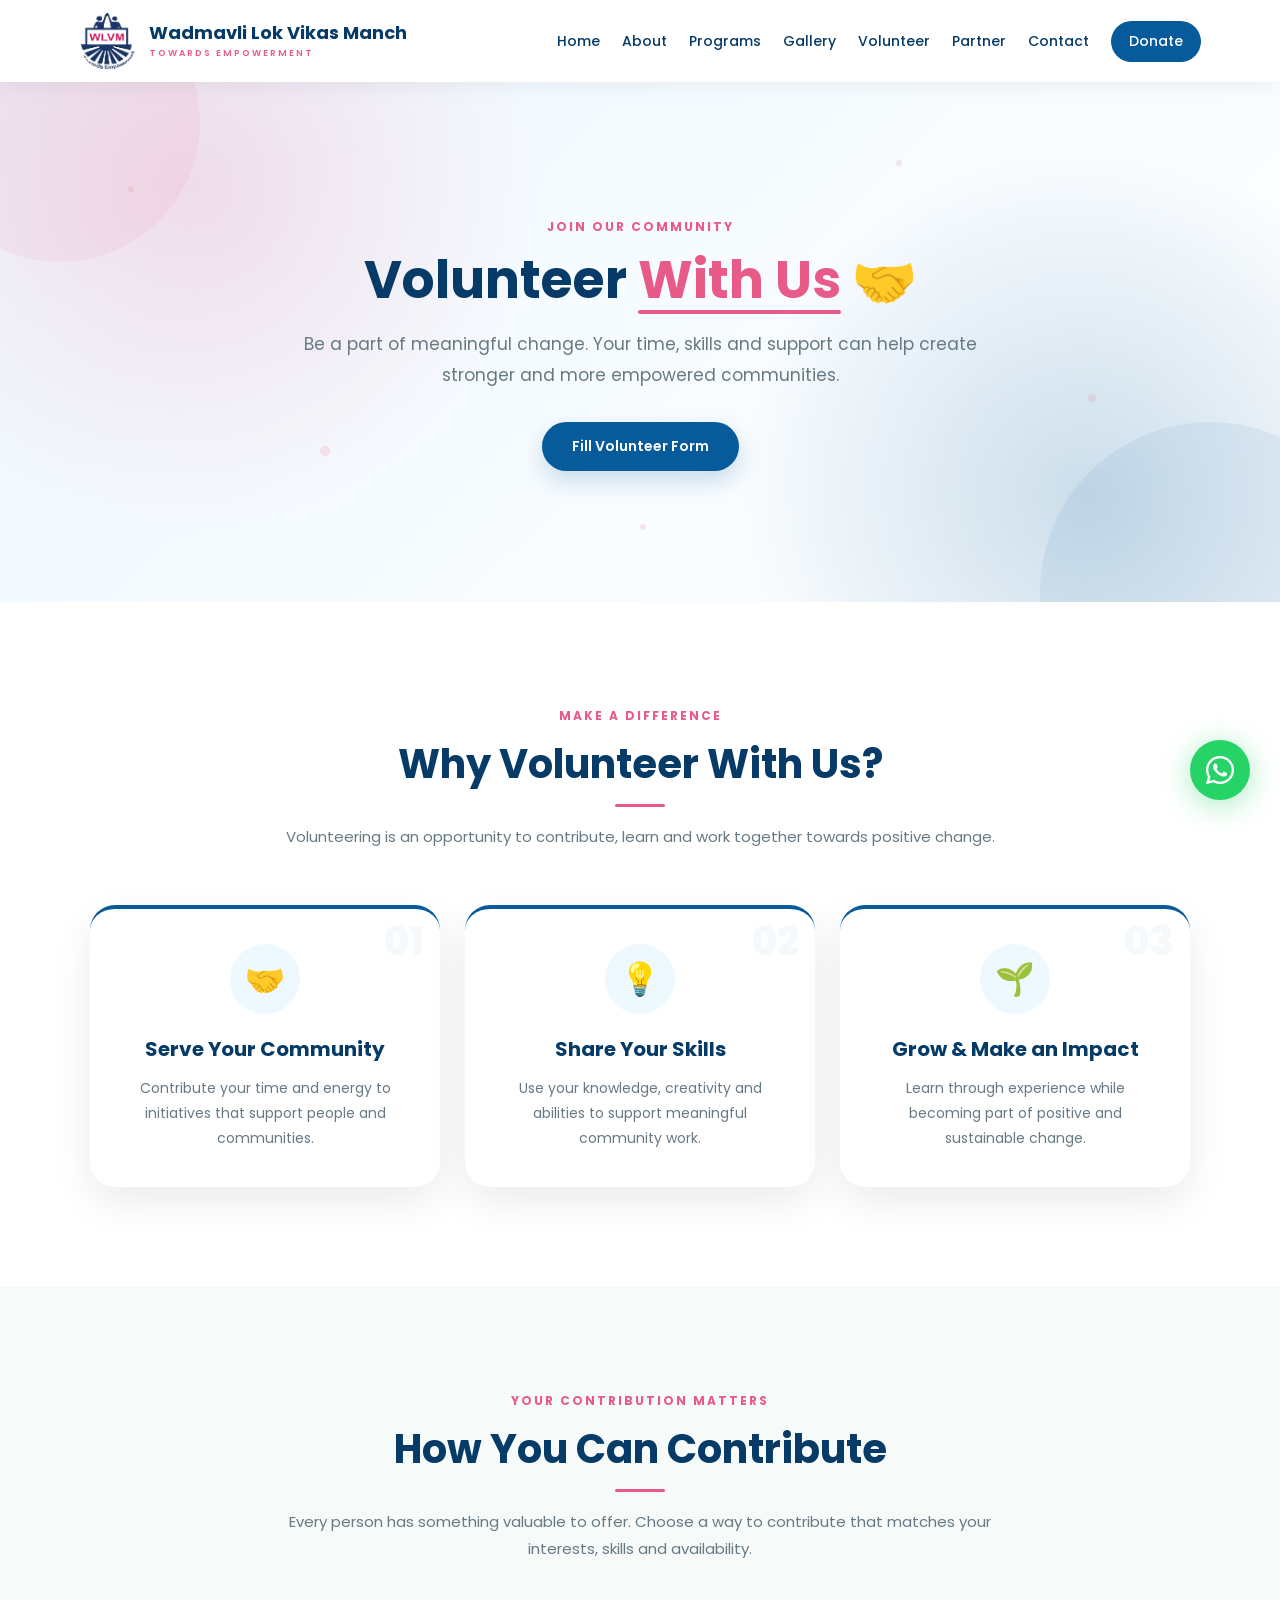
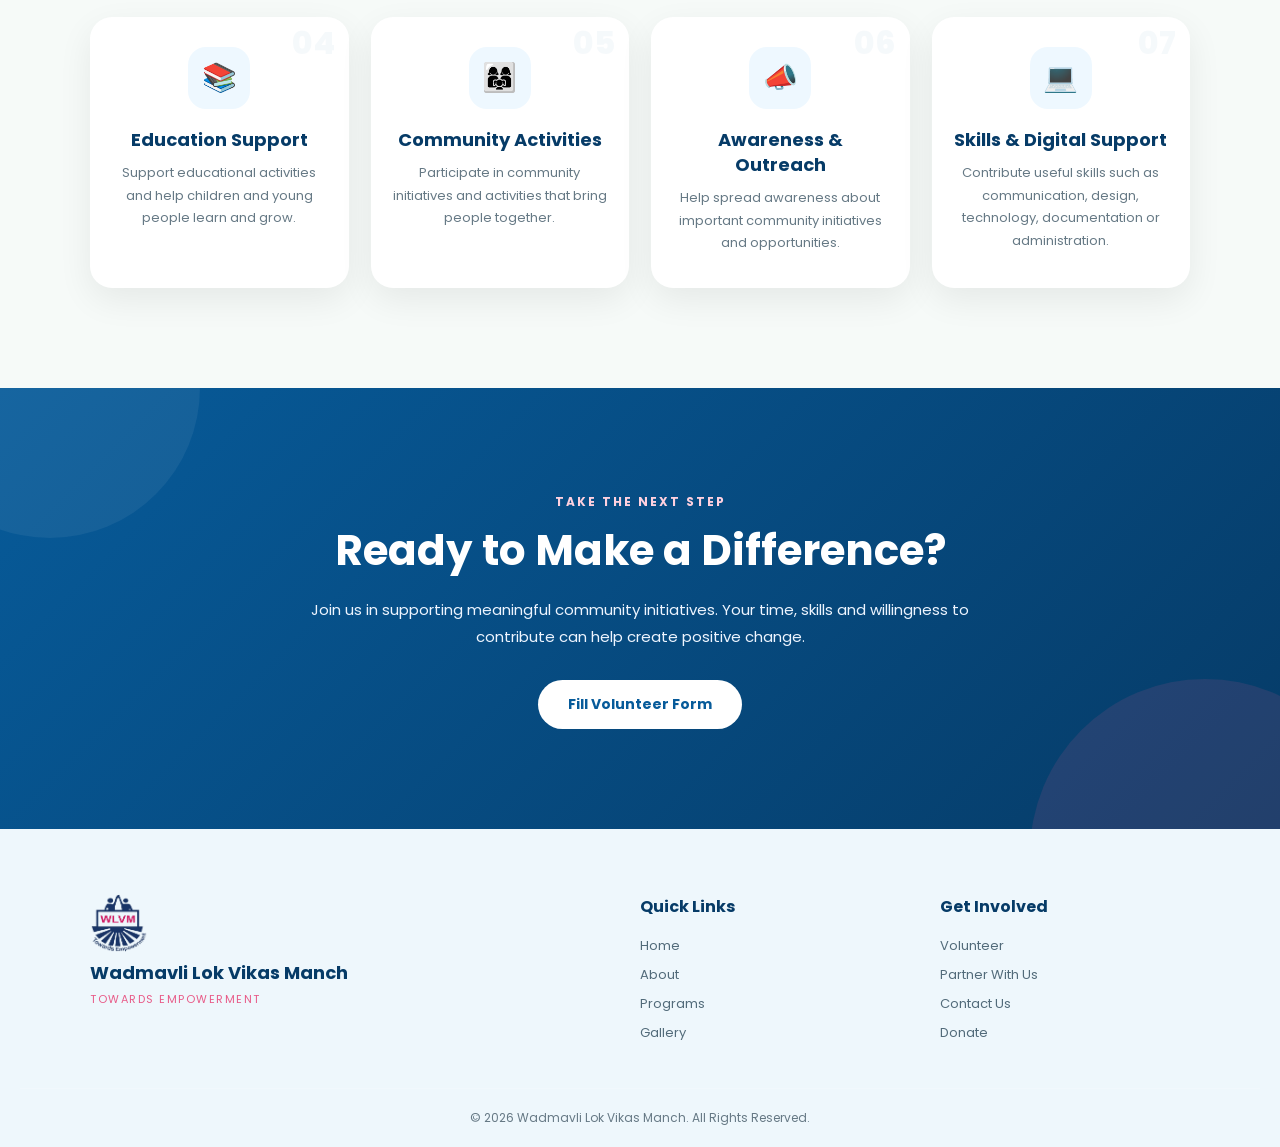
<file: volunteer.html>
<!DOCTYPE html>
<html lang="en">
<head>
    <meta charset="UTF-8">
    <meta name="viewport" content="width=device-width, initial-scale=1.0">
    <title>Volunteer With Us | Wadmavli Lok Vikas Manch</title>
    <meta name="description" content="Volunteer with Wadmavli Lok Vikas Manch and contribute your time, skills and support towards meaningful community development.">
    <link rel="preconnect" href="https://fonts.googleapis.com">
    <link rel="preconnect" href="https://fonts.gstatic.com" crossorigin>
    <link href="https://fonts.googleapis.com/css2?family=Poppins:wght@400;500;600;700;800&display=swap" rel="stylesheet">
    <link rel="stylesheet" href="https://cdnjs.cloudflare.com/ajax/libs/font-awesome/6.6.0/css/all.min.css">
    <link href="https://unpkg.com/aos@2.3.4/dist/aos.css" rel="stylesheet">
    <link rel="stylesheet" href="style.css" />
<script src="script.js" defer></script>
    <style>
        :root {
            --blue: #075b9a;
            --dark: #063b67;
            --pink: #e85b88;
            --light: #f6faf8;
            --white: #ffffff;
            --text: #263746;
            --muted: #667985;
        }

        * {
            margin: 0;
            padding: 0;
            box-sizing: border-box;
        }

        html {
            scroll-behavior: smooth;
        }

        body {
            font-family: 'Poppins', Arial, sans-serif;
            background: var(--light);
            color: var(--text);
            overflow-x: hidden;
        }

        .container {
            width: 90%;
            max-width: 1200px;
            margin: auto;
        }

        /* =========================
           HEADER
        ========================= */
        header {
            background: white;
            position: sticky;
            top: 0;
            z-index: 1000;
            box-shadow: 0 4px 20px rgba(0,0,0,.06);
        }

        .navbar {
            min-height: 82px;
            display: flex;
            align-items: center;
            justify-content: space-between;
            gap: 25px;
        }

        .logo-area {
            display: flex;
            align-items: center;
            gap: 12px;
        }

        .logo-image {
            width: 58px;
            height: 58px;
            object-fit: contain;
            border-radius: 50%;
        }

        .logo-text h2 {
            font-size: 18px;
            color: var(--dark);
            line-height: 1.2;
        }

        .logo-text span {
            display: block;
            color: var(--pink);
            font-size: 9px;
            letter-spacing: 2px;
            font-weight: 600;
            margin-top: 4px;
        }

        nav {
            display: flex;
            align-items: center;
            gap: 22px;
        }

        nav a {
            color: var(--dark);
            text-decoration: none;
            font-size: 14px;
            font-weight: 500;
            transition: .3s;
        }

        nav a:hover {
            color: var(--blue);
        }

        .nav-donate {
            background: var(--blue);
            color: white !important;
            padding: 10px 18px;
            border-radius: 25px;
        }

        .mobile-menu-btn {
            display: none;
            border: 0;
            background: none;
            color: var(--dark);
            font-size: 24px;
            cursor: pointer;
            padding: 8px;
        }

        @media(max-width:950px) {
            nav { display: none; }
            .mobile-menu-btn { display: flex; flex-shrink: 0; }
            .navbar { position: relative; }
            .navbar.mobile-open nav {
                display: flex;
                position: absolute;
                top: 100%;
                right: 0;
                width: 220px;
                flex-direction: column;
                align-items: stretch;
                gap: 0;
                background: white;
                padding: 10px 0;
                border-radius: 0 0 16px 16px;
                box-shadow: 0 12px 30px rgba(0,0,0,.15);
                z-index: 2000;
            }
            .navbar.mobile-open nav a {
                display: block;
                width: 100%;
                padding: 13px 20px;
                text-align: left;
                box-sizing: border-box;
            }
            .navbar.mobile-open nav a:hover {
                background: #f1f7fb;
            }
            .navbar.mobile-open .nav-donate {
                margin: 8px 12px;
                width: auto;
                text-align: center;
            }
        }

        /* =========================
           HERO with particles
        ========================= */
        .volunteer-hero {
            min-height: 520px;
            display: flex;
            align-items: center;
            justify-content: center;
            text-align: center;
            padding: 90px 20px;
            position: relative;
            overflow: hidden;
            background: radial-gradient(circle at 15% 20%, rgba(232,91,136,.18), transparent 30%),
                        radial-gradient(circle at 85% 80%, rgba(7,91,154,.20), transparent 30%),
                        linear-gradient(135deg,#eef8ff,#ffffff);
        }

        .volunteer-hero::before {
            content: "";
            position: absolute;
            width: 280px;
            height: 280px;
            border-radius: 50%;
            background: rgba(232,91,136,.08);
            top: -100px;
            left: -80px;
            animation: floatBlob 8s ease-in-out infinite;
        }

        .volunteer-hero::after {
            content: "";
            position: absolute;
            width: 340px;
            height: 340px;
            border-radius: 50%;
            background: rgba(7,91,154,.07);
            bottom: -160px;
            right: -100px;
            animation: floatBlob 10s ease-in-out infinite reverse;
        }

        .volunteer-hero .particle {
            position: absolute;
            width: 6px;
            height: 6px;
            border-radius: 50%;
            background: rgba(232,91,136,.15);
            animation: floatParticle 15s infinite linear;
        }
        .volunteer-hero .particle:nth-child(1) { left: 10%; top: 20%; animation-delay: 0s; }
        .volunteer-hero .particle:nth-child(2) { left: 25%; top: 70%; animation-delay: 2s; width: 10px; height: 10px; }
        .volunteer-hero .particle:nth-child(3) { left: 70%; top: 15%; animation-delay: 4s; }
        .volunteer-hero .particle:nth-child(4) { left: 85%; top: 60%; animation-delay: 1s; width: 8px; height: 8px; }
        .volunteer-hero .particle:nth-child(5) { left: 50%; top: 85%; animation-delay: 3s; }

        @keyframes floatParticle {
            0% { transform: translateY(0) rotate(0deg); opacity: 0.3; }
            50% { transform: translateY(-60px) rotate(180deg); opacity: 0.8; }
            100% { transform: translateY(0) rotate(360deg); opacity: 0.3; }
        }

        @keyframes floatBlob {
            0%, 100% { transform: translateY(0); }
            50% { transform: translateY(-30px); }
        }

        .hero-content {
            position: relative;
            z-index: 2;
            max-width: 780px;
            margin: auto;
        }

        .section-tag {
            display: inline-block;
            color: var(--pink);
            font-size: 12px;
            font-weight: 700;
            letter-spacing: 2px;
            margin-bottom: 14px;
            animation: fadeInDown 0.8s ease;
        }

        .hero-content h1 {
            color: var(--dark);
            font-size: 52px;
            line-height: 1.15;
            margin-bottom: 20px;
            animation: fadeInUp 0.8s ease 0.2s both;
        }

        .hero-content h1 span {
            color: var(--pink);
            position: relative;
        }

        .hero-content h1 span::after {
            content: "";
            position: absolute;
            bottom: 2px;
            left: 0;
            width: 100%;
            height: 4px;
            background: var(--pink);
            border-radius: 2px;
            animation: underlineGrow 1s ease 0.5s both;
        }

        @keyframes underlineGrow {
            from { width: 0; }
            to { width: 100%; }
        }

        .hero-content p {
            max-width: 680px;
            margin: 0 auto 32px;
            color: var(--muted);
            font-size: 17px;
            line-height: 1.8;
            animation: fadeInUp 0.8s ease 0.4s both;
        }

        @keyframes fadeInUp {
            from { opacity: 0; transform: translateY(30px); }
            to { opacity: 1; transform: translateY(0); }
        }

        @keyframes fadeInDown {
            from { opacity: 0; transform: translateY(-20px); }
            to { opacity: 1; transform: translateY(0); }
        }

        .btn {
            display: inline-flex;
            align-items: center;
            justify-content: center;
            text-decoration: none;
            border-radius: 30px;
            padding: 13px 28px;
            font-size: 14px;
            font-weight: 600;
            transition: .3s;
            border: none;
            cursor: pointer;
        }

        .btn-primary {
            background: var(--blue);
            color: white;
            padding: 14px 30px;
            border-radius: 30px;
            box-shadow: 0 10px 25px rgba(7,91,154,.20);
            animation: fadeInUp 0.8s ease 0.6s both;
        }

        .btn-primary:hover {
            background: var(--dark);
            transform: translateY(-3px) scale(1.02);
            box-shadow: 0 14px 35px rgba(7,91,154,.30);
        }

        @media(max-width:768px) {
            .volunteer-hero {
                min-height: 500px;
                padding: 70px 20px;
            }
            .hero-content h1 {
                font-size: 34px;
                line-height: 1.25;
            }
            .hero-content p {
                font-size: 14px;
                line-height: 1.8;
                margin-bottom: 26px;
            }
            .hero-content .btn {
                width: 100%;
                max-width: 300px;
            }
        }

        /* =========================
           WHY VOLUNTEER
        ========================= */
        .why-volunteer {
            padding: 100px 20px;
            background: #ffffff;
        }

        .why-volunteer .section-heading {
            max-width: 750px;
            margin: 0 auto;
            text-align: center;
        }

        .section-heading h2 {
            color: var(--dark);
            font-size: 40px;
            line-height: 1.25;
            margin-bottom: 15px;
        }

        .section-heading p {
            color: var(--muted);
            font-size: 15px;
            line-height: 1.8;
        }

        .deco-line {
            width: 50px;
            height: 3px;
            background: var(--pink);
            margin: 0 auto 16px;
            border-radius: 10px;
            animation: pulseWidth 2s infinite;
        }

        @keyframes pulseWidth {
            0%, 100% { width: 50px; }
            50% { width: 80px; }
        }

        .volunteer-benefits {
            width: 90%;
            max-width: 1100px;
            margin: 55px auto 0;
            display: grid;
            grid-template-columns: repeat(3, 1fr);
            gap: 25px;
        }

        .benefit-card {
            background: #ffffff;
            padding: 35px 28px;
            border-radius: 25px;
            text-align: center;
            box-shadow: 0 15px 40px rgba(0,0,0,.08);
            border-top: 4px solid var(--blue);
            transition: .5s cubic-bezier(0.23, 1, 0.32, 1);
            opacity: 0;
            transform: translateY(40px);
            animation: cardFadeIn 0.6s ease forwards;
            position: relative;
            overflow: hidden;
        }

        .benefit-card:nth-child(1) { animation-delay: 0.05s; }
        .benefit-card:nth-child(2) { animation-delay: 0.10s; }
        .benefit-card:nth-child(3) { animation-delay: 0.15s; }

        @keyframes cardFadeIn {
            to { opacity: 1; transform: translateY(0); }
        }

        .benefit-card::before {
            content: "";
            position: absolute;
            top: 0;
            left: 0;
            right: 0;
            bottom: 0;
            background: linear-gradient(135deg, rgba(7,91,154,.03), rgba(232,91,136,.03));
            opacity: 0;
            transition: .5s;
        }
        .benefit-card:hover::before {
            opacity: 1;
        }
        .benefit-card::after {
            content: "";
            position: absolute;
            top: -50%;
            left: -50%;
            width: 200%;
            height: 200%;
            background: radial-gradient(circle at center, rgba(232,91,136,.06), transparent 60%);
            opacity: 0;
            transition: .6s;
            transform: scale(0);
        }
        .benefit-card:hover::after {
            opacity: 1;
            transform: scale(1);
        }

        .benefit-card:hover {
            transform: translateY(-10px) scale(1.01);
            box-shadow: 0 25px 55px rgba(7,91,154,.18);
            border-top-color: var(--pink);
        }

        .benefit-icon {
            width: 70px;
            height: 70px;
            margin: 0 auto 20px;
            display: flex;
            align-items: center;
            justify-content: center;
            border-radius: 50%;
            background: #eef8ff;
            font-size: 32px;
            transition: .5s cubic-bezier(0.23, 1, 0.32, 1);
        }

        .benefit-card:hover .benefit-icon {
            transform: scale(1.1) rotate(-8deg);
            background: var(--pink);
            color: white;
        }

        .benefit-card .card-number {
            position: absolute;
            top: 12px;
            right: 16px;
            font-size: 40px;
            font-weight: 800;
            color: rgba(7,91,154,.04);
            transition: .4s;
            line-height: 1;
        }
        .benefit-card:hover .card-number {
            color: rgba(232,91,136,.08);
            transform: scale(1.1);
        }

        .benefit-card h3 {
            color: var(--dark);
            font-size: 20px;
            margin-bottom: 12px;
            transition: .3s;
        }
        .benefit-card:hover h3 {
            color: var(--blue);
        }

        .benefit-card p {
            color: var(--muted);
            font-size: 14px;
            line-height: 1.8;
        }

        @media(max-width:768px) {
            .why-volunteer { padding: 70px 20px; }
            .section-heading h2 { font-size: 28px; }
            .section-heading p { font-size: 14px; line-height: 1.75; }
            .volunteer-benefits {
                width: 100%;
                margin-top: 35px;
                grid-template-columns: 1fr;
                gap: 18px;
            }
            .benefit-card { padding: 28px 22px; border-radius: 22px; }
            .benefit-icon { width: 62px; height: 62px; font-size: 28px; margin-bottom: 15px; }
            .benefit-card h3 { font-size: 19px; }
            .benefit-card p { font-size: 14px; line-height: 1.75; }
        }

        /* =========================
           HOW YOU CAN CONTRIBUTE
        ========================= */
        .contribute-section {
            padding: 100px 20px;
            background: #f6faf8;
        }

        .contribute-section .section-heading {
            max-width: 760px;
            margin: 0 auto;
            text-align: center;
        }

        .contribute-grid {
            width: 90%;
            max-width: 1100px;
            margin: 55px auto 0;
            display: grid;
            grid-template-columns: repeat(4, 1fr);
            gap: 22px;
        }

        .contribute-card {
            background: white;
            padding: 30px 22px;
            border-radius: 22px;
            text-align: center;
            box-shadow: 0 12px 35px rgba(0,0,0,.07);
            transition: .5s cubic-bezier(0.23, 1, 0.32, 1);
            opacity: 0;
            transform: translateY(40px);
            animation: cardFadeIn 0.6s ease forwards;
            position: relative;
            overflow: hidden;
            border-bottom: 3px solid transparent;
        }

        .contribute-card:nth-child(1) { animation-delay: 0.05s; }
        .contribute-card:nth-child(2) { animation-delay: 0.10s; }
        .contribute-card:nth-child(3) { animation-delay: 0.15s; }
        .contribute-card:nth-child(4) { animation-delay: 0.20s; }

        .contribute-card::before {
            content: "";
            position: absolute;
            top: 0;
            left: 0;
            right: 0;
            bottom: 0;
            background: linear-gradient(135deg, rgba(7,91,154,.03), rgba(232,91,136,.03));
            opacity: 0;
            transition: .5s;
        }
        .contribute-card:hover::before {
            opacity: 1;
        }
        .contribute-card::after {
            content: "";
            position: absolute;
            top: -50%;
            left: -50%;
            width: 200%;
            height: 200%;
            background: radial-gradient(circle at center, rgba(232,91,136,.05), transparent 60%);
            opacity: 0;
            transition: .6s;
            transform: scale(0);
        }
        .contribute-card:hover::after {
            opacity: 1;
            transform: scale(1);
        }

        .contribute-card:hover {
            transform: translateY(-8px) scale(1.01);
            box-shadow: 0 22px 50px rgba(7,91,154,.15);
            border-bottom-color: var(--pink);
        }

        .contribute-icon {
            width: 62px;
            height: 62px;
            margin: 0 auto 18px;
            display: flex;
            align-items: center;
            justify-content: center;
            border-radius: 18px;
            background: #eef8ff;
            font-size: 28px;
            transition: .5s cubic-bezier(0.23, 1, 0.32, 1);
        }

        .contribute-card:hover .contribute-icon {
            transform: scale(1.1) rotate(-8deg) translateY(-4px);
            background: var(--pink);
            color: white;
        }

        .contribute-card .card-number {
            position: absolute;
            top: 10px;
            right: 14px;
            font-size: 32px;
            font-weight: 800;
            color: rgba(7,91,154,.04);
            transition: .4s;
            line-height: 1;
        }
        .contribute-card:hover .card-number {
            color: rgba(232,91,136,.08);
            transform: scale(1.1);
        }

        .contribute-card h3 {
            color: var(--dark);
            font-size: 18px;
            line-height: 1.4;
            margin-bottom: 10px;
            transition: .3s;
        }
        .contribute-card:hover h3 {
            color: var(--blue);
        }

        .contribute-card p {
            color: var(--muted);
            font-size: 13px;
            line-height: 1.75;
        }

        @media(max-width:768px) {
            .contribute-section { padding: 70px 20px; }
            .contribute-grid {
                width: 100%;
                margin-top: 35px;
                grid-template-columns: 1fr;
                gap: 18px;
            }
            .contribute-card { padding: 26px 22px; border-radius: 20px; }
            .contribute-icon { width: 58px; height: 58px; font-size: 26px; margin-bottom: 15px; }
            .contribute-card h3 { font-size: 18px; }
            .contribute-card p { font-size: 14px; line-height: 1.75; }
        }

        /* =========================
           VOLUNTEER CTA
        ========================= */
        .volunteer-cta {
            padding: 100px 20px;
            background: linear-gradient(135deg, var(--blue), var(--dark));
            color: white;
            text-align: center;
            position: relative;
            overflow: hidden;
        }

        .volunteer-cta::before {
            content: "";
            position: absolute;
            width: 300px;
            height: 300px;
            border-radius: 50%;
            background: rgba(255,255,255,.06);
            top: -150px;
            left: -100px;
            animation: floatBlob 8s ease-in-out infinite;
        }

        .volunteer-cta::after {
            content: "";
            position: absolute;
            width: 350px;
            height: 350px;
            border-radius: 50%;
            background: rgba(232,91,136,.12);
            bottom: -200px;
            right: -100px;
            animation: floatBlob 10s ease-in-out infinite reverse;
        }

        .cta-content {
            position: relative;
            z-index: 2;
            max-width: 750px;
            margin: auto;
        }

        .volunteer-cta .section-tag {
            color: #ffd1df;
        }

        .volunteer-cta h2 {
            font-size: 42px;
            line-height: 1.25;
            margin-bottom: 18px;
        }

        .volunteer-cta p {
            max-width: 680px;
            margin: 0 auto 30px;
            color: #eef5ff;
            font-size: 15px;
            line-height: 1.8;
        }

        .cta-button {
            display: inline-flex;
            align-items: center;
            justify-content: center;
            padding: 14px 30px;
            background: white;
            color: var(--blue);
            border-radius: 30px;
            text-decoration: none;
            font-size: 14px;
            font-weight: 700;
            transition: .4s cubic-bezier(0.23, 1, 0.32, 1);
            border: none;
            cursor: pointer;
        }

        .cta-button:hover {
            transform: translateY(-4px) scale(1.02);
            box-shadow: 0 14px 35px rgba(0,0,0,.25);
            color: var(--pink);
        }

        @media(max-width:768px) {
            .volunteer-cta { padding: 70px 20px; }
            .volunteer-cta h2 { font-size: 30px; line-height: 1.3; }
            .volunteer-cta p { font-size: 14px; line-height: 1.8; margin-bottom: 25px; }
            .cta-button { width: 100%; max-width: 300px; box-sizing: border-box; }
        }

        /* =========================
           SCROLL TOP BUTTON
        ========================= */
        .scroll-top {
            position: fixed;
            bottom: 30px;
            right: 30px;
            width: 50px;
            height: 50px;
            border-radius: 50%;
            background: var(--pink);
            color: white;
            border: none;
            font-size: 20px;
            cursor: pointer;
            box-shadow: 0 8px 25px rgba(232,91,136,.35);
            transition: .4s cubic-bezier(0.23, 1, 0.32, 1);
            opacity: 0;
            transform: translateY(20px);
            z-index: 999;
        }
        .scroll-top.visible {
            opacity: 1;
            transform: translateY(0);
        }
        .scroll-top:hover {
            background: var(--blue);
            transform: translateY(-4px) scale(1.05);
            box-shadow: 0 12px 35px rgba(7,91,154,.35);
        }

        /* =========================
           FOOTER
        ========================= */
        .site-footer {
            background: #eef7fc;
            color: #063b67;
            padding: 65px 20px 0;
        }

        .footer-content {
            width: 90%;
            max-width: 1100px;
            margin: auto;
            display: grid;
            grid-template-columns: 2fr 1fr 1fr;
            gap: 50px;
            padding-bottom: 45px;
        }

        .footer-brand h3 {
            font-size: 18px;
            margin-bottom: 5px;
            color: #063b67;
        }

        .footer-brand img {
            width: 58px;
            height: 58px;
            object-fit: contain;
        }

        .footer-brand p {
            color: #e85b88;
            font-size: 11px;
            letter-spacing: 1.5px;
            text-transform: uppercase;
        }

        .footer-links {
            display: flex;
            flex-direction: column;
            gap: 9px;
        }

        .footer-links h4 {
            color: #063b67;
            font-size: 16px;
            margin-bottom: 8px;
        }

        .footer-links a {
            color: #526b7a;
            text-decoration: none;
            font-size: 13px;
            transition: .3s;
        }

        .footer-links a:hover {
            color: #e85b88;
            transform: translateX(3px);
        }

        .footer-bottom {
            border-top: 1px solid rgba(255,255,255,.15);
            padding: 20px 10px;
            text-align: center;
        }

        .footer-bottom p {
            color: #667985;
            font-size: 12px;
        }

        @media(max-width:768px) {
            .site-footer { padding: 50px 20px 0; }
            .footer-content {
                width: 100%;
                grid-template-columns: 1fr;
                gap: 35px;
                padding-bottom: 35px;
            }
            .footer-brand { align-items: center; }
            .footer-brand img { width: 52px; height: 52px; }
            .footer-brand h3 { font-size: 17px; }
            .footer-links { gap: 10px; }
            .footer-links h4 { font-size: 15px; }
            .footer-links a { font-size: 13px; }
            .footer-bottom { padding: 18px 5px; }
            .footer-bottom p { font-size: 11px; line-height: 1.6; }
        }

        /* Mobile cleanup */
        @media(max-width:768px) {
            html, body { width: 100%; max-width: 100%; overflow-x: hidden; }
            section { width: 100%; max-width: 100%; box-sizing: border-box; }
            img { max-width: 100%; }
            h1, h2, h3, h4, p { max-width: 100%; overflow-wrap: break-word; }
            .navbar {
                width: calc(100% - 30px);
                min-height: 72px;
                margin: auto;
            }
            .logo-area { min-width: 0; gap: 8px; }
            .logo-image { width: 48px; height: 48px; flex-shrink: 0; }
            .logo-text { min-width: 0; }
            .logo-text h2 { font-size: 14px; line-height: 1.25; }
            .logo-text span { font-size: 7px; letter-spacing: 1.3px; }
            .mobile-menu-btn { flex-shrink: 0; }
            .volunteer-hero { width: 100%; min-height: 470px; padding: 65px 18px; }
            .hero-content { width: 100%; }
            .hero-content h1 { font-size: 32px; }
            .hero-content p { width: 100%; font-size: 14px; }
            .section-heading { width: 100%; }
            .section-heading h2 { font-size: 27px; }
            .benefit-card, .contribute-card { width: 100%; box-sizing: border-box; }
            .volunteer-cta { width: 100%; padding-left: 18px; padding-right: 18px; }
            .cta-content { width: 100%; }
            .volunteer-cta h2 { font-size: 29px; }
            .site-footer { width: 100%; box-sizing: border-box; }
            .footer-content { width: 100%; }
        }
    </style>
</head>
<body>

<header>
    <div class="container navbar">
        <div class="logo-area">
            <img src="logo.png" alt="Wadmavli Lok Vikas Manch Logo" class="logo-image">
            <div class="logo-text">
                <h2>Wadmavli Lok Vikas Manch</h2>
                <span>TOWARDS EMPOWERMENT</span>
            </div>
        </div>
        <nav>
            <a href="index.html">Home</a>
            <a href="about.html">About</a>
            <a href="programs.html">Programs</a>
            <a href="gallery.html">Gallery</a>
            <a href="volunteer.html">Volunteer</a>
            <a href="partner.html">Partner</a>
            <a href="contact.html">Contact</a>
            <a href="donate.html" class="nav-donate">Donate</a>
        </nav>
        <button class="mobile-menu-btn" onclick="toggleMobileMenu()" aria-label="Open navigation menu" aria-expanded="false">
            <i class="fa-solid fa-bars"></i>
        </button>
    </div>
</header>

<main>
    <section class="volunteer-hero">
        <div class="particle"></div>
        <div class="particle"></div>
        <div class="particle"></div>
        <div class="particle"></div>
        <div class="particle"></div>
        <div class="hero-content">
            <span class="section-tag">JOIN OUR COMMUNITY</span>
            <h1>Volunteer <span>With Us</span> 🤝</h1>
            <p>Be a part of meaningful change. Your time, skills and support can help create stronger and more empowered communities.</p>
            <a href="https://docs.google.com/forms/d/e/1FAIpQLScgubJQB8u1lvD_9spCR9BqPeuGJ-7jccSpsxkGoiu6dfNdnQ/viewform?usp=publish-editor" target="_blank" class="btn btn-primary">
                Fill Volunteer Form
            </a>
        </div>
    </section>

    <section class="why-volunteer">
        <div class="section-heading" data-aos="fade-up">
            <span class="section-tag">MAKE A DIFFERENCE</span>
            <h2>Why Volunteer With Us?</h2>
            <div class="deco-line"></div>
            <p>Volunteering is an opportunity to contribute, learn and work together towards positive change.</p>
        </div>

        <div class="volunteer-benefits">
            <div class="benefit-card">
                <span class="card-number">01</span>
                <div class="benefit-icon">🤝</div>
                <h3>Serve Your Community</h3>
                <p>Contribute your time and energy to initiatives that support people and communities.</p>
            </div>

            <div class="benefit-card">
                <span class="card-number">02</span>
                <div class="benefit-icon">💡</div>
                <h3>Share Your Skills</h3>
                <p>Use your knowledge, creativity and abilities to support meaningful community work.</p>
            </div>

            <div class="benefit-card">
                <span class="card-number">03</span>
                <div class="benefit-icon">🌱</div>
                <h3>Grow & Make an Impact</h3>
                <p>Learn through experience while becoming part of positive and sustainable change.</p>
            </div>
        </div>
    </section>

    <section class="contribute-section">
        <div class="section-heading" data-aos="fade-up">
            <span class="section-tag">YOUR CONTRIBUTION MATTERS</span>
            <h2>How You Can Contribute</h2>
            <div class="deco-line"></div>
            <p>Every person has something valuable to offer. Choose a way to contribute that matches your interests, skills and availability.</p>
        </div>

        <div class="contribute-grid">
            <div class="contribute-card">
                <span class="card-number">04</span>
                <div class="contribute-icon">📚</div>
                <h3>Education Support</h3>
                <p>Support educational activities and help children and young people learn and grow.</p>
            </div>

            <div class="contribute-card">
                <span class="card-number">05</span>
                <div class="contribute-icon">👩‍👩‍👧</div>
                <h3>Community Activities</h3>
                <p>Participate in community initiatives and activities that bring people together.</p>
            </div>

            <div class="contribute-card">
                <span class="card-number">06</span>
                <div class="contribute-icon">📣</div>
                <h3>Awareness & Outreach</h3>
                <p>Help spread awareness about important community initiatives and opportunities.</p>
            </div>

            <div class="contribute-card">
                <span class="card-number">07</span>
                <div class="contribute-icon">💻</div>
                <h3>Skills & Digital Support</h3>
                <p>Contribute useful skills such as communication, design, technology, documentation or administration.</p>
            </div>
        </div>
    </section>

    <section class="volunteer-cta">
        <div class="cta-content" data-aos="fade-up">
            <span class="section-tag">TAKE THE NEXT STEP</span>
            <h2>Ready to Make a Difference?</h2>
            <p>Join us in supporting meaningful community initiatives. Your time, skills and willingness to contribute can help create positive change.</p>
            <a href="https://docs.google.com/forms/d/e/1FAIpQLScgubJQB8u1lvD_9spCR9BqPeuGJ-7jccSpsxkGoiu6dfNdnQ/viewform?usp=publish-editor" target="_blank" rel="noopener noreferrer" class="cta-button">
                Fill Volunteer Form
            </a>
        </div>
    </section>
</main>

<footer class="site-footer">
    <div class="footer-content">
        <div class="footer-brand">
            <img src="logo.png" alt="Wadmavli Lok Vikas Manch Logo">
            <div>
                <h3>Wadmavli Lok Vikas Manch</h3>
                <p>Towards Empowerment</p>
            </div>
        </div>
        <div class="footer-links">
            <h4>Quick Links</h4>
            <a href="index.html">Home</a>
            <a href="about.html">About</a>
            <a href="programs.html">Programs</a>
            <a href="gallery.html">Gallery</a>
        </div>
        <div class="footer-links">
            <h4>Get Involved</h4>
            <a href="volunteer.html">Volunteer</a>
            <a href="partner.html">Partner With Us</a>
            <a href="contact.html">Contact Us</a>
            <a href="donate.html">Donate</a>
        </div>
    </div>
    <div class="footer-bottom">
        <p>© 2026 Wadmavli Lok Vikas Manch. All Rights Reserved.</p>
    </div>
</footer>

<!-- Scroll to Top Button -->
<button class="scroll-top" id="scrollTopBtn" onclick="window.scrollTo({top:0,behavior:'smooth'})">
    <i class="fas fa-arrow-up"></i>
</button>

<script src="https://unpkg.com/aos@2.3.4/dist/aos.js"></script>
<script>
    // AOS Animation
    AOS.init({
        duration: 800,
        once: true,
        offset: 50
    });

    // Mobile Menu
    function toggleMobileMenu() {
        const navbar = document.querySelector(".navbar");
        const button = document.querySelector(".mobile-menu-btn");
        if (!navbar || !button) return;
        navbar.classList.toggle("mobile-open");
        const isOpen = navbar.classList.contains("mobile-open");
        button.setAttribute("aria-expanded", isOpen ? "true" : "false");
    }

    // Scroll to Top Button
    const scrollBtn = document.getElementById('scrollTopBtn');
    window.addEventListener('scroll', function() {
        if (window.scrollY > 400) {
            scrollBtn.classList.add('visible');
        } else {
            scrollBtn.classList.remove('visible');
        }
    });
</script>
</body>
</html>
</file>
<file: style.css>
/* =========================================
   STYLE.CSS - Common Styles for All Pages
   ========================================= */

/* =========================
   WHATSAPP FLOATING BUTTON
========================= */
.whatsapp-float {
    position: fixed;
    bottom: 100px;  /* Position above scroll button */
    right: 30px;
    width: 60px;
    height: 60px;
    background: #25D366;
    color: white !important;
    border-radius: 50%;
    display: flex;
    align-items: center;
    justify-content: center;
    font-size: 32px;
    box-shadow: 0 5px 30px rgba(37, 211, 102, 0.4);
    z-index: 999;
    transition: all 0.3s ease;
    text-decoration: none;
    animation: pulse-whatsapp 2s infinite;
}

/* Tooltip - positioned to the left */
.whatsapp-float .whatsapp-tooltip {
    position: absolute;
    right: 72px;
    background: rgba(0, 0, 0, 0.8);
    color: white;
    padding: 6px 14px;
    border-radius: 20px;
    font-size: 13px;
    font-weight: 500;
    white-space: nowrap;
    opacity: 0;
    pointer-events: none;
    transition: all 0.3s ease;
    font-family: 'Poppins', sans-serif;
}

.whatsapp-float .whatsapp-tooltip::after {
    content: '';
    position: absolute;
    right: -8px;
    top: 50%;
    transform: translateY(-50%);
    border-left: 8px solid rgba(0, 0, 0, 0.8);
    border-top: 6px solid transparent;
    border-bottom: 6px solid transparent;
}

.whatsapp-float:hover .whatsapp-tooltip {
    opacity: 1;
    transform: translateX(-5px);
}

/* =========================
   SCROLL TO TOP BUTTON
========================= */
.scroll-top {
    position: fixed;
    bottom: 30px;  /* At the bottom */
    right: 30px;
    width: 45px;
    height: 45px;
    border-radius: 50%;
    background: var(--pink, #e85b88);
    color: white;
    border: none;
    font-size: 18px;
    cursor: pointer;
    box-shadow: 0 8px 25px rgba(232, 91, 136, 0.3);
    transition: all 0.3s ease;
    opacity: 0;
    transform: translateY(20px);
    z-index: 998;
}

.scroll-top.visible {
    opacity: 1;
    transform: translateY(0);
}

.scroll-top:hover {
    background: var(--dark, #063b67);
    transform: translateY(-3px);
    box-shadow: 0 12px 30px rgba(6, 59, 103, 0.35);
}

/* =========================
   RESPONSIVE - Mobile
========================= */
@media(max-width:600px) {
    .whatsapp-float {
        width: 55px;
        height: 55px;
        font-size: 28px;
        bottom: 85px;  /* Mobile: above scroll button */
        right: 20px;
    }
    
    .whatsapp-float .whatsapp-tooltip {
        display: none;  /* Hide tooltip on mobile */
    }
    
    .scroll-top {
        bottom: 20px;  /* ✅ CORRECT - At the very bottom */
        right: 20px;
        width: 40px;
        height: 40px;
        font-size: 16px;
    }
}

/* =========================
   FORM SUCCESS/ERROR MESSAGES
========================= */
#formSuccess, #formError {
    padding: 16px 20px;
    border-radius: 12px;
    margin-bottom: 20px;
    font-size: 14px;
    line-height: 1.6;
    animation: slideDown 0.3s ease;
    display: none;
}

#formSuccess {
    background: #d4edda;
    border: 1px solid #c3e6cb;
    color: #155724;
}

#formSuccess i {
    color: #28a745;
    margin-right: 10px;
}

#formError {
    background: #f8d7da;
    border: 1px solid #f5c6cb;
    color: #721c24;
}

#formError i {
    color: #dc3545;
    margin-right: 10px;
}

@keyframes slideDown {
    from {
        opacity: 0;
        transform: translateY(-10px);
    }
    to {
        opacity: 1;
        transform: translateY(0);
    }
}

/* =========================
   LOADING STATE FOR BUTTONS
========================= */
.btn-loading {
    opacity: 0.7;
    pointer-events: none;
}

.btn-loading i {
    animation: spin 1s linear infinite;
}

@keyframes spin {
    from { transform: rotate(0deg); }
    to { transform: rotate(360deg); }
}

/* =========================
   CONTAINER - Full Width
========================= */
.container {
    width: 94%;
    max-width: 1400px;
    margin: auto;
    padding: 0 15px;
}

/* For sections with background colors - stretch full width */
.section {
    padding: 70px 0;
    width: 100%;
}

/* Keep hero content centered */
.hero-content {
    max-width: 900px;  /* Increased from 780px */
    margin: auto;
}

/* For text-heavy sections, keep readability */
.about-main p,
.program-card p,
.story-text p {
    max-width: 100%;
}

/* =========================
   RESPONSIVE - Adjust for smaller screens
========================= */
@media(max-width:1200px) {
    .container {
        width: 95%;
        max-width: 1200px;
    }
}

@media(max-width:768px) {
    .container {
        width: 96%;
        padding: 0 10px;
    }
    
    .hero-content {
        max-width: 100%;
    }
}

@media(max-width:480px) {
    .container {
        width: 98%;
        padding: 0 8px;
    }
}
/* =========================
   DROPDOWN MENU
========================= */

/* Dropdown container */
.nav-dropdown {
    position: relative;
    display: inline-block;
}

/* Dropdown trigger link */
.dropdown-trigger {
    color: var(--dark);
    font-size: 14px;
    font-weight: 500;
    text-decoration: none;
    transition: .3s;
    cursor: pointer;
    padding: 10px 0;
    display: flex;
    align-items: center;
    gap: 6px;
}

.dropdown-trigger i {
    font-size: 11px;
    transition: .3s;
}

.nav-dropdown:hover .dropdown-trigger i {
    transform: rotate(180deg);
}

.dropdown-trigger:hover {
    color: var(--blue);
}

/* Dropdown menu - hidden by default */
.dropdown-menu {
    display: none;
    position: absolute;
    top: 100%;
    left: 0;
    min-width: 220px;
    background: white;
    padding: 8px 0;
    border-radius: 12px;
    box-shadow: 0 12px 35px rgba(0, 0, 0, 0.12);
    z-index: 999;
    border: 1px solid rgba(0, 0, 0, 0.06);
    opacity: 0;
    transform: translateY(10px);
    transition: all 0.3s ease;
    pointer-events: none;
}

/* Show dropdown on hover */
.nav-dropdown:hover .dropdown-menu {
    display: block;
    opacity: 1;
    transform: translateY(0);
    pointer-events: auto;
}

/* Dropdown items */
.dropdown-menu a {
    display: block;
    padding: 10px 20px;
    font-size: 13px;
    font-weight: 500;
    color: var(--dark);
    text-decoration: none;
    transition: .3s;
    white-space: nowrap;
}

.dropdown-menu a:hover {
    background: #f5f0ff;
    color: var(--blue);
    padding-left: 26px;
}

/* Add a small triangle on top of dropdown */
.dropdown-menu::before {
    content: '';
    position: absolute;
    top: -8px;
    left: 20px;
    width: 0;
    height: 0;
    border-left: 8px solid transparent;
    border-right: 8px solid transparent;
    border-bottom: 8px solid white;
    filter: drop-shadow(0 -2px 5px rgba(0, 0, 0, 0.04));
}

/* =========================
   MOBILE RESPONSIVE
========================= */
@media (max-width: 950px) {
    /* On mobile, dropdown becomes part of the menu */
    .nav-dropdown {
        width: 100%;
    }
    
    .dropdown-trigger {
        padding: 13px 20px;
        justify-content: space-between;
        width: 100%;
    }
    
    .dropdown-menu {
        position: static;
        box-shadow: none;
        border-radius: 0;
        padding: 0;
        background: #f8f6fc;
        opacity: 1;
        transform: none;
        display: none;
        border: none;
        pointer-events: auto;
    }
    
    .dropdown-menu::before {
        display: none;
    }
    
    .dropdown-menu a {
        padding: 10px 20px 10px 40px;
        font-size: 13px;
    }
    
    .dropdown-menu a:hover {
        padding-left: 46px;
    }
    
    /* Show dropdown on click for mobile */
    .nav-dropdown.active .dropdown-menu {
        display: block;
    }
}
</file>
